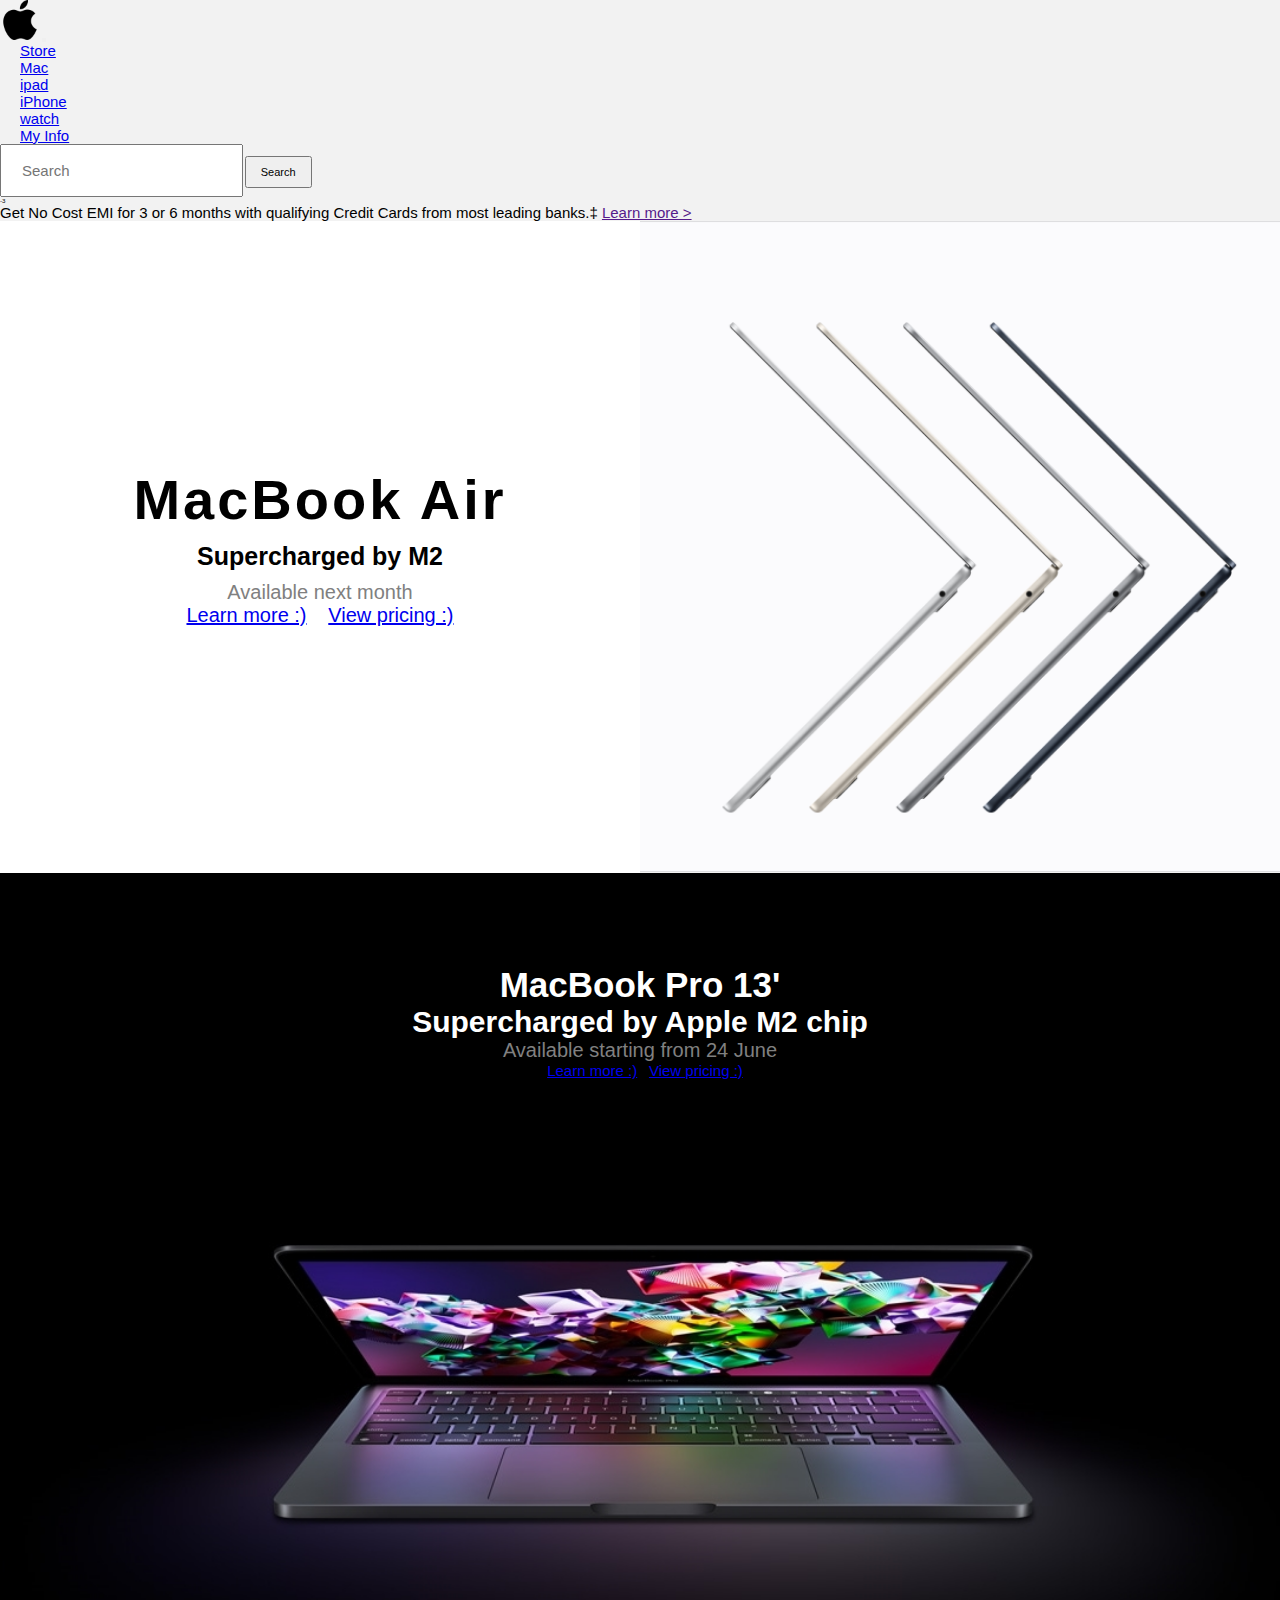
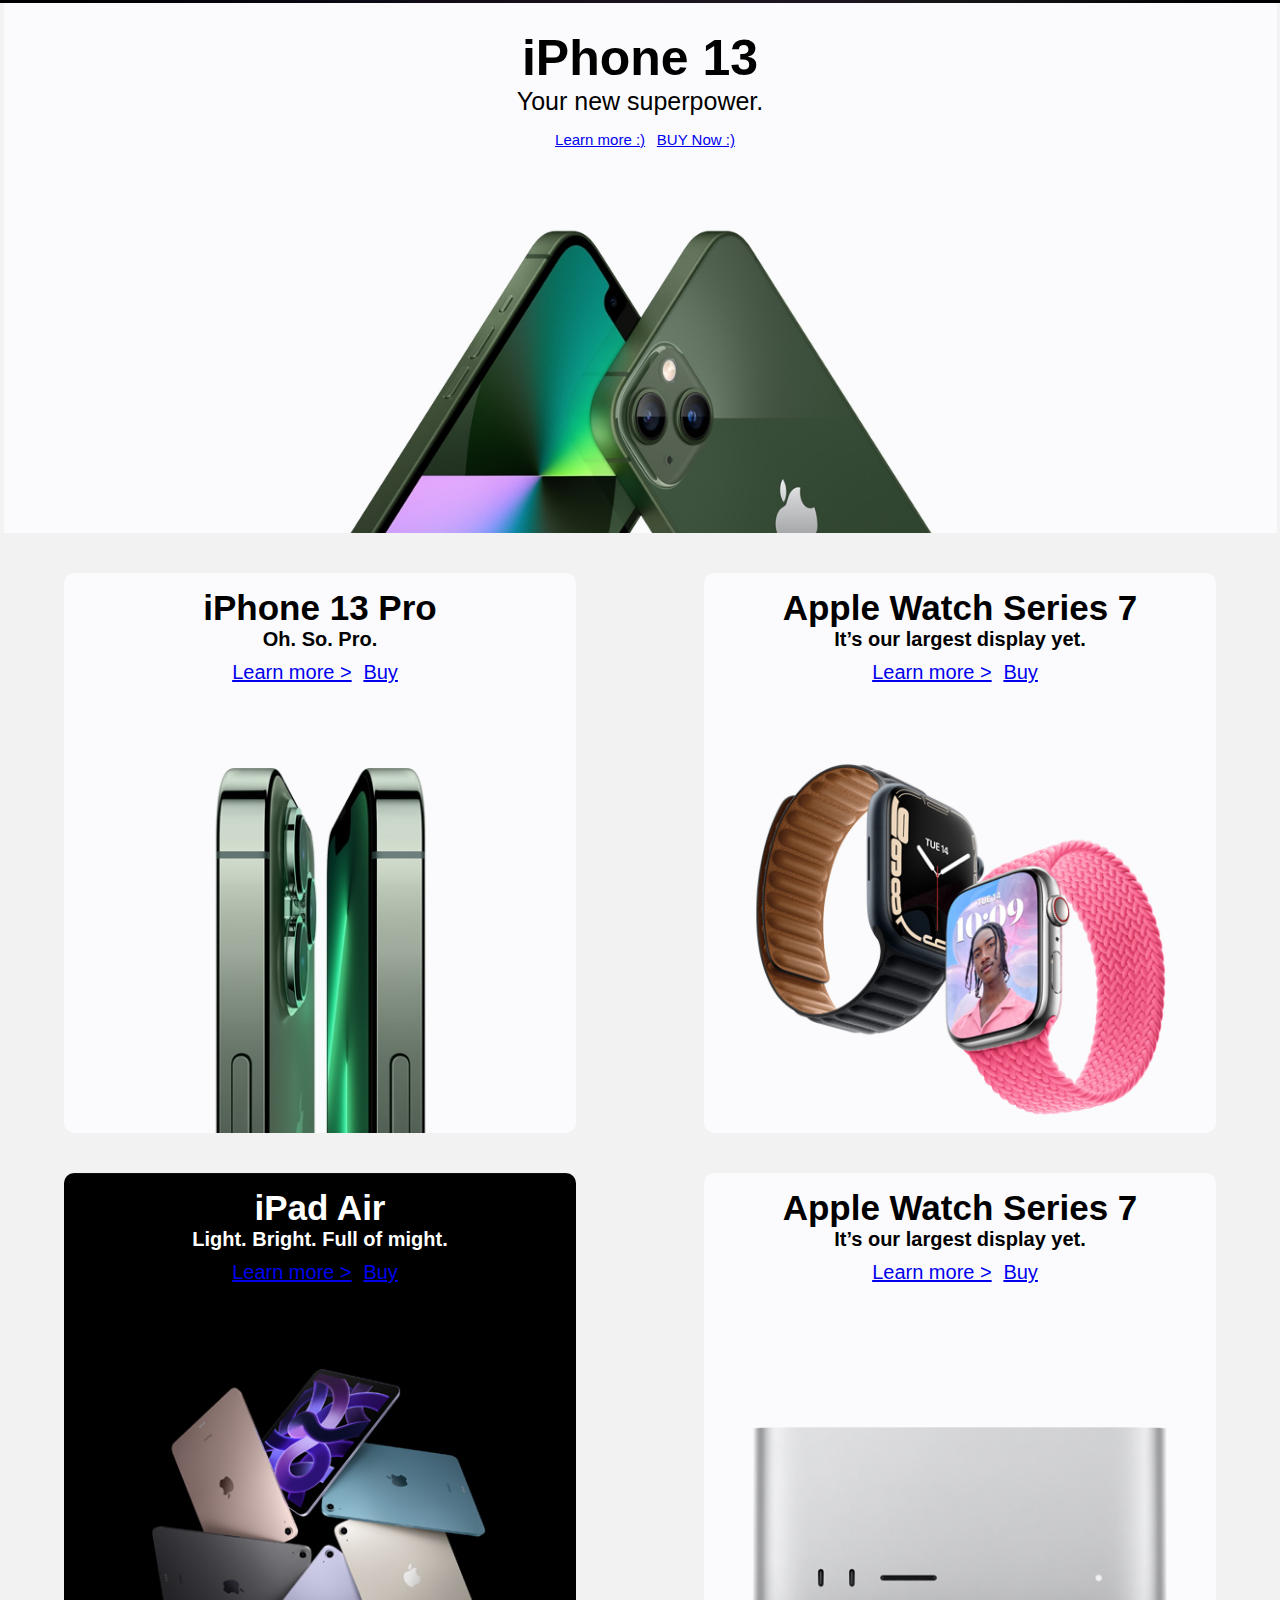
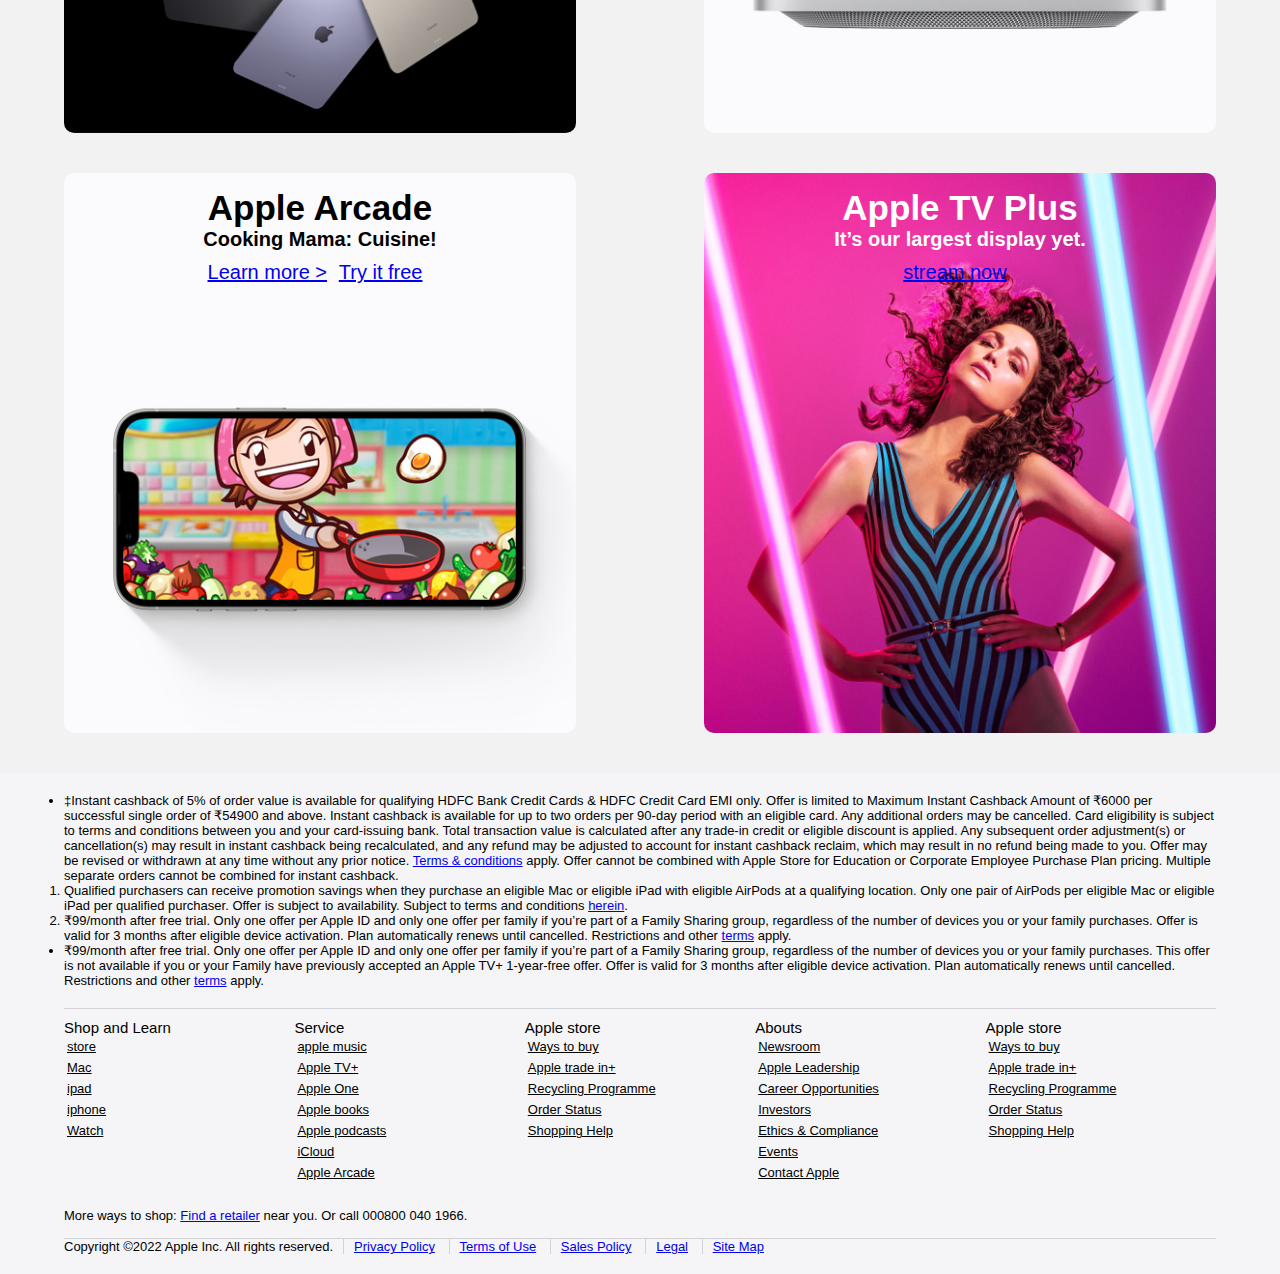
<file: index.html>
<!doctype html>
<html lang="en">
  <head>
    <meta charset="utf-8">
    <meta http-equiv="X-UA-Compatible" content="IE=edge">
    <meta name="viewport" content="width=device-width, initial-scale=1">
    <title> Apple (IN) </title>
    <link rel="stylesheet" href="https://cdn.jsdelivr.net/npm/bootstrap@4.6.1/dist/css/bootstrap.min.css" integrity="sha384-zCbKRCUGaJDkqS1kPbPd7TveP5iyJE0EjAuZQTgFLD2ylzuqKfdKlfG/eSrtxUkn" crossorigin="anonymous">
    <!-- from here the link are related font -->
    <link rel="preconnect" href="https://fonts.googleapis.com">
    <link rel="preconnect" href="https://fonts.gstatic.com" crossorigin>
    <link href="https://fonts.googleapis.com/css2?family=Bebas+Neue&display=swap" rel="stylesheet">
    <link rel="preconnect" href="https://fonts.googleapis.com">
    <link rel="preconnect" href="https://fonts.gstatic.com" crossorigin>
    <link href="https://fonts.googleapis.com/css2?family=Anton&display=swap" rel="stylesheet">
    <link rel="preconnect" href="https://fonts.googleapis.com">
    <link rel="preconnect" href="https://fonts.gstatic.com" crossorigin>
    <link href="https://fonts.googleapis.com/css2?family=Niramit:wght@300;400;600&display=swap" rel="stylesheet">
    <!-- The font styling ends here -->
    <link rel="stylesheet" href="./css/application.min.css">
  </head>
  <body>
    <header>
        <div class="main-head">
            <nav class="navbar  navbar-expand-lg navbar-light bg-light shadow">
                <div class="container">
                        <a class="navbar-brand" href="#"><img src="./images/iconmonstr-apple-os-1-240.png" width="40px" height="40px"></a>
                        <button class="navbar-toggler" type="button" data-toggle="collapse" data-target="#navbarNav" aria-controls="navbarNav" aria-expanded="false" aria-label="Toggle navigation">
                        <span class="navbar-toggler-icon"></span>
                        </button>
                        <div class="collapse navbar-collapse" id="navbarNav">
                          <div class="a-section d-flex">
                            <ul class="navbar-nav">
                              <li class="nav-item ">
                              <a class="nav-link active" href="index.html">Store</a>
                              </li>
                              <li class="nav-item">
                              <a class="nav-link active" href="./mac.html">Mac</a>
                              </li>
                              <li class="nav-item">
                              <a class="nav-link active" href="./ipad.html">ipad</a>
                              </li>
                              <li class="nav-item">
                              <a class="nav-link active" href="./iphone.html">iPhone</a>
                              </li>
                              <li class="nav-item">
                                <a class="nav-link active" href="./watch.html">watch</a>
                                </li>
                                <li class="nav-item">
                                  <a class="nav-link active" href="./info.html">My Info</a>
                              </li>
                          </ul>
                          </div>
                        
                          <div class="b-section ml-4">
                            <form class="form-inline">
                                <input  class="form-control mr-sm-2 padding-4" type="search" placeholder="Search" aria-label="Search">
                                <button class="btn btn-outline-success my-2 my-sm-0" type="submit">Search</button>
                            </form>
                          </div>
                        </div>
                </div>
            </nav>
        </div>
    </header>
      <!-- home img-1 start here -->
         <div class="main-container">
          -3      <div class="fst-para m-2 text-center">
                  <p class="comman-font p-1">Get No Cost EMI for 3 or 6 months with qualifying Credit Cards from most leading banks.‡ <a href=""> Learn more ></a> </p>
                </div>

                <div class="home-img-1">
                   <div class="data-1 center-all-data">
                       <div class="main-data">
                            <h2>MacBook Air</h2>
                            <h3>Supercharged by M2</h3>
                            <p class="subhead">Available next month</p>

                          <div class="a-tag pt-3">
                            <a href="#" class="link subhead">Learn more :)</a>
                            <a href="#" class="subhead link-1">View pricing :)</a>
                        </div>
                       </div>
                      
                      </div>   
                       <div class="img1">
                            <img src="./images/home-imgs/hero_macbookair__el7scava26mq_large-main-1-new.png" alt="" srcset="">
                       </div>
                </div>

                 <!-- home img-1 end here -->


                  <!-- home img-2start here -->

                <div class="home-img-2 responsive-img">
                     <div class="img-2 data-2">
                         <h2 class="headline">MacBook Pro 13'</h2>
                         <h3>Supercharged by Apple M2 chip</h3>
                         <p>Available starting from 24 June</p>
                            <div class="a-tag pt-3">
                              <a href="#" class="link">Learn more :)</a>
                              <a href="#" class=" link-1 link">View pricing :)</a>
                          </div>
                     </div>
                </div>

                 <!-- home img-3 start here -->

                <div class="home-img-3 mt-5 responsive-img-3 responsive-img-540">
                   <div class="data-3">
                      <h2 class="iPhone-hedding">iPhone 13</h2> 
                      <p class="super-para">Your new superpower.</p>
                   <div class="a-tag">
                        <a href="#" class="link">Learn more :)</a>
                        <a href="#" class=" link-1 link">BUY Now :)</a>
                    </div>
                </div>
              </div>

               <!-- home img-3 end here -->
         </div>

         <!-- ==============================================
                  col-1 start here for  main-shop-home
          =================================================-->
         <div class="main-shop-home">
                <div class="iphone-phone img-size responsive-size">
                  <h4 class="headline">iPhone 13 Pro</h4>
                  <h5 class="subhead">Oh. So. Pro.</h5>
                  <div class="cta-links">
                    <a class="icon icon-after" href="#">Learn more ></a>
                    <a class="icon icon-after" href="#">Buy</a>
                  </div>
                </div>

                <div class="watch img-size responsive-size">
                  <!-- <h4 class="headline">iPhone 13 Pro</h4> -->
                    <h4 class="headline">
                      <span class="visuallyhidden">Apple Watch Series 7</span>
                    </h4>
                    <h5 class="subhead">It’s our largest display yet.</h5>
                  <div class="cta-links">
                    <a class="icon icon-after" href="#">Learn more ></a>
                    <a class="icon icon-after" href="#">Buy</a>
                  </div>
                </div>
         </div>

          <!-- ==============================================
                  col-2 start here for  main-shop-home
          =================================================-->

         <div class="main-shop-home">
          <div class="ipad-img img-size responsive-size">
            <h4 class="headline headline-new">iPad Air</h4>
            </h4>
            <h5 class="subhead headline-new">Light. Bright. Full of might.</h5>
            <div class="cta-links">
              <a class="icon icon-after" href="#">Learn more ></a>
              <a class="icon icon-after" href="#">Buy</a>
            </div>
          </div>

          <div class="mac-img img-size responsive-size">
            <!-- <h4 class="headline">iPhone 13 Pro</h4> -->
              <h4 class="headline"> Apple Watch Series 7 </h4>
              <h5 class="subhead">It’s our largest display yet.</h5>
            <div class="cta-links">
              <a class="icon icon-after" href="#">Learn more ></a>
              <a class="icon icon-after" href="#">Buy</a>
            </div>
          </div>
   </div>

    <!-- ==============================================
                  col-3 start here for  main-shop-home
          =================================================-->

   <div class="main-shop-home">
      <div class="cooking-img img-size responsive-size">
           <h4 class="headline">Apple Arcade</h4>
           <h5 class="subhead">Cooking Mama: Cuisine!</h5>
       <div class="cta-links">
          <a class="icon icon-after" href="#">Learn more ></a>
          <a class="icon icon-after" href="#">Try it free</a>
       </div>
    </div>

    <div class="promo-img img-size responsive-size">
              <h4 class="headline headline-new "> Apple TV Plus </h4>
              <h5 class="subhead headline-new">It’s our largest display yet.</h5>

          <div class="cta-links">
            <a class="icon icon-after" href="#">stream now</a>
         </div>
         
    </div>
</div>

 <!-- ==============================================
                  footer start here for  info
          =================================================-->


          <footer class="main-footer">
               <div class="foot-body">
                    <ul>
                      <li class="foot-note-0 main">‡Instant cashback of 5% of order value is available for
                         qualifying HDFC Bank Credit Cards &amp; HDFC Credit Card EMI only. Offer is
                         limited to Maximum Instant Cashback Amount of ₹6000 per successful single order
                         of ₹54900 and above. Instant cashback is available for up to two orders per 90-day
                          period with an eligible card. Any additional orders may be cancelled. Card eligibility
                           is subject to terms and conditions between you and your card-issuing bank. Total transaction 
                           value is calculated after any trade-in credit or eligible discount is applied. Any subsequent
                            order adjustment(s) or cancellation(s) may result in instant cashback being recalculated, and 
                            any refund may be adjusted to account for instant cashback reclaim, which may result in no refund 
                            being made to you. Offer may be revised or withdrawn at any time without any prior notice.
                             <a href="#">Terms &amp; conditions</a> apply. Offer cannot be combined with Apple&nbsp;Store
                             for Education or Corporate Employee Purchase Plan pricing. Multiple separate orders cannot be 
                             combined for instant cashback.
                       </li>
                   </ul> 
                    <ol>
                        <li class="footnote-1 main">
                           Qualified purchasers can receive promotion savings when they purchase an eligible Mac or eligible iPad 
                           with eligible AirPods at a qualifying location. Only one pair of AirPods per eligible Mac or eligible
                            iPad per qualified purchaser. Offer is subject to availability. Subject to terms and conditions 
                            <a href="#">herein</a>.
                       </li>
                       <li class="footnote-2 main">₹99/month after free trial. Only one offer per Apple ID and only one offer per family if you’re
                         part of a Family Sharing group, regardless of the number of devices you or your family purchases. Offer is valid for 3 months
                          after eligible device activation. Plan automatically renews until cancelled. Restrictions and other
                           <a href="#">terms</a>&nbsp;apply.</li>
                     
                  </ol>
                  <ul>
                     <li class="main last-line">₹99/month after free trial. Only one offer per Apple ID and only one offer per family if you’re part of a Family Sharing group, regardless of the number of devices you or your family purchases. This offer is not available if you or your Family have previously accepted an Apple TV+ 1-year-free offer. Offer is valid for 3 months after eligible device activation. Plan automatically renews until cancelled. Restrictions and other <a href="/in/promo/">terms</a>&nbsp;apply.</li>
                  </ul>


                  <nav class="foot-nav">
                       <div class="col-one">
                           <ul class="un-list">
                              <p class="heding-ft main">Shop and Learn</p>
                                 <li class="link-nav main">
                                     <a href="#">store</a>
                                 </li>
                                 <li class="link-nav main">
                                  <a href="#">Mac</a>
                              </li>
                              <li class="link-nav main">
                                <a href="#">ipad</a>
                            </li>
                               <li class="link-nav main">
                                   <a href="#">iphone</a>
                                </li>
                                <li class="link-nav main">
                                    <a href="#">Watch</a>
                                </li>
                           </ul>
                           <ul class="un-list">
                            <p class="heding-ft main">Service</p>
                               <li class="link-nav main">
                                   <a href="#">apple music</a>
                               </li>
                               <li class="link-nav main">
                                <a href="#">Apple TV+</a>
                            </li>
                            <li class="link-nav main">
                              <a href="#">Apple One</a>
                          </li>
                             <li class="link-nav main">
                                 <a href="#">Apple books</a>
                              </li>
                              <li class="link-nav main">
                                  <a href="#">Apple podcasts</a>
                              </li>
                              <li class="link-nav main">
                               <a href="#">iCloud</a>
                           </li>
                           <li class="link-nav main">
                             <a href="#">Apple Arcade</a>
                         </li>
                         </ul>
                       </div>

                   <!-- col-2 start here -->

                       <div class="col-one col-two">
                        <ul class="un-list">
                           <p class="heding-ft main">Apple store</p>
                              <li class="link-nav main">
                                  <a href="#">Ways to buy</a>
                              </li>
                              <li class="link-nav main">
                               <a href="#">Apple trade in+</a>
                           </li>
                           <li class="link-nav main">
                             <a href="#">Recycling Programme</a>
                         </li>
                            <li class="link-nav main">
                                <a href="#">Order Status</a>
                             </li>
                             <li class="link-nav main">
                                 <a href="#">Shopping Help</a>
                             </li>
                        </ul>

                        <ul class="un-list">
                          <p class="heding-ft main">Abouts</p>
                             <li class="link-nav main">
                                 <a href="#">Newsroom</a>
                             </li>
                             <li class="link-nav main">
                              <a href="#">Apple Leadership</a>
                          </li>
                          <li class="link-nav main">
                            <a href="#">Career Opportunities</a>
                        </li>
                           <li class="link-nav main">
                               <a href="#">Investors</a>
                            </li>
                            <li class="link-nav main">
                                <a href="#"> Ethics & Compliance</a>
                            </li>
                            <li class="link-nav main">
                             <a href="#">Events</a>
                         </li>
                         <li class="link-nav main">
                           <a href="#">Contact Apple</a>
                       </li>
                       </ul>
                    </div>


                    <div class="col-last col-one">
                      <ul class="un-list">
                         <p class="heding-ft main">Apple store</p>
                            <li class="link-nav main">
                                <a href="#">Ways to buy</a>
                            </li>
                            <li class="link-nav main">
                             <a href="#">Apple trade in+</a>
                         </li>
                         <li class="link-nav main">
                           <a href="#">Recycling Programme</a>
                       </li>
                          <li class="link-nav main">
                              <a href="#">Order Status</a>
                           </li>
                           <li class="link-nav main">
                               <a href="#">Shopping Help</a>
                           </li>
                      </ul>
                    </div>
                  </nav>

                  <div class="footer-contact foot-body1">
                    More ways to shop: <a href="#">Find a retailer</a> near you.
                     <span class="number">Or call 000800&nbsp;040&nbsp;1966.</span>
                  </div>
               </div>

               <div class="footer-main-last pt-3">
               <p class="copyright">
                 Copyright ©2022
                 Apple Inc. All rights reserved.
               </p> 
              
                <div class="footer-links-last">
                  <a class="footer-link" href="#">Privacy Policy</a>
                  <a class="footer-link" href="#">Terms of Use</a>
                  <a class="footer-link" href="#">Sales Policy</a>
                  <a class="footer-link" href="#">Legal</a>
                  <a class="footer-link" href="#">Site Map</a>
                </div>
              </div>


               
          </footer>

  
    <script src="https://cdn.jsdelivr.net/npm/jquery@3.5.1/dist/jquery.slim.min.js" integrity="sha384-DfXdz2htPH0lsSSs5nCTpuj/zy4C+OGpamoFVy38MVBnE+IbbVYUew+OrCXaRkfj" crossorigin="anonymous"></script>
    <script src="https://cdn.jsdelivr.net/npm/bootstrap@4.6.1/dist/js/bootstrap.bundle.min.js" integrity="sha384-fQybjgWLrvvRgtW6bFlB7jaZrFsaBXjsOMm/tB9LTS58ONXgqbR9W8oWht/amnpF" crossorigin="anonymous"></script>

    <script src="./js/apple.js"></script>
  </body>
</html>
</file>
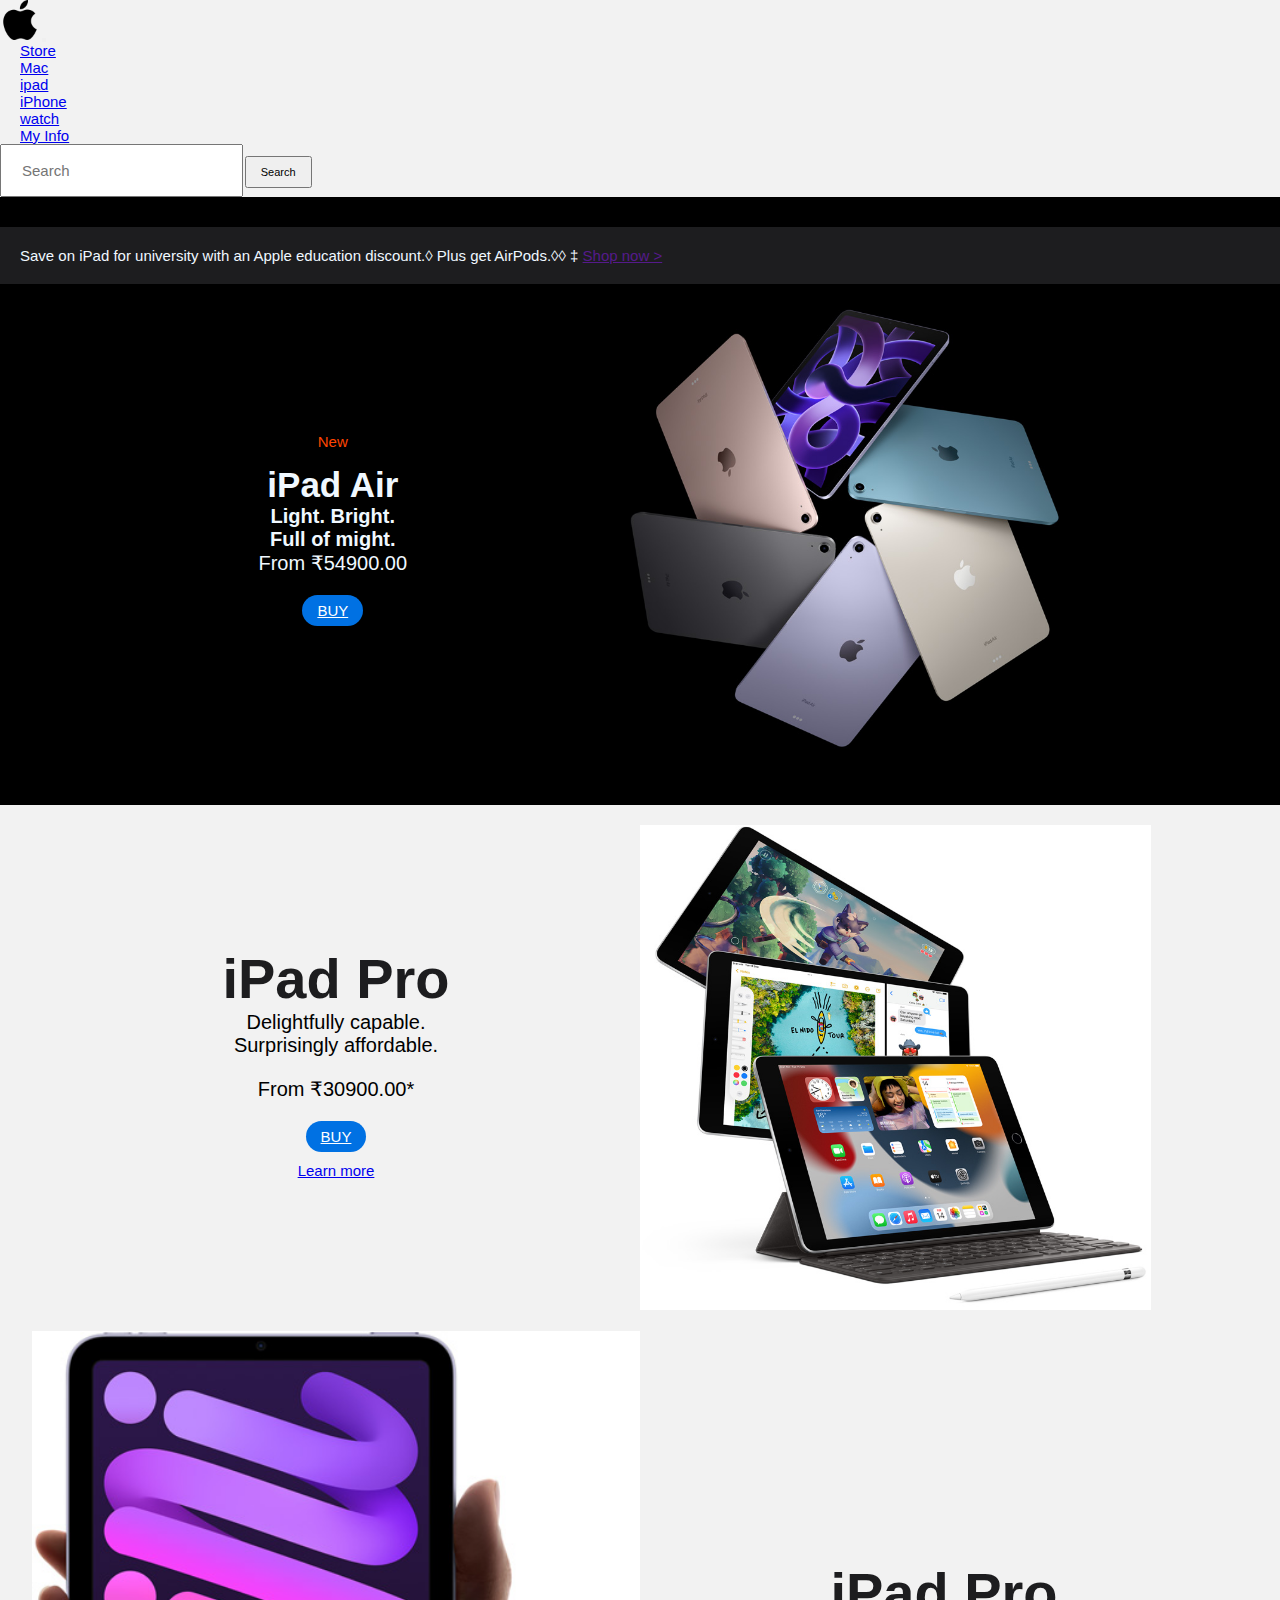
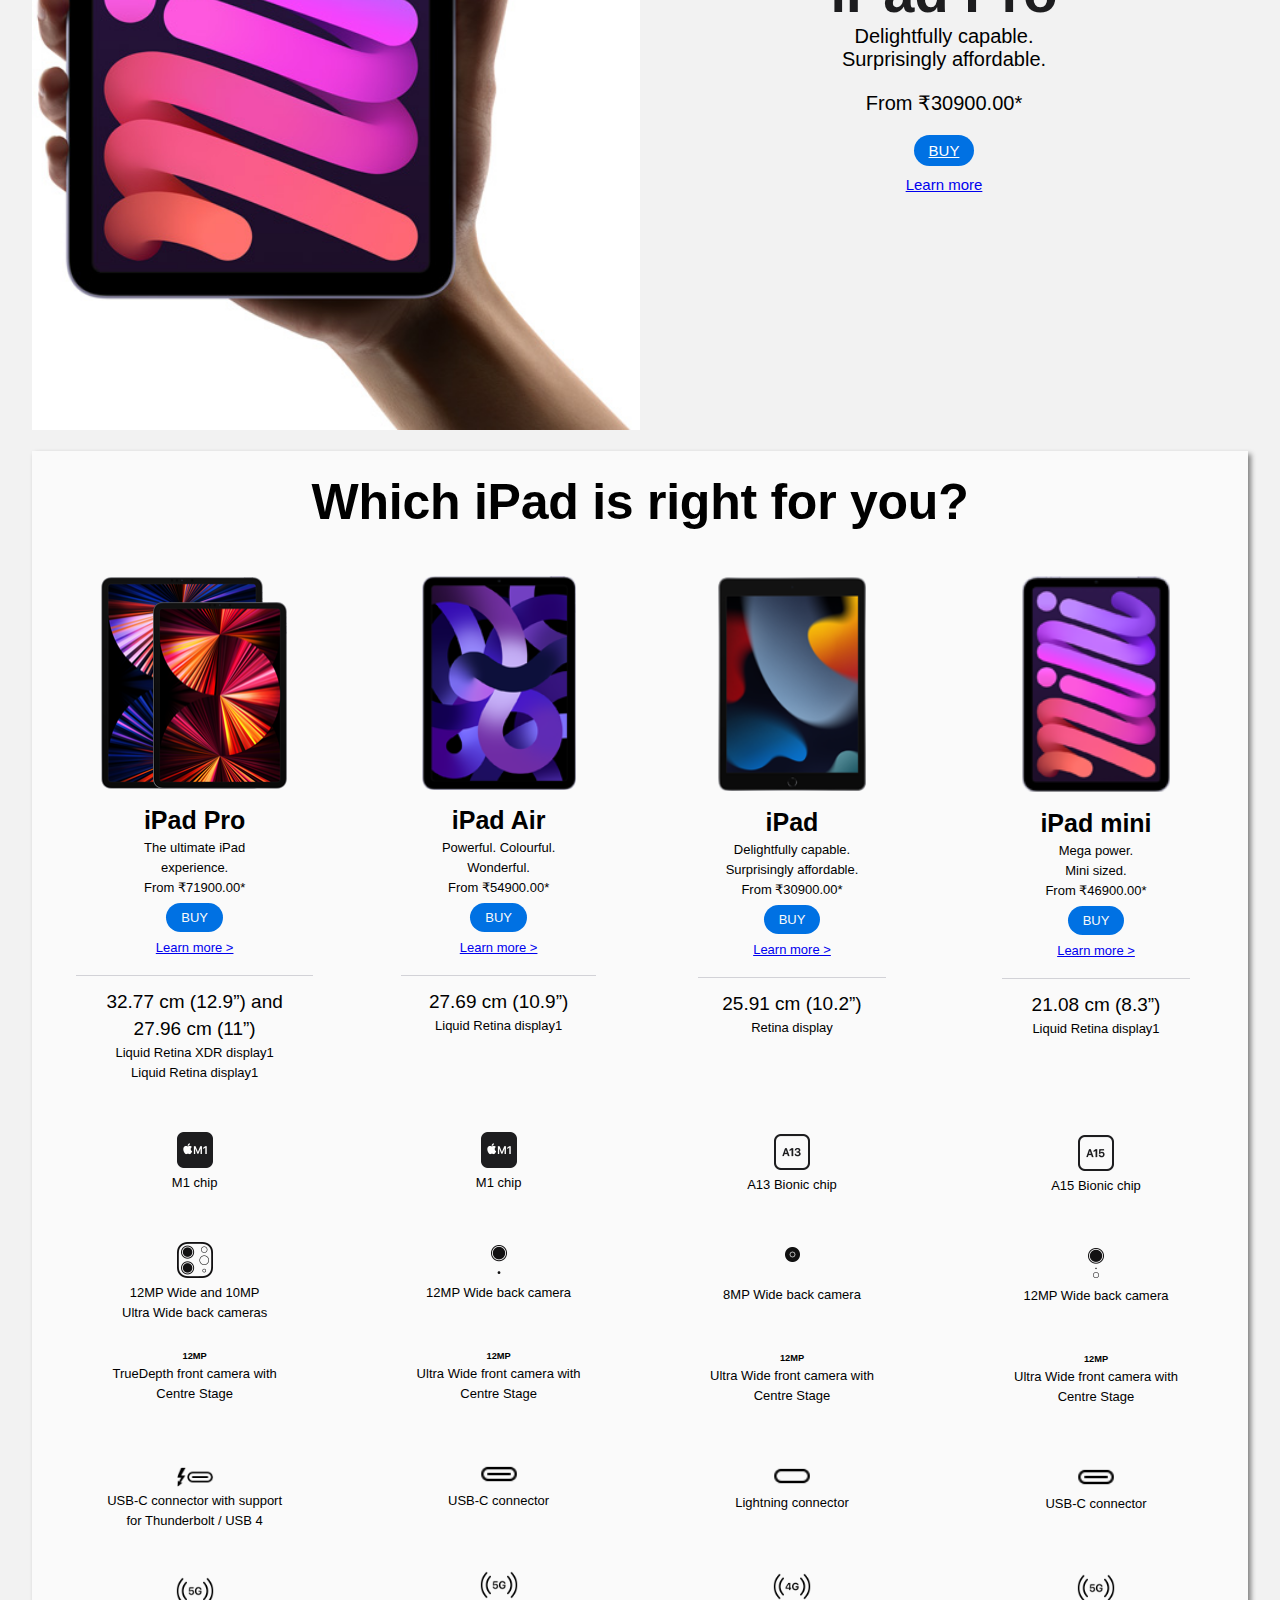
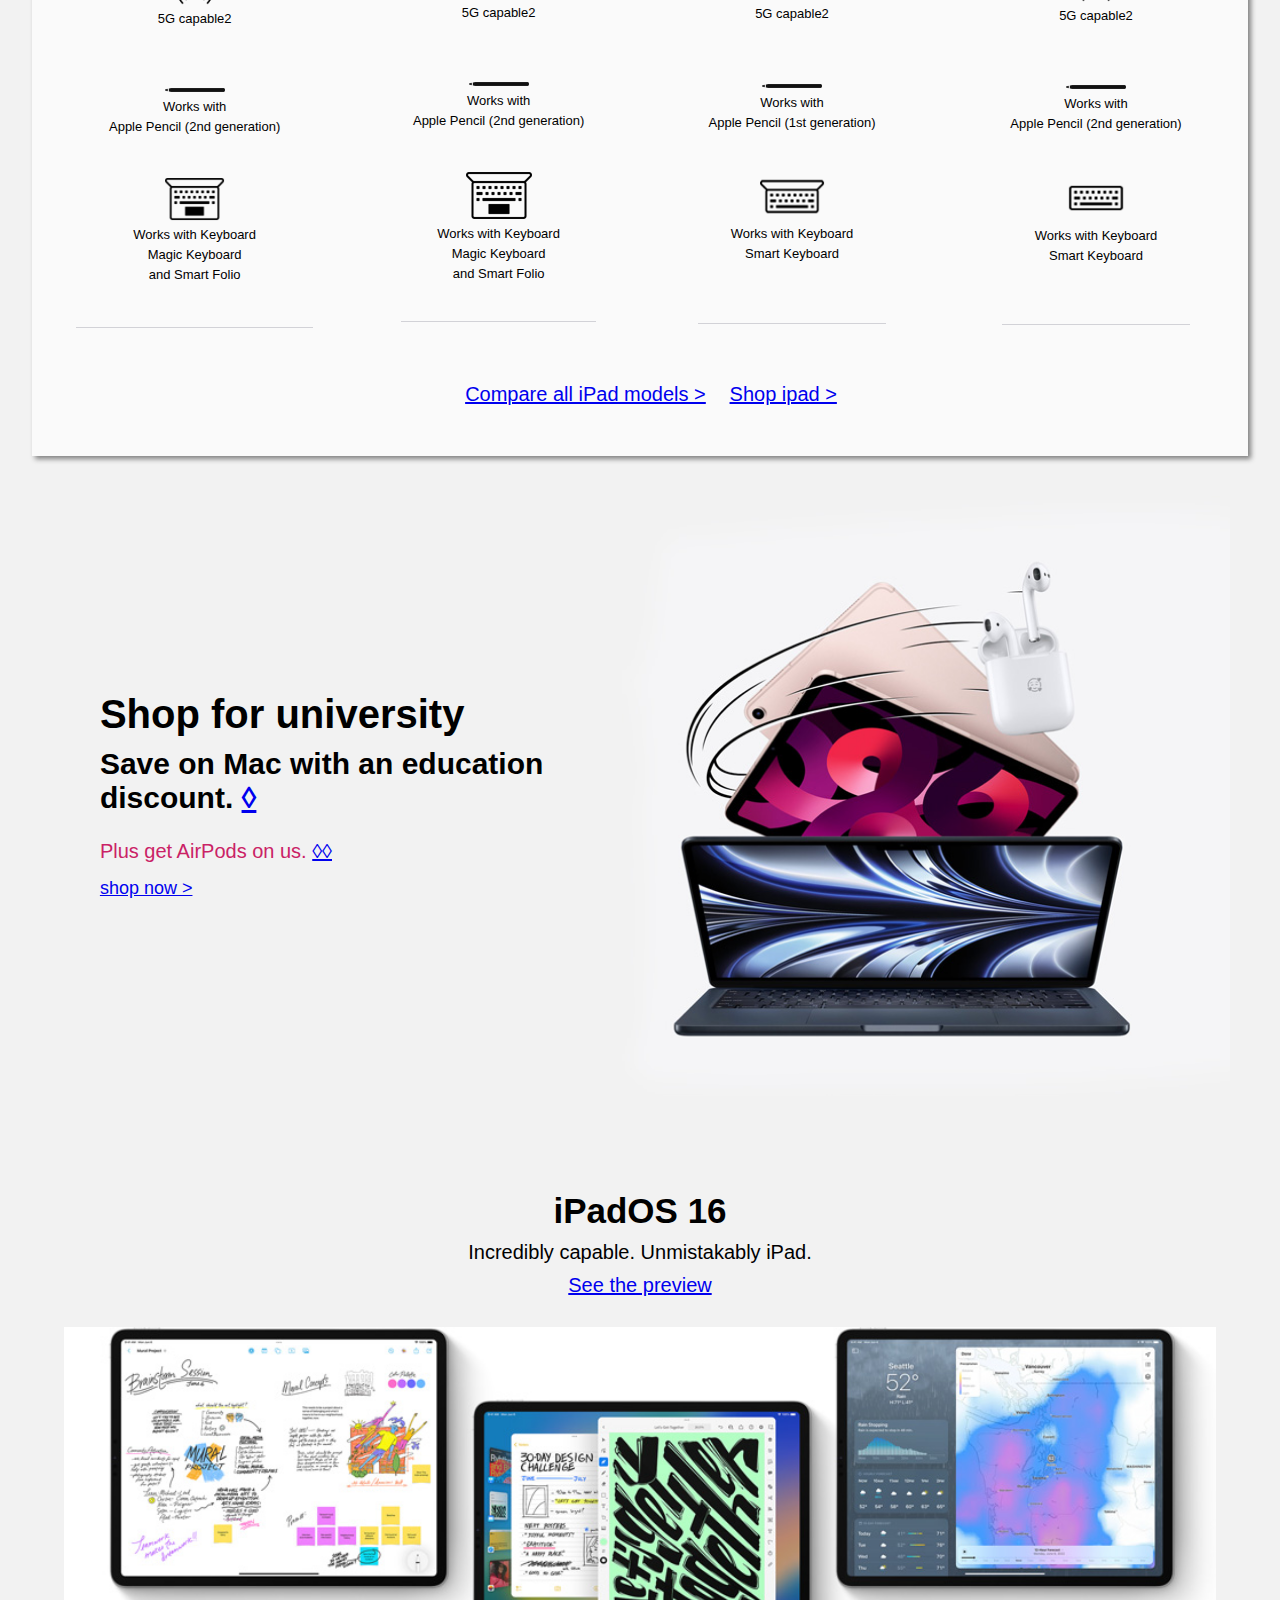
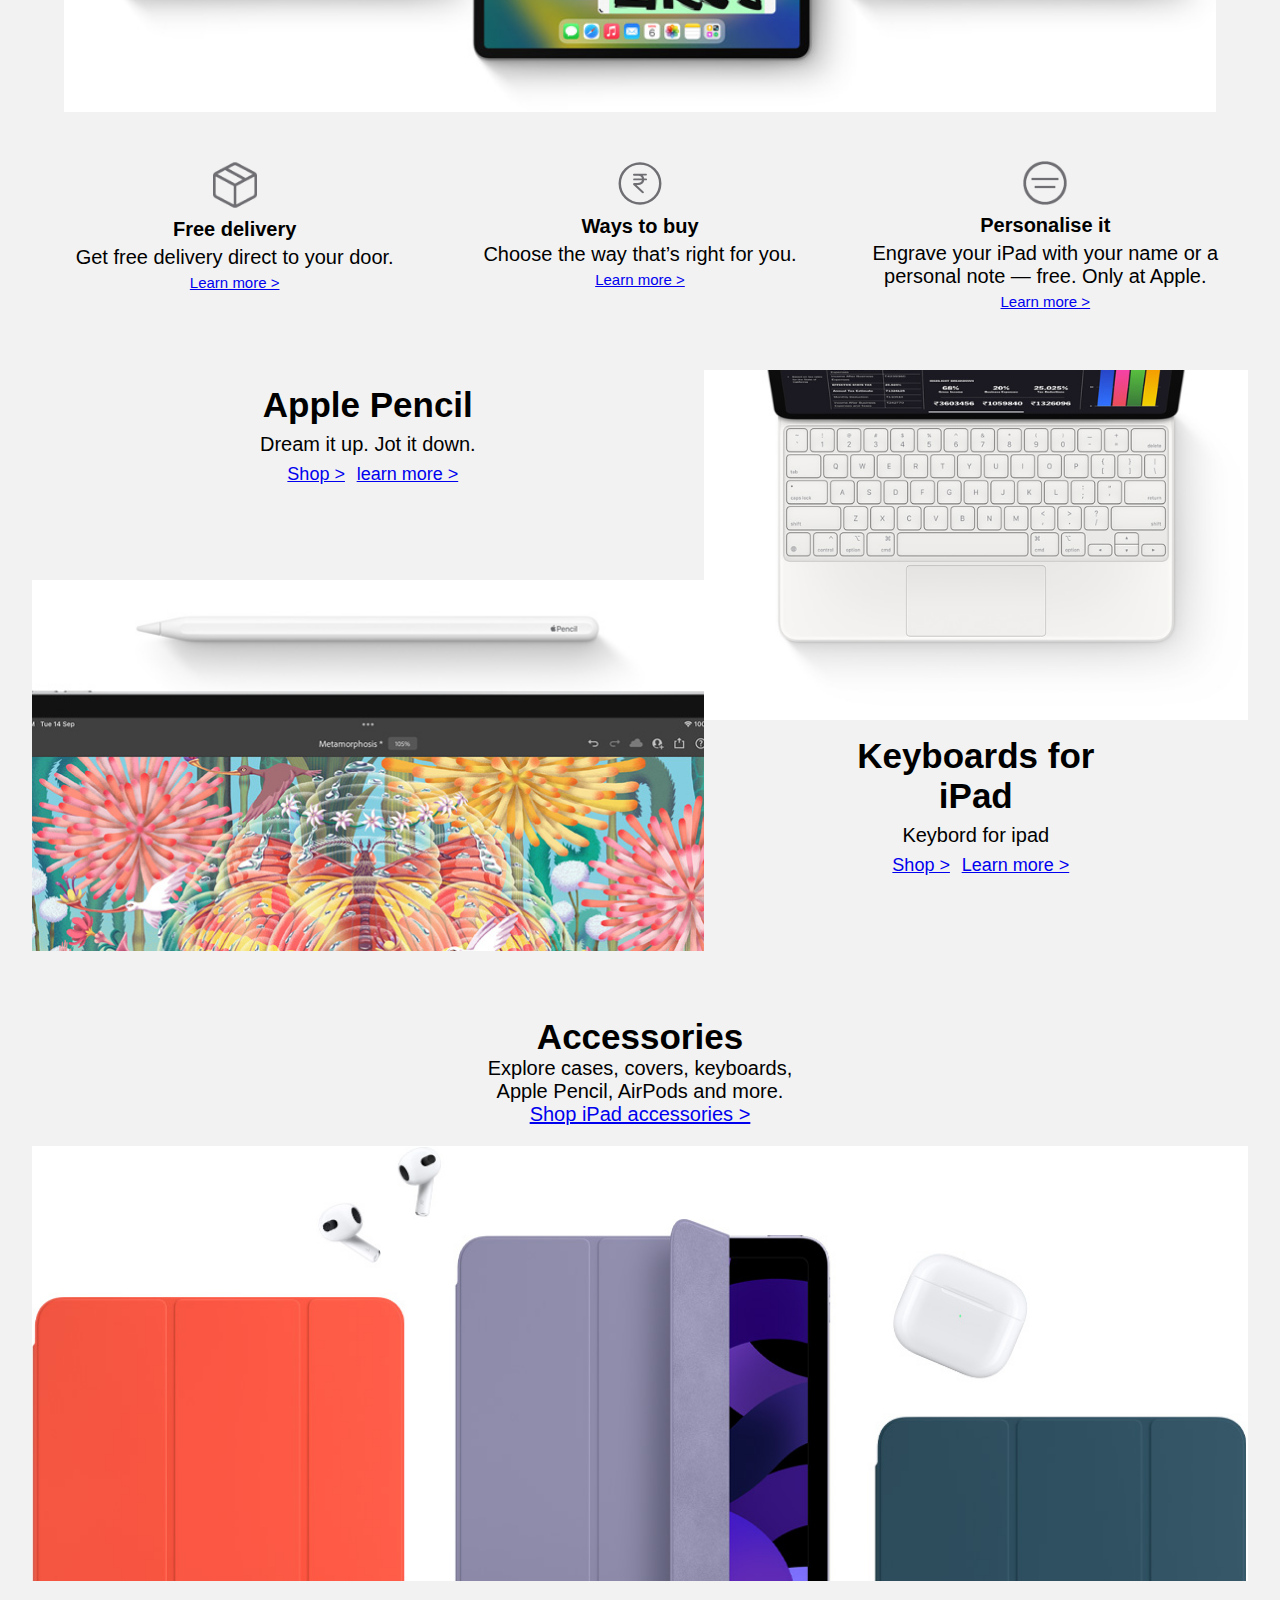
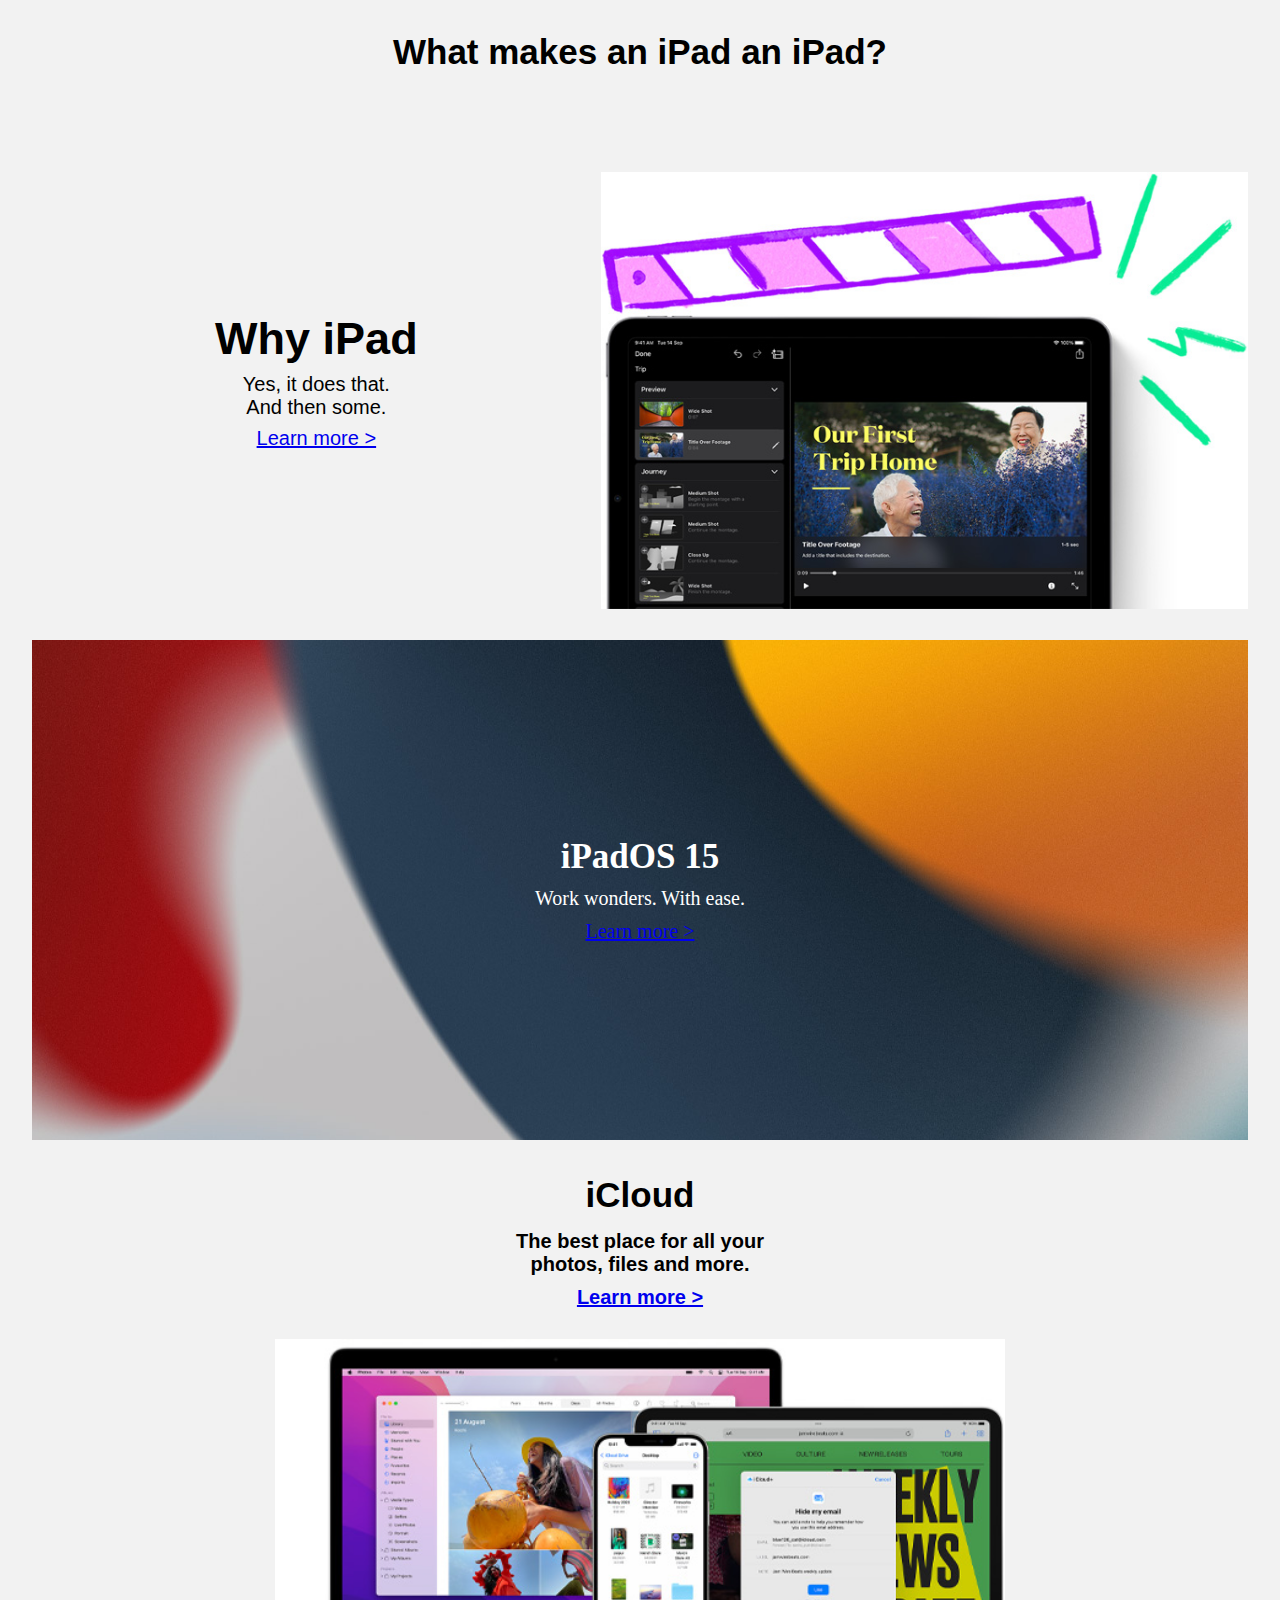
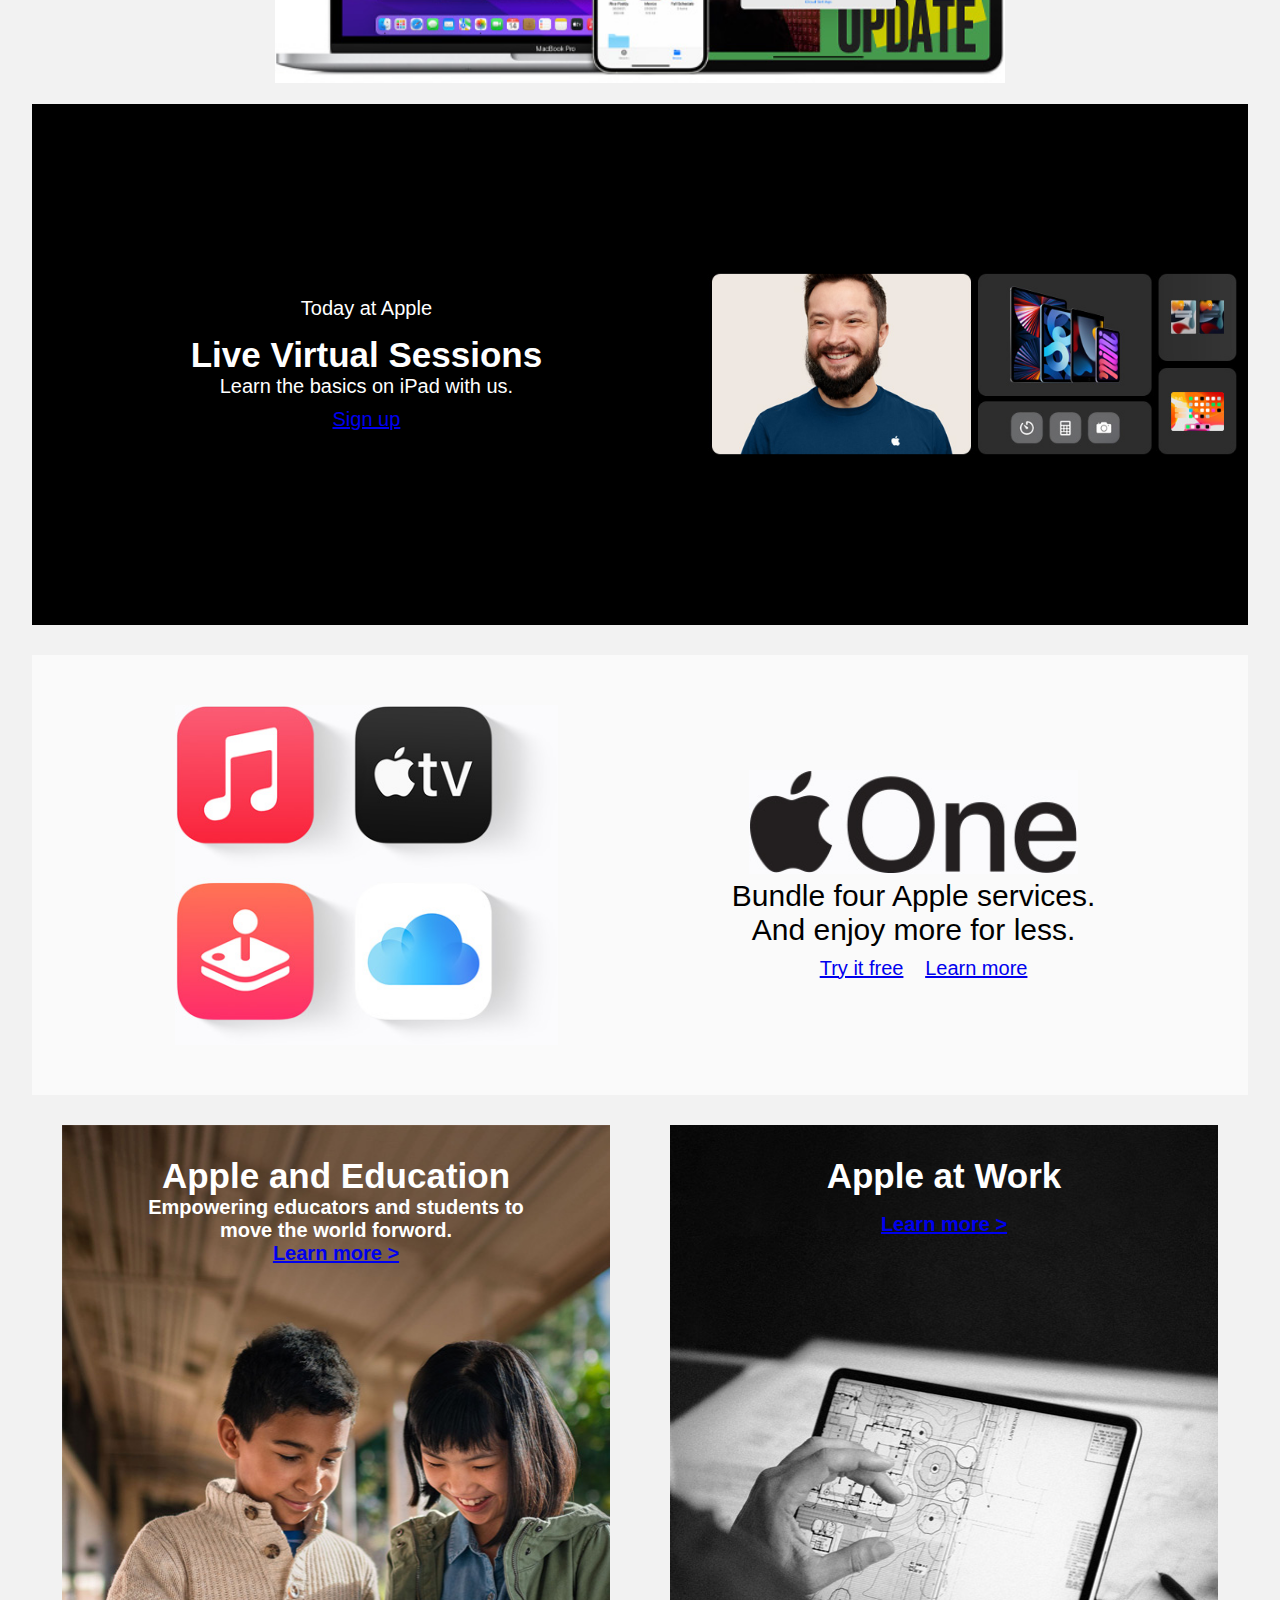
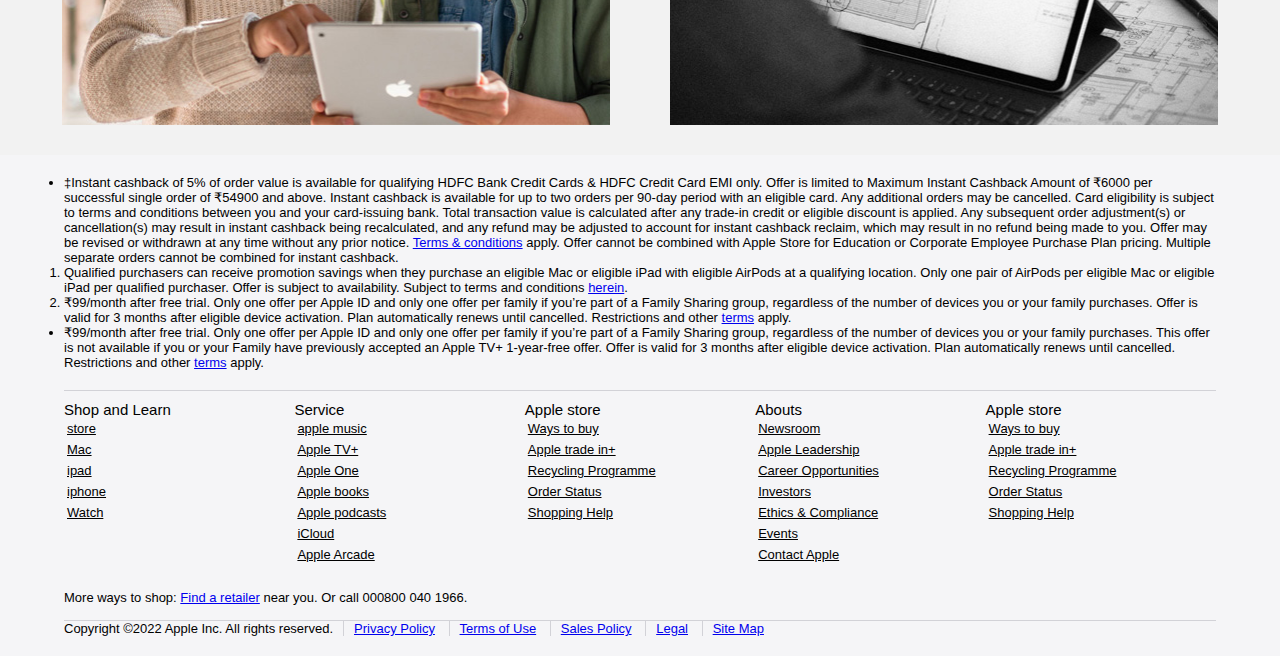
<file: ipad.html>
<!DOCTYPE html>
<html lang="en">
<head>
  <meta charset="UTF-8">
  <meta http-equiv="X-UA-Compatible" content="IE=edge">
  <meta name="viewport" content="width=device-width, initial-scale=1.0">
    <title>iPad - Apple (IN)</title>
    <link rel="stylesheet" href="https://cdn.jsdelivr.net/npm/bootstrap@4.6.1/dist/css/bootstrap.min.css" integrity="sha384-zCbKRCUGaJDkqS1kPbPd7TveP5iyJE0EjAuZQTgFLD2ylzuqKfdKlfG/eSrtxUkn" crossorigin="anonymous">
    <link rel="stylesheet" href="css/application.min.css">
</head>
<body>


    <header>
        <div class="main-head">
            <nav class="navbar  navbar-expand-lg navbar-light bg-light shadow">
                <div class="container">
                        <a class="navbar-brand" href="#"><img src="./images/iconmonstr-apple-os-1-240.png" width="40px" height="40px"></a>
                        <button class="navbar-toggler" type="button" data-toggle="collapse" data-target="#navbarNav" aria-controls="navbarNav" aria-expanded="false" aria-label="Toggle navigation">
                        <span class="navbar-toggler-icon"></span>
                        </button>
                        <div class="collapse navbar-collapse" id="navbarNav">
                          <div class="a-section d-flex">
                            <ul class="navbar-nav">
                              <li class="nav-item ">
                                <a class="nav-link active" href="index.html">Store</a>
                              </li>
                              <li class="nav-item">
                                <a class="nav-link active" href="./mac.html">Mac</a>
                              </li>
                              <li class="nav-item">
                                <a class="nav-link active" href="./ipad.html">ipad</a>
                              </li>
                              <li class="nav-item">
                                <a class="nav-link active" href="./iphone.html">iPhone</a>
                              </li>
                              <li class="nav-item">
                                <a class="nav-link active" href="./watch.html">watch</a>
                                </li>
                                <li class="nav-item">
                                  <a class="nav-link active" href="./info.html">My Info</a>
                              </li>
                          </ul>
                          </div>
                        
                          <div class="b-section ml-4">
                            <form class="form-inline">
                                <input  class="form-control mr-sm-2 padding-4" type="search" placeholder="Search" aria-label="Search">
                                <button class="btn btn-outline-success my-2 my-sm-0" type="submit">Search</button>
                            </form>
                          </div>
                        </div>
                </div>
            </nav>
        </div>
    </header>

    <!-- ======================================
            header section end here
        ======================================== -->
        
     <section class=" main-container  ipad-main-body">
        <div class="fst-para text-center comman-font mt-3">
            <p>   Save on iPad for university with an Apple education discount.◊ Plus get AirPods.◊◊ ‡ <a href=""> Shop now ></a> </p>
       </div>
        <div class="ipad-main">
           

          <div class="ipad-air">
               <span class="new">New</span>
               <h1 class="headline">iPad Air</h1>
               <h2>  Light. Bright.</h2>
               <h2>Full of might.</h2>
              <p class="subhead ipad-price">From ₹54900.00</p>
             <button  class="btn-ipad">
              <a href="#">BUY</a>  
             </button> 
              
          </div>

          <div class="ipad-img">
            <img src="./images/ipad-img/ipads/ipad-air-large.jpg" alt="ipad-air" srcset="">
          </div>

        </div>
    </section>


     <!-- ======================================
            ipad pro section end here
        ======================================== -->


        <section>
          <div class="large-ipad-body icloud-comman bg-white">
           
            <div class="comman-data large-ipad-data center-data-ipad">
                  <h1 class="ipad-headding">iPad Pro</h1>

                  <p class="ipad-para">Delightfully capable. </p>

                  <p class="ipad-para">Surprisingly affordable.</p> 

                  <p class="price-para">From ₹30900.00*</p>
                  <button  class="btn-ipad">
                    <a href="#">BUY</a>  
                  </button>
                  <a href="#" class="more">Learn more</a>     
            </div>
            
            <div class="img-large">
                <img class="img-main" src="./images/ipad-img/ipads/ipad-large.jpg" alt="ipad-large" srcset="">
                <img  class="large-responsive" src="./images/ipad-img/ipads/ipad-large-responsive.jpg" alt="" srcset="">
            </div>
            
          </div>

        </section>

         <!-- ======================================
            ipad-large section end here
        ======================================== -->


        <div class="main-ipad-mini  p-4 icloud-comman bg-white">
             <div class="ipad-mini-img">
                 <img src="./images/ipad-img/ipads/ipad-mini/ipad-mini.jpg" alt="" srcset="">      
            </div>

            <div class="comman-data ipad-mini center-data-ipad">
              <h1 class="ipad-headding">iPad Pro</h1>

              <p class="ipad-para">Delightfully capable. </p>

              <p class="ipad-para">Surprisingly affordable.</p> 

              <p class="price-para">From ₹30900.00*</p>
              <button  class="btn-ipad">
                <a href="#">BUY</a>  
              </button>
              <a href="#" class="more">Learn more</a>    

            </div>
        </div>


      <!-- ======================================
          ipad-large section end here
      ======================================== -->

      <section>
        <div class="main-ipad-shoping">

        <div class="heading ipad-headding">
          <h2 class="air-head">Which iPad is right for you?</h2>
        </div>
           
        <div class="shoping-body">
             
             <div class="row-ipad-pro">

                <!-- ================================
                              col-1
                      =================================== -->
                 <div class="img-pro main-ipad comman-width-ipad">
                    <img src="./images/ipad-img/ipad-shoping/compare-ipad-pro.png" alt="" srcset="">

                    <div class="pro-ipad-data">
                          <h3 class="shoping-hedding">
                            iPad Pro
                          </h3>
                          <p>The ultimate iPad</p>
                          <p>  experience.</p>
                          <P> From ₹71900.00*</P>
                          <p class="btn-shop"> <a class="btn-ipad" href="#">BUY</a> </p>  
                          <p> <a href="#">Learn more ></a>  </p>    
                    </div>

                    <div class="main-display">
                        <p class="para-hedline">32.77 cm (12.9”) and</p>
                        <p class="para-hedline"> 27.96 cm (11”)</p>
                        <p> Liquid Retina XDR display1</p>
                        <p>  Liquid Retina display1</p>
                    </div>

                    <div class="m-chip-comman">
                      <img src="./images/ipad-img/ipad-shoping/apple-chip/compare-m1-large.png" alt="" srcset="">
                      <p>M1 chip</p>
                    </div>


                    <div class="camera-main m-chip-comman">
                      <img src="./images/ipad-img/camera/camera-12mp-large.png" alt="" srcset="">
                      <p>12MP Wide and 10MP</p>
                      <p> Ultra Wide back cameras</p>
                    </div>

                    <div class="m-chip-comman">
                      <h2>12MP</h2>
                      <p> TrueDepth front camera with </p>
                      <p> Centre Stage</p>
                    </div>


                    <div class="m-chip-comman ultra-camera">
                      <img src="./images/ipad-img/USB/compare-usbc-thunderbolt.png" alt="" srcset="">
                      <p>USB-C connector with support</p>
                      <p> for Thunderbolt / USB 4</p>
                    </div>

                    <div class="m-chip-comman internet">
                      <img src="./images/ipad-img/internet/compare-cellular-5g.png " alt="" srcset="">
                      <p class="pt-3 int-para">5G capable2</p>
                    </div>
                    
                    <div class="m-chip-comman pencil">
                      <img src="./images/ipad-img/pencil/compare-pencil.png" alt="" srcset="">
                      <p>Works with</p>
                      <p>  Apple Pencil (2nd generation)</p>
                    </div>


                    <div class="Keyboard">
                      <img class="img-magic" src="./images/ipad-img/Keyboard/compare-magic-keyboard.png" alt="" srcset="">
                      <p>Works with Keyboard </p>
                      <p>  Magic Keyboard </p>
                      <p>and Smart Folio</p>
                    </div>
                    
                   
                 </div>

                 

                 <!-- ================================
                              col-2
                      =================================== -->

                 <div class="img-pro ipad-air comman-width-ipad">
                      <img src="./images/ipad-img/ipad-shoping/compare-ipad-air.png" alt="" srcset="">

                  <div class="pro-ipad-data">
                    <h3 class="shoping-hedding">
                      iPad Air 
                    </h3>

                    <p>Powerful. Colourful.</p>
                    <p> Wonderful. </p>
                    <P> From ₹54900.00*</P>

                      <p class="btn-shop"> <a class="btn-ipad" href="#">BUY</a> </p>  
                      <p> <a href="#">Learn more ></a>  </p>   
                   
                  </div>

                  <div class="main-display">
                      <p class="para-hedline">27.69 cm (10.9”)</p>
                      <p> Liquid Retina display1</p>
                  </div>

                    <div class="m-chip-comman">
                      <img src="./images/ipad-img/ipad-shoping/apple-chip/compare-m1-large.png" alt="" srcset="">
                      <p>M1 chip</p>
                    </div>


                    <div class="camera-main m-chip-comman">
                      <img src="./images/ipad-img/camera/compare-camera-12mp-large.png" alt="" srcset="">
                      <p>12MP Wide back camera</p>
                    </div>


                    <div class="m-chip-comman">
                      <h2>12MP</h2>
                      <p>Ultra Wide front camera with</p>
                      <p> Centre Stage</p>
                    </div>


                    <div class="m-chip-comman">
                      <img src="./images/ipad-img/USB/compare-usbc-connector.png" alt="" srcset="">
                      <p>USB-C connector</p>
                    </div>


                    <div class="m-chip-comman internet">
                      <img src="./images/ipad-img/internet/compare-cellular-5g.png " alt="" srcset="">
                      <p class="pt-3 int-para">5G capable2</p>
                    </div>

                    <div class="m-chip-comman pencil">
                      <img src="./images/ipad-img/pencil/compare-pencil.png" alt="" srcset="">
                      <p>Works with</p>
                      <p>  Apple Pencil (2nd generation)</p>
                    </div>


                    <div class=" Keyboard">
                      <img class="magic-img" src="./images/ipad-img/Keyboard/compare-magic-keyboard.png" alt="" srcset="">
                      <p>Works with Keyboard </p>
                      <p>  Magic Keyboard </p>
                      <p>and Smart Folio</p>
                    </div>
                    

               </div>
             </div>


              <!-- ================================
                              col-3
                      =================================== -->

             
             <div class="row-ipad-pro ">
              <div class="img-pro ipad  comman-width-ipad">
                 <img src="./images/ipad-img/ipad-shoping/compare-ipad.png" alt="" srcset="">

                 <div class="pro-ipad-data">
                   <h3 class="shoping-hedding">
                    iPad
                    
                   </h3>

                   <p>Delightfully capable.</p>
                   <p> Surprisingly affordable. </p>
                   <P>From ₹30900.00*</P>

                  
                     <p class="btn-shop"> <a class="btn-ipad" href="#">BUY</a> </p>  
                     <p> <a href="#">Learn more ></a>  </p>   
                  
                 </div>

                 <div class="main-display">
                    <p class="para-hedline"> 25.91 cm (10.2”)</p>
                    <p> Retina display</p>
                 </div>

                 <div class="m-chip-comman">
                  <img src="./images/ipad-img/ipad-shoping/apple-chip/compare-a13-chip-large.png" alt="" srcset="">
                  <p>A13 Bionic chip</p>
                </div>

                <div class="camera-main m-chip-comman">
                  <img src="./images/ipad-img/camera/compare-camera-8mp.png" alt="" srcset="">
                  <p>8MP Wide back camera</p>
                </div>


                <div class="m-chip-comman">
                  <h2>12MP</h2>
                  <p>Ultra Wide front camera with</p>
                  <p> Centre Stage</p>
                </div>


                <div class="m-chip-comman">
                  <img src="./images/ipad-img/USB/Lightning-connector.png" alt="" srcset="">
                  <p>Lightning connector</p>
               </div>

               <div class="m-chip-comman internet">
                <img src="./images/ipad-img/internet/compare-cellular-4g.png" alt="" srcset="">
                <p class="pt-3 int-para">5G capable2</p>
              </div>


              <div class="m-chip-comman pencil">
                <img src="./images/ipad-img/pencil/compare-pencil.png" alt="" srcset="">
                <p>Works with</p>
                <p>  Apple Pencil (1st generation)</p>
              </div>


              <div class=" Keyboard">
                <img  class="magic-img" src="./images/ipad-img/Keyboard/smart-keyboard.png" alt="" srcset="">
                <p>Works with Keyboard </p>
                <p> Smart Keyboard</p>
              </div>
              

              </div>

              <!-- ================================
                           col-4
                   =================================== -->

              <div class="img-pro ipad ipad-air comman-width-ipad">
                   <img src="./images/ipad-img/ipad-shoping/compare-ipad-mini.png" alt="" srcset="">

               <div class="pro-ipad-data">
                 <h3 class="shoping-hedding">
                  iPad mini 
                 </h3>

                 <p> Mega power.</p>
                 <p> Mini sized.</p>
                 <P>  From ₹46900.00*</P>

                   <p class="btn-shop"> <a class="btn-ipad" href="#">BUY</a> </p>  
                   <p> <a href="#">Learn more ></a>  </p>   
                
               </div>

               <div class="main-display">
                <p class="para-hedline"> 21.08 cm (8.3”)</p>
                <p> Liquid Retina display1</p>
               </div>

               <div class="m-chip-comman">
                <img src="./images/ipad-img/ipad-shoping/apple-chip/compare-a15-chip--large.png" alt="" srcset="">
                <p>A15 Bionic chip</p>
              </div>



              <div class="camera-main m-chip-comman">
                <img src="./images/ipad-img/camera/compare_camera-12mp-wide-flash.png" alt="" srcset="">
                <p>12MP Wide back camera</p>
              </div>


              <div class="m-chip-comman">
                <h2>12MP</h2>
                <p>Ultra Wide front camera with</p>
                <p> Centre Stage</p>
              </div>


              <div class="m-chip-comman">
                <img src="./images/ipad-img/USB/USB-C-connector.png" alt="" srcset="">
                <p>USB-C connector</p>
              </div>

              <div class="m-chip-comman internet">
                <img src="./images/ipad-img/internet/compare-cellular-5g.png " alt="" srcset="">
                <p class="pt-3 int-para">5G capable2</p>
              </div>


              <div class="m-chip-comman pencil">
                <img src="./images/ipad-img/pencil/compare-pencil.png" alt="" srcset="">
                <p>Works with</p>
                <p>  Apple Pencil (2nd generation)</p>
              </div>
              
              <div class="Keyboard">
                <img  class="magic-img" src="./images/ipad-img/Keyboard/bluetooth-keyboard.png" alt="" srcset="">
                <p>Works with Keyboard </p>
                <p> Smart Keyboard</p>
              </div>
              

            </div>
          </div>
        </div>
           
        <div class="shop-ipad">
          
           <a href="#">Compare all iPad models ></a>
           <a href="#">Shop ipad ></a>
        </div>

       </div>

        
      </section>


       <!-- ================================
                        education section start here

                        CSS get by mac page 
                ==================================   -->

      <section>
        <div class="shop-education">

            <div class="banner-data">
                <h2 class="banner-university">Shop for university</h2>
                <h3 class="discount-headline">Save on Mac with an education discount.
                    <a href="#">◊</a>
                </h3>
                <p class="airpods-plus">
                    Plus get AirPods on us. 
                    <a href="#">◊◊</a>
                </p>

                <a href="#" class="shop-btn">
                    shop now >
                </a>
            </div>
            <div class="banner-image">
                       <!-- using for background image -->
            </div>
        </div>
    </section>


        

               <!-- ================================
                        education section start here
                ==================================   -->


                <section>
                  <div class="ipados-main bg-white">

                    <div class="ipados-data">
                      <h1 class="headline">
                        iPadOS 16
                      </h1>

                        <p class="subhead">Incredibly capable. Unmistakably iPad.</p>
                        <a class="subhead" href="#">See the preview</a>
                    </div>

                    <div class="ipados-img">
                        <img src="./images/ipad-img/iPadOS-16/ipados16-preview.jpg" alt="" srcset="">
                    </div>

                  </div>
                </section>


                 <!-- ================================
                        info-method  start here
                ==================================   -->
         <section>
          <div class="info-method">
                  <div class="delivery">
                        <img src="./images/ipad-img/camera/icon-delivery.png" alt="" srcset="">
                         <h5>Free delivery</h5>
                         <p>Get free delivery direct to your door.</p>
                         <a href="#">Learn more ></a>
                 </div>
                 <div class="delivery buy">
                     <img src="./images/ipad-img/camera/icon-large.svg" alt="" srcset="">
                      <h5>Ways to buy</h5>
                      <p>Choose the way that’s right for you.</p>
                      <a href="#">Learn more ></a>
              </div>
              <div class="delivery">
                 <img src="./images/ipad-img/camera/icon-engraving.png" alt="" srcset="">
                  <h5> Personalise it</h5>
                  <p>  Engrave your iPad with your name or a personal note — free. Only at Apple.</p>
                  <a href="#">Learn more ></a>
             </div>
       </div>
     </section>


      <!-- ================================
                      APPLE PENCIL start here
                ==================================   -->
     <section>
         <div class="ipad-keybord-main comman-width-data ">
               <div class="pencil-apple bg-white">

                <div class="apple-data">
                   <h1 class="headline">
                    Apple Pencil
                   </h1>

                   <p class="subhead">Dream it up. Jot it down.</p>

                   <div class="shop">
                       <a href="#">Shop ></a>
                       <a href="#">learn more ></a>
                   </div>

                  </div>

                   <img class="apple-pencil comman-image" src="./images/ipad-img/pencil/apple-pencil.jpg" alt="" srcset="">
               </div>


               <div class="pencil-apple why-ipad-comman bg-white">

                <img class="comman-image" src="./images/ipad-img/pencil/smart-keyboard-folio.jpg" alt="" srcset="">

                <h1 class="headline why-ipad-comman">
                    Keyboards for iPad
                </h1>
                <p class="subhead"> Keybord for ipad</p>

                <div class="shop">
                    <a href="#">Shop ></a>
                    <a href="#">Learn more ></a>
                </div>

               
            </div>
         </div>
     </section>



      <!-- ================================
                      Accessories start here


                      all class use a comman styles
                ==================================   -->


                <section>
                     <div class="accessories-ipad bg-white comman-width-data">
                            
                        <div class="data-accessories">
                               <h1 class="headline">Accessories</h1>

                                <p class="subhead">  Explore cases, covers, keyboards, </p>

                                <p class="subhead">Apple Pencil, AirPods and more.</p>

                                <a class="subhead" href="#">Shop iPad accessories ></a>
                        </div>

                        <div class="img-accessories">
                            <img class="comman-image" src="./images/ipad-img/pencil/accessories-img.jpg" alt="" srcset="">
                        </div>

                        <h1  class="headline ipad-hedding">  What makes an iPad an iPad?</h1>
                          
                     </div>
                </section>




                <!-- =========================
                          why ipad section
                ==============================-->


              <section>
                  <div class="why-ipad comman-width-data bg-white">
                          <div class="why-ipad-data center-data-ipad">

                            <h1 class="hedding-why-ipad">Why iPad</h1>
                                <p  class="subhead" >Yes, it does that. </p>
                                <p  class="subhead" >And then some.</p>
                                <a  class="subhead" href="#">  Learn more ></a>
                          </div>

                          <div class="why-ipad-img">
                              <img  class="comman-image"src="./images/ipad-img/pencil/why-ipad.jpg" alt="" srcset="">
                          </div>
                  </div>
              </section>


              <section>
                    <div class="iPad-os  center-data-ipad">
                      <!-- iPad-os  using for background image -->
                              <h1 class=""> iPadOS 15</h1>
                              <p>Work wonders. With ease.</p>
                              <a href="#">Learn more ></a>
                    </div>
              </section> 


                <!-- =========================
                          iCloud section start here
                ==============================-->


                <section>
                       <div class="icloud icloud-comman bg-white">

                           <div class="icloud-data">
                                <h1 class="headline icloud-hedding">iCloud</h1>

                                <p class="subhead">The best place for all your</p>

                                <p class="subhead"> photos, files and more.</p>
                                <p class="subhead icloud-learn"><a href="#">Learn more ></a></p>
                           </div>

                           <div class="icloud-img">
                              <img src="./images/ipad-img/pencil/icloud-large.jpg" alt="" srcset="">
                          </div>


                       </div>
                </section>


                 <!-- =========================
                  today at apple section start here
                ==============================-->


                <section>
                      <div class="today-apple-main icloud-comman">
                           <div class="today-data why-ipad-comman center-data-ipad">
                                    <p class="subhead">Today at Apple</p>
                                    <h1  class="headline"> Live Virtual Sessions</h1>
                                    <p class="subhead"> Learn the basics on iPad with us.</p>
                                    <p class="subhead icloud-learn"> <a href="#">Sign up</a></p>
                           </div>

                           <div class="today-img why-ipad-comman">
                                <img src="./images/ipad-img/pencil/taa-virtual-sessions.jpg" alt="" srcset="">
                           </div>
                      </div>
                </section>



                   <!-- =========================
                        promo  section start here


                        style get  by  mac page
                ==============================-->

                <section class="promo-body">
                  <div class="promo-main">
                      
                      <div class="promo-img center-all-data">
                              <img src="./images/mac-img/Virtual-Sessions-img/all-app-section.jpg" alt="" srcset="">
                      </div>

                      <div class="promo-data center-all-data">
                          <img src="./images/mac-img/Virtual-Sessions-img/apple-one-logo.jpg" alt="" srcset="">
                          <p>Bundle four Apple services. </p>
                          <span> And enjoy more for less.</span>

                          <ul class="links-inline">
                              <li>
                                 <a href="#"">Try it free</a>
                              </li>
                              <li>
                                <a href="#">Learn more</a>
                              </li>
                           </ul>
                      </div>
                  </div>
              </section>


              <section>
                    <div class="education-ipad-apple comman-width-data">

                      <div class="education-img bussines-common why-ipad-comman ">
                          <!-- using for background image -->

                          <h1 class="headline">Apple and Education </h1>
                          <p class="subhead">Empowering educators and students to </p>
                          <p class="subhead">move the world forword.</p>

                        <p>  <a class="subhead" href="#"> Learn more ></a></p>


                      </div>

                      <div class="apple-at-work bussines-common why-ipad-comman ">
                          <!-- using for background image -->
                          <h1 class="headline">Apple at Work </h1>
                           <p>  <a class="subhead" href="#"> Learn more ></a></p>
                      </div>


                    </div>
              </section>




                    <!-- =================================
                footer section start here
            ===================================== -->


            <footer class="main-footer">
              <div class="foot-body">
                   <ul>
                     <li class="foot-note-0 main">‡Instant cashback of 5% of order value is available for
                        qualifying HDFC Bank Credit Cards &amp; HDFC Credit Card EMI only. Offer is
                        limited to Maximum Instant Cashback Amount of ₹6000 per successful single order
                        of ₹54900 and above. Instant cashback is available for up to two orders per 90-day
                         period with an eligible card. Any additional orders may be cancelled. Card eligibility
                          is subject to terms and conditions between you and your card-issuing bank. Total transaction 
                          value is calculated after any trade-in credit or eligible discount is applied. Any subsequent
                           order adjustment(s) or cancellation(s) may result in instant cashback being recalculated, and 
                           any refund may be adjusted to account for instant cashback reclaim, which may result in no refund 
                           being made to you. Offer may be revised or withdrawn at any time without any prior notice.
                            <a href="#">Terms &amp; conditions</a> apply. Offer cannot be combined with Apple&nbsp;Store
                            for Education or Corporate Employee Purchase Plan pricing. Multiple separate orders cannot be 
                            combined for instant cashback.
                      </li>
                  </ul> 
                   <ol>
                       <li class="footnote-1 main">
                          Qualified purchasers can receive promotion savings when they purchase an eligible Mac or eligible iPad 
                          with eligible AirPods at a qualifying location. Only one pair of AirPods per eligible Mac or eligible
                           iPad per qualified purchaser. Offer is subject to availability. Subject to terms and conditions 
                           <a href="#">herein</a>.
                      </li>
                      <li class="footnote-2 main">₹99/month after free trial. Only one offer per Apple ID and only one offer per family if you’re
                        part of a Family Sharing group, regardless of the number of devices you or your family purchases. Offer is valid for 3 months
                         after eligible device activation. Plan automatically renews until cancelled. Restrictions and other
                          <a href="#">terms</a>&nbsp;apply.</li>
                    
                 </ol>
                 <ul>
                    <li class="main last-line">₹99/month after free trial. Only one offer per Apple ID and only one offer per family if you’re part of a Family Sharing group, regardless of the number of devices you or your family purchases. This offer is not available if you or your Family have previously accepted an Apple TV+ 1-year-free offer. Offer is valid for 3 months after eligible device activation. Plan automatically renews until cancelled. Restrictions and other <a href="/in/promo/">terms</a>&nbsp;apply.</li>
                 </ul>


                 <nav class="foot-nav">
                      <div class="col-one">
                          <ul class="un-list">
                             <p class="heding-ft main">Shop and Learn</p>
                                <li class="link-nav main">
                                    <a href="#">store</a>
                                </li>
                                <li class="link-nav main">
                                 <a href="#">Mac</a>
                             </li>
                             <li class="link-nav main">
                               <a href="#">ipad</a>
                           </li>
                              <li class="link-nav main">
                                  <a href="#">iphone</a>
                               </li>
                               <li class="link-nav main">
                                   <a href="#">Watch</a>
                               </li>
                          </ul>
                          <ul class="un-list">
                           <p class="heding-ft main">Service</p>
                              <li class="link-nav main">
                                  <a href="#">apple music</a>
                              </li>
                              <li class="link-nav main">
                               <a href="#">Apple TV+</a>
                           </li>
                           <li class="link-nav main">
                             <a href="#">Apple One</a>
                         </li>
                            <li class="link-nav main">
                                <a href="#">Apple books</a>
                             </li>
                             <li class="link-nav main">
                                 <a href="#">Apple podcasts</a>
                             </li>
                             <li class="link-nav main">
                              <a href="#">iCloud</a>
                          </li>
                          <li class="link-nav main">
                            <a href="#">Apple Arcade</a>
                        </li>
                        </ul>
                      </div>

                  <!-- col-2 start here -->

                      <div class="col-one col-two">
                       <ul class="un-list">
                          <p class="heding-ft main">Apple store</p>
                             <li class="link-nav main">
                                 <a href="#">Ways to buy</a>
                             </li>
                             <li class="link-nav main">
                              <a href="#">Apple trade in+</a>
                          </li>
                          <li class="link-nav main">
                            <a href="#">Recycling Programme</a>
                        </li>
                           <li class="link-nav main">
                               <a href="#">Order Status</a>
                            </li>
                            <li class="link-nav main">
                                <a href="#">Shopping Help</a>
                            </li>
                       </ul>

                       <ul class="un-list">
                         <p class="heding-ft main">Abouts</p>
                            <li class="link-nav main">
                                <a href="#">Newsroom</a>
                            </li>
                            <li class="link-nav main">
                             <a href="#">Apple Leadership</a>
                         </li>
                         <li class="link-nav main">
                           <a href="#">Career Opportunities</a>
                       </li>
                          <li class="link-nav main">
                              <a href="#">Investors</a>
                           </li>
                           <li class="link-nav main">
                               <a href="#"> Ethics & Compliance</a>
                           </li>
                           <li class="link-nav main">
                            <a href="#">Events</a>
                        </li>
                        <li class="link-nav main">
                          <a href="#">Contact Apple</a>
                      </li>
                      </ul>
                   </div>


                   <div class="col-last col-one">
                     <ul class="un-list">
                        <p class="heding-ft main">Apple store</p>
                           <li class="link-nav main">
                               <a href="#">Ways to buy</a>
                           </li>
                           <li class="link-nav main">
                            <a href="#">Apple trade in+</a>
                        </li>
                        <li class="link-nav main">
                          <a href="#">Recycling Programme</a>
                      </li>
                         <li class="link-nav main">
                             <a href="#">Order Status</a>
                          </li>
                          <li class="link-nav main">
                              <a href="#">Shopping Help</a>
                          </li>
                     </ul>
                   </div>
                 </nav>

                 <div class="footer-contact foot-body1">
                   More ways to shop: <a href="#">Find a retailer</a> near you.
                    <span class="number">Or call 000800&nbsp;040&nbsp;1966.</span>
                 </div>
              </div>

              <div class="footer-main-last pt-3">
              <p class="copyright">
                Copyright ©2022
                Apple Inc. All rights reserved.
              </p> 
             
               <div class="footer-links-last">
                 <a class="footer-link" href="#">Privacy Policy</a>
                 <a class="footer-link" href="#">Terms of Use</a>
                 <a class="footer-link" href="#">Sales Policy</a>
                 <a class="footer-link" href="#">Legal</a>
                 <a class="footer-link" href="#">Site Map</a>
               </div>
             </div>      
         </footer>



    <script src="https://cdn.jsdelivr.net/npm/jquery@3.5.1/dist/jquery.slim.min.js" integrity="sha384-DfXdz2htPH0lsSSs5nCTpuj/zy4C+OGpamoFVy38MVBnE+IbbVYUew+OrCXaRkfj" crossorigin="anonymous"></script>
    <script src="https://cdn.jsdelivr.net/npm/bootstrap@4.6.1/dist/js/bootstrap.bundle.min.js" 
    integrity="sha384-fQybjgWLrvvRgtW6bFlB7jaZrFsaBXjsOMm/tB9LTS58ONXgqbR9W8oWht/amnpF" crossorigin="anonymous"></script>

    <script src="./js/apple.js"></script>
</body>
</html>
</file>
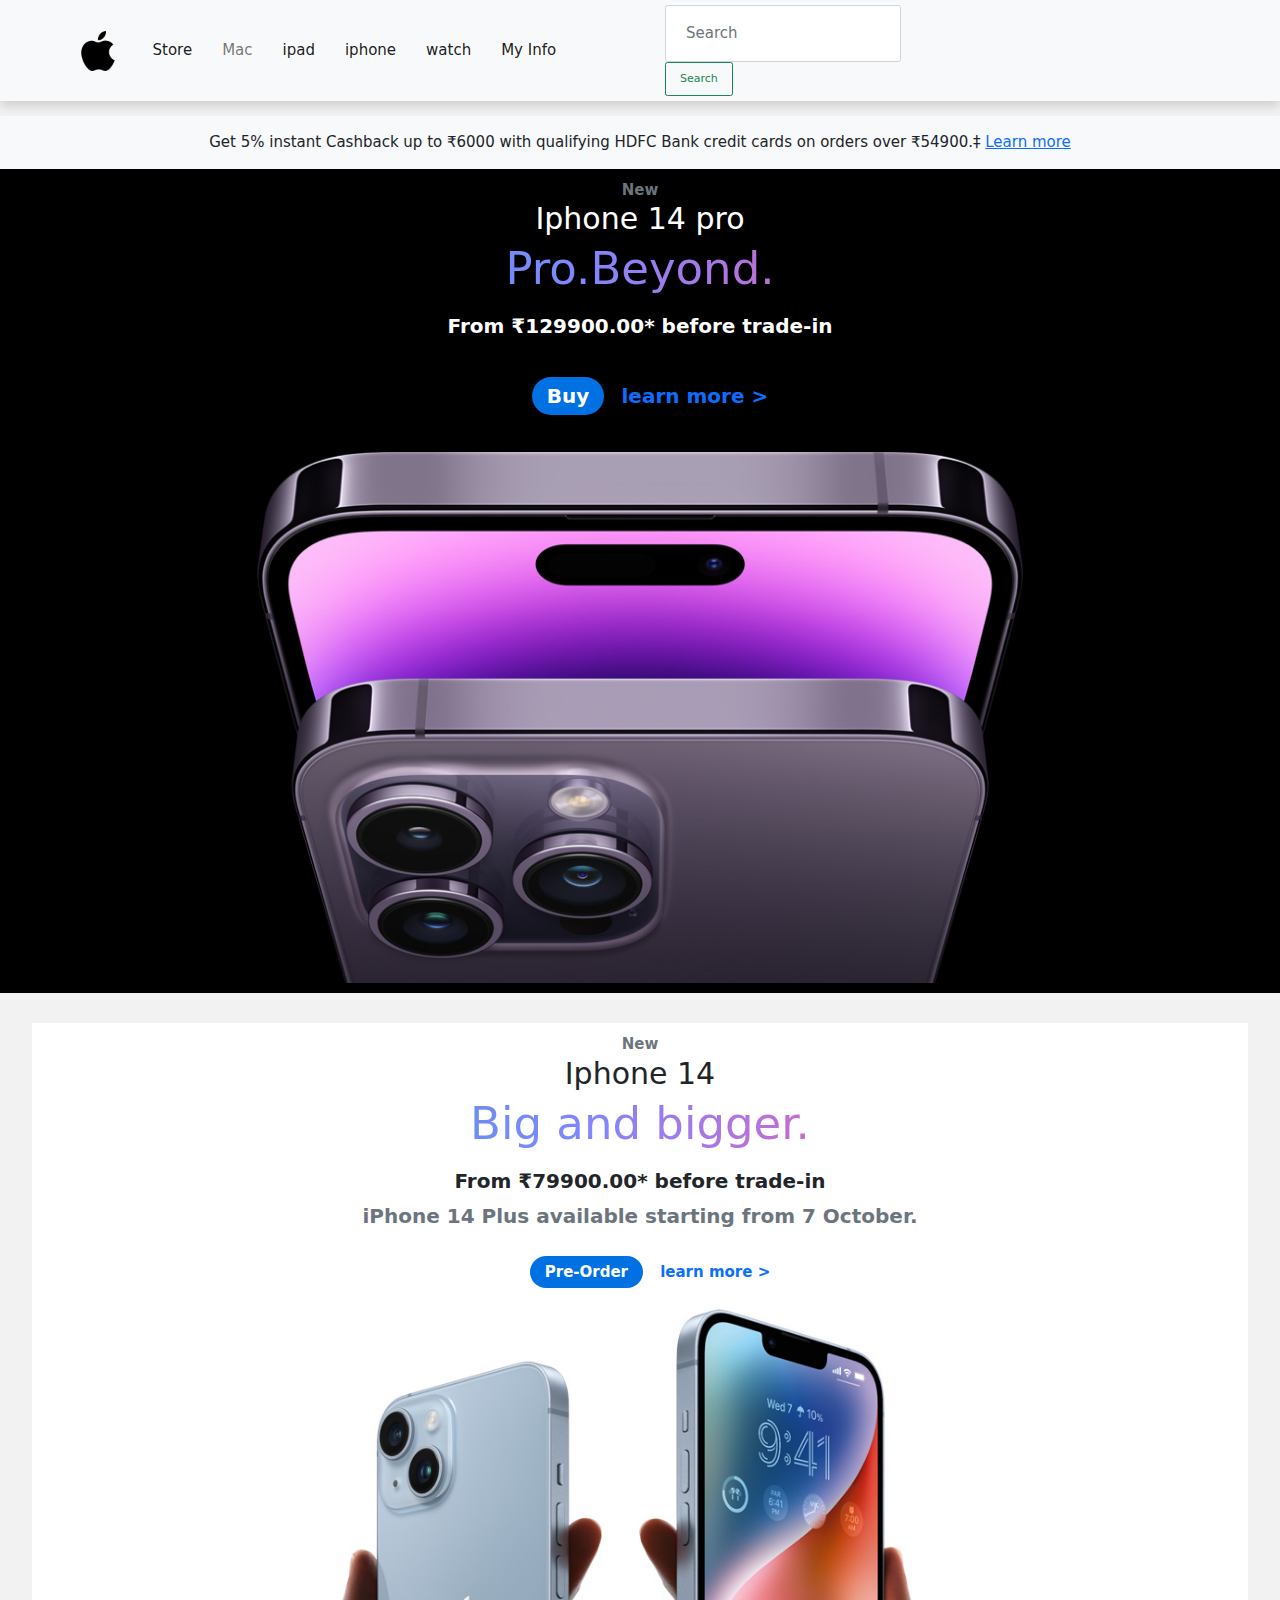
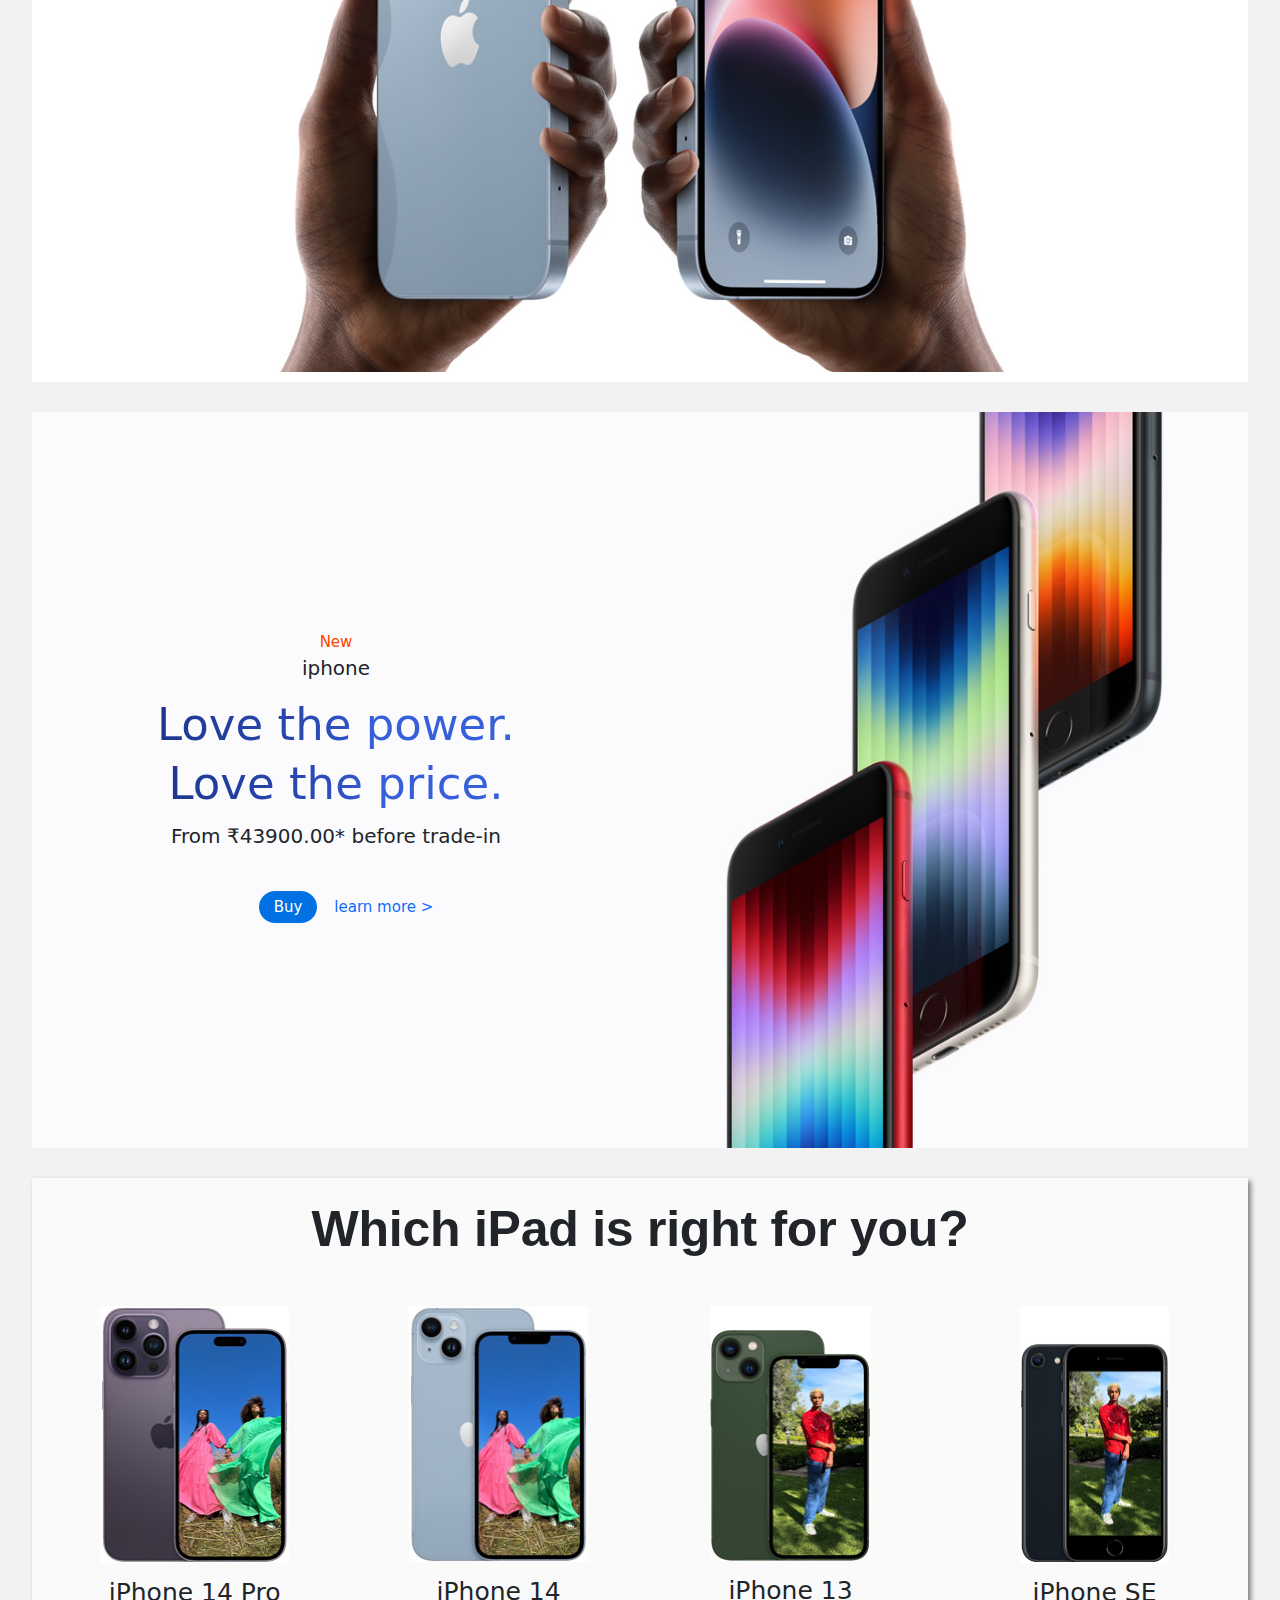
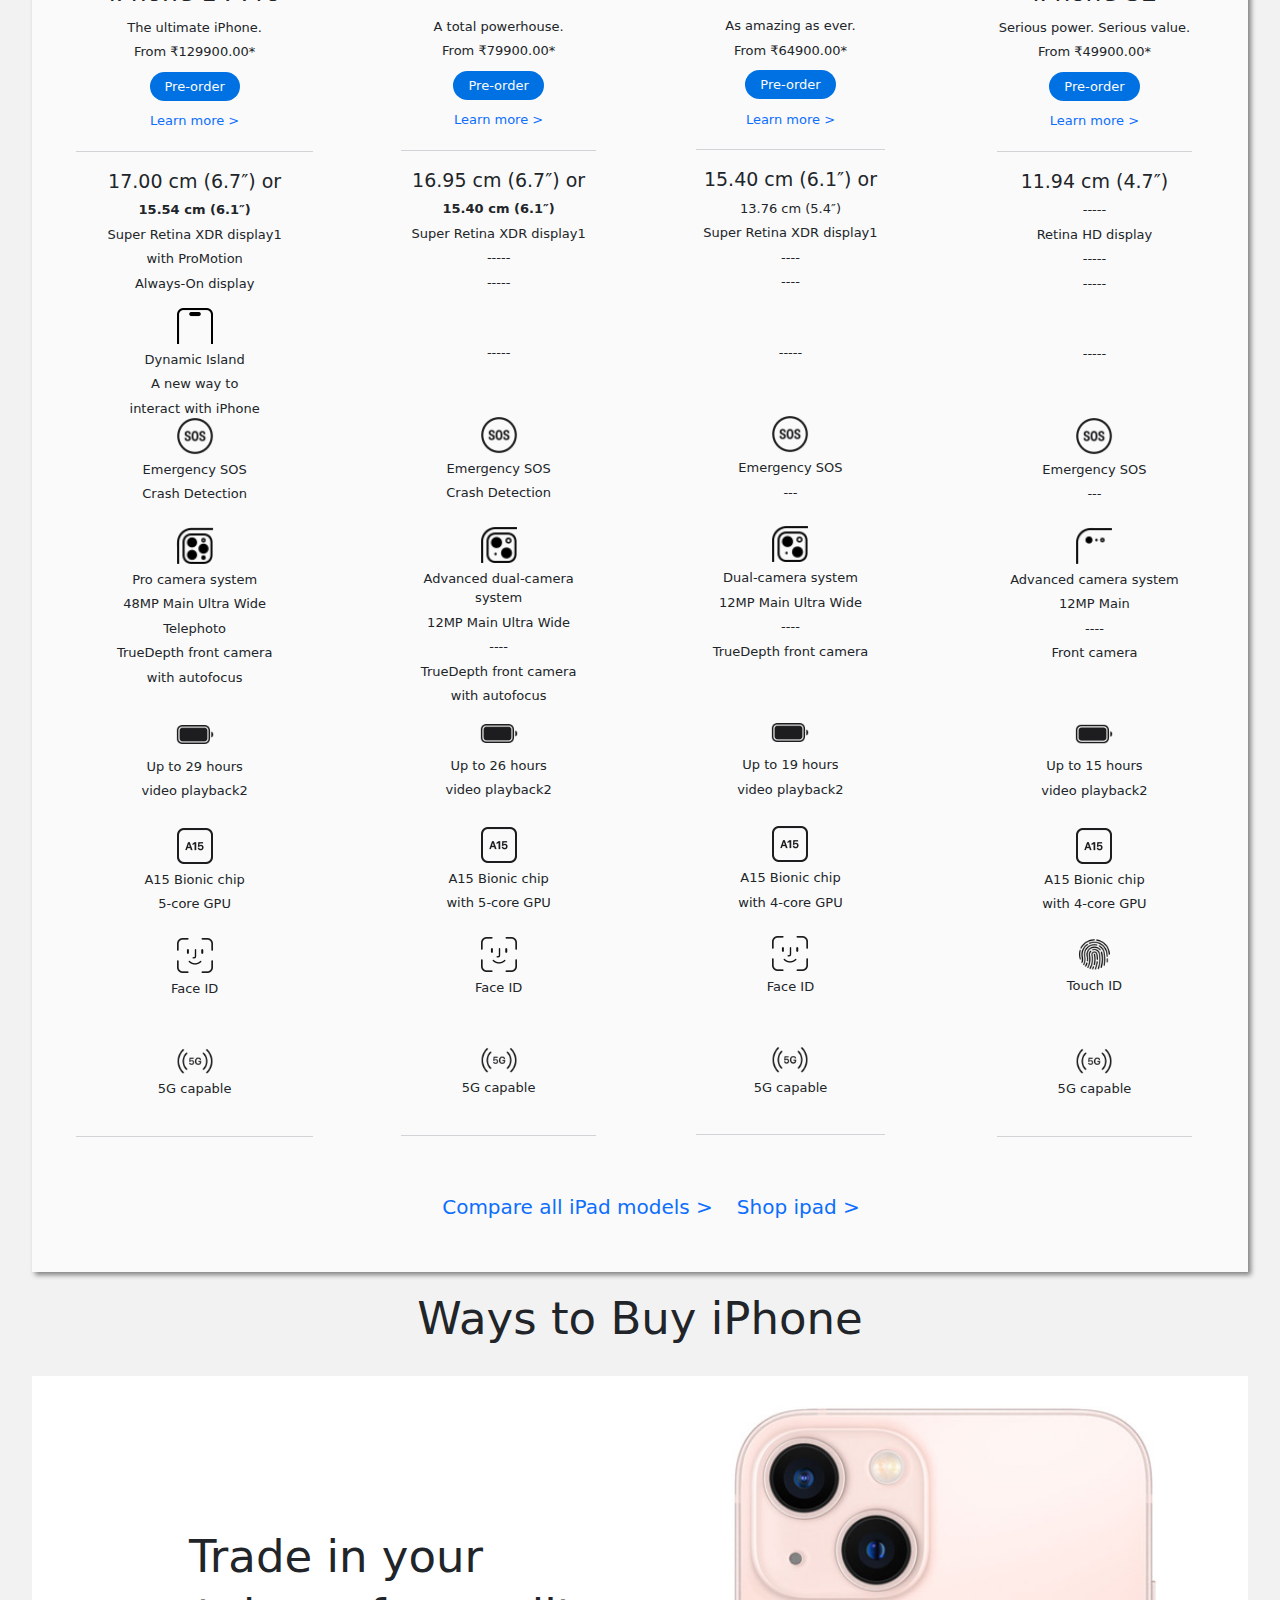
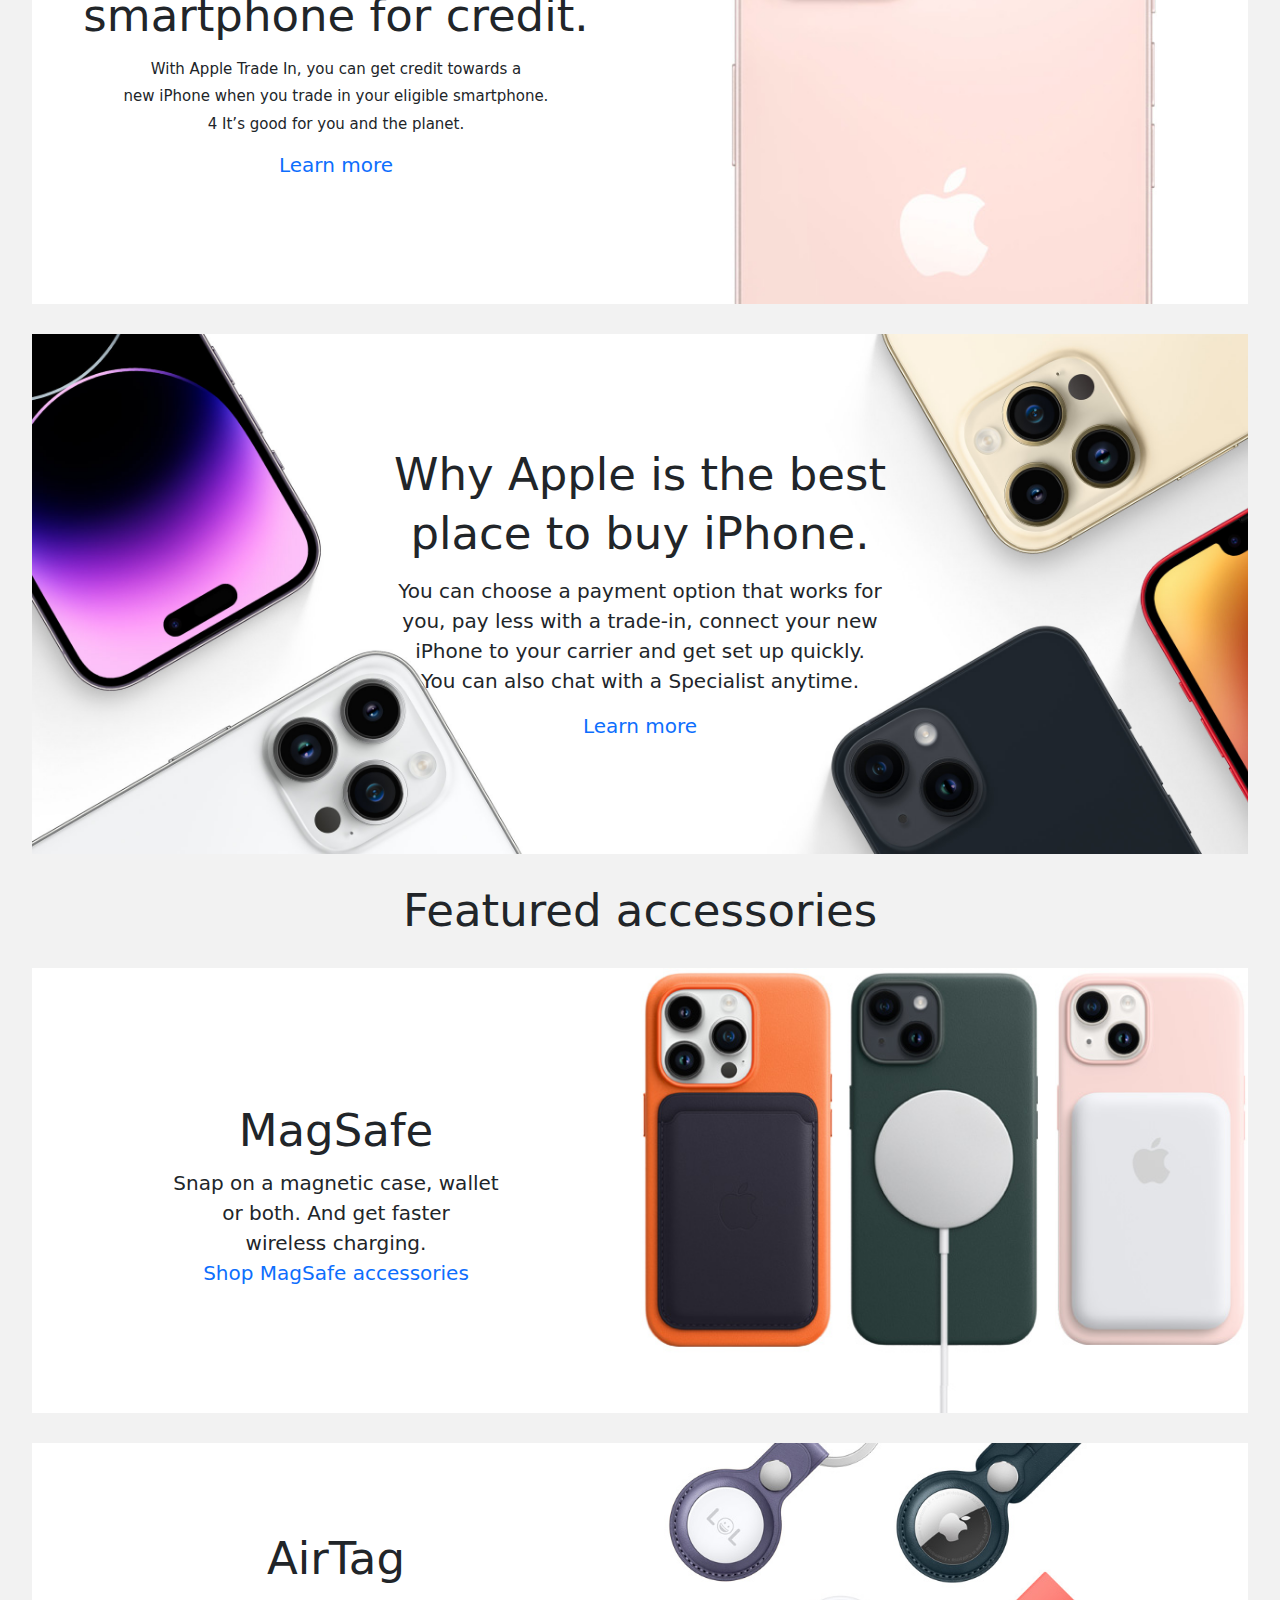
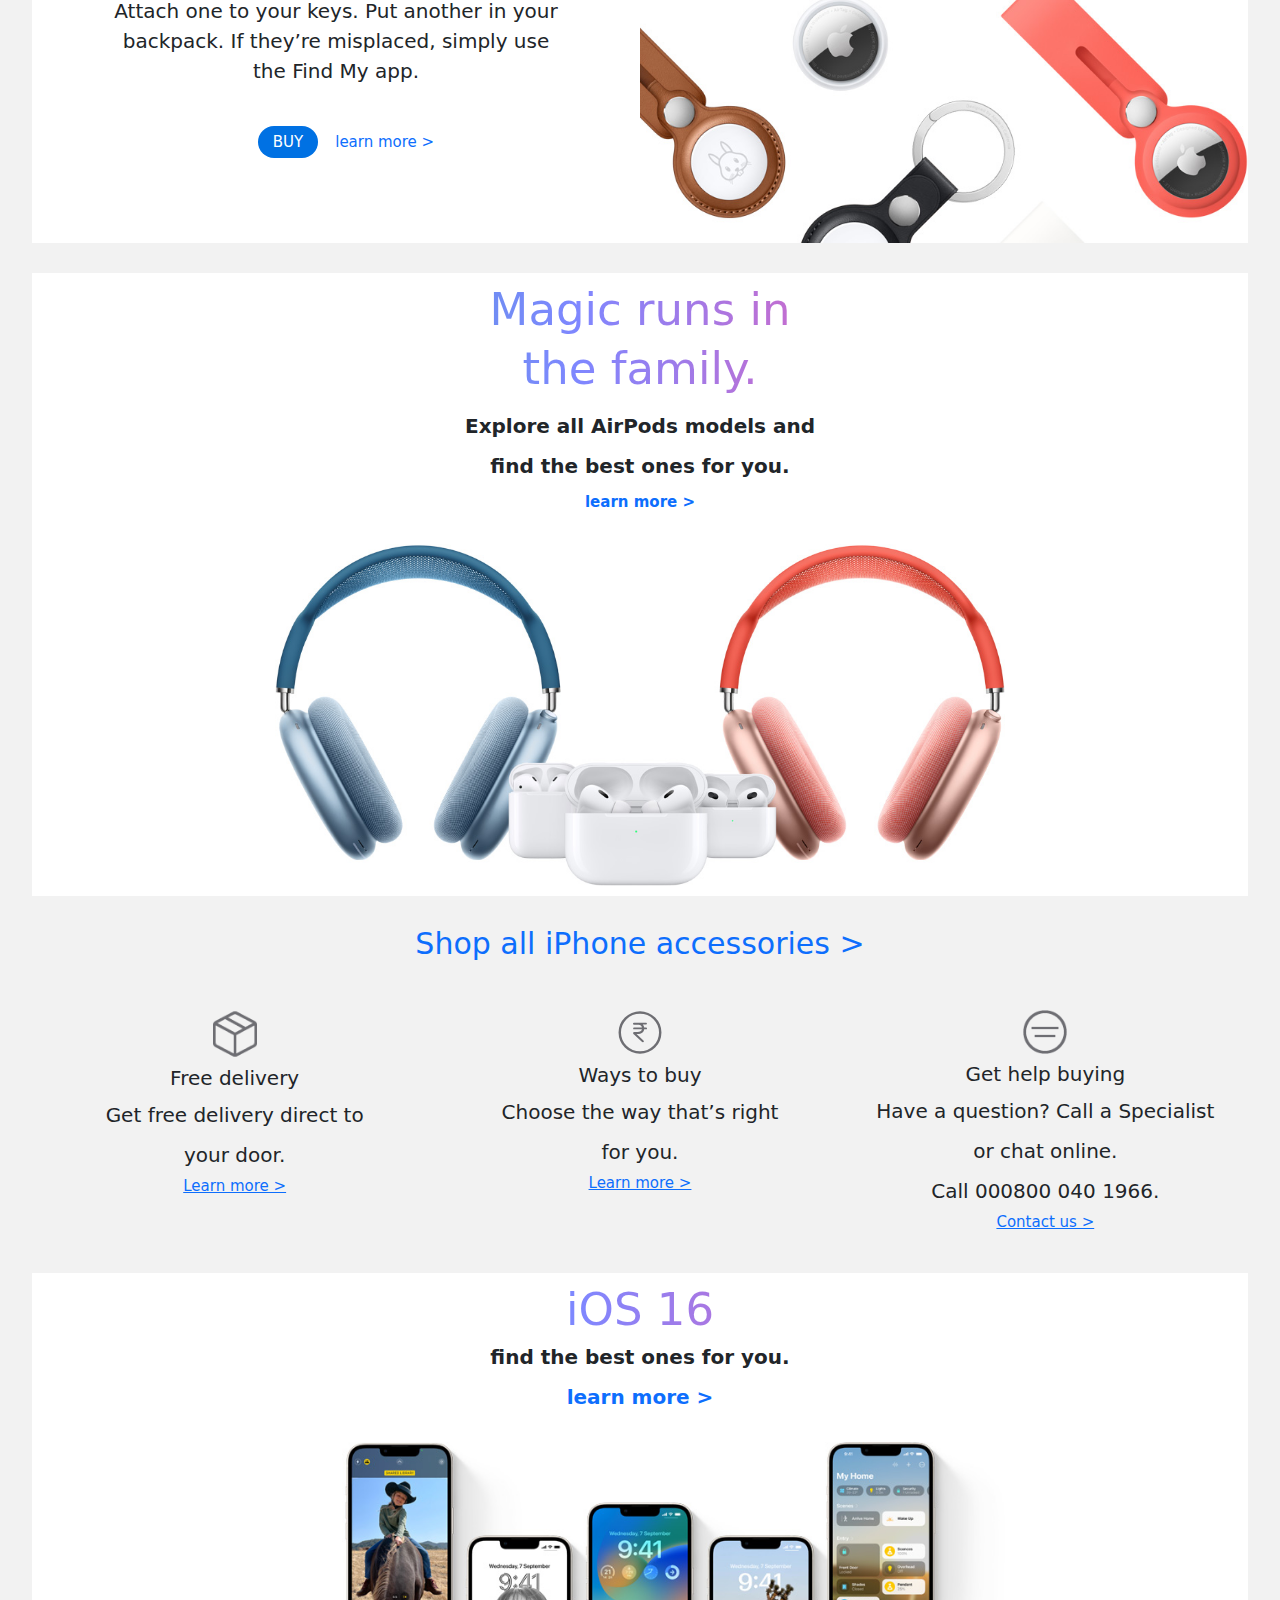
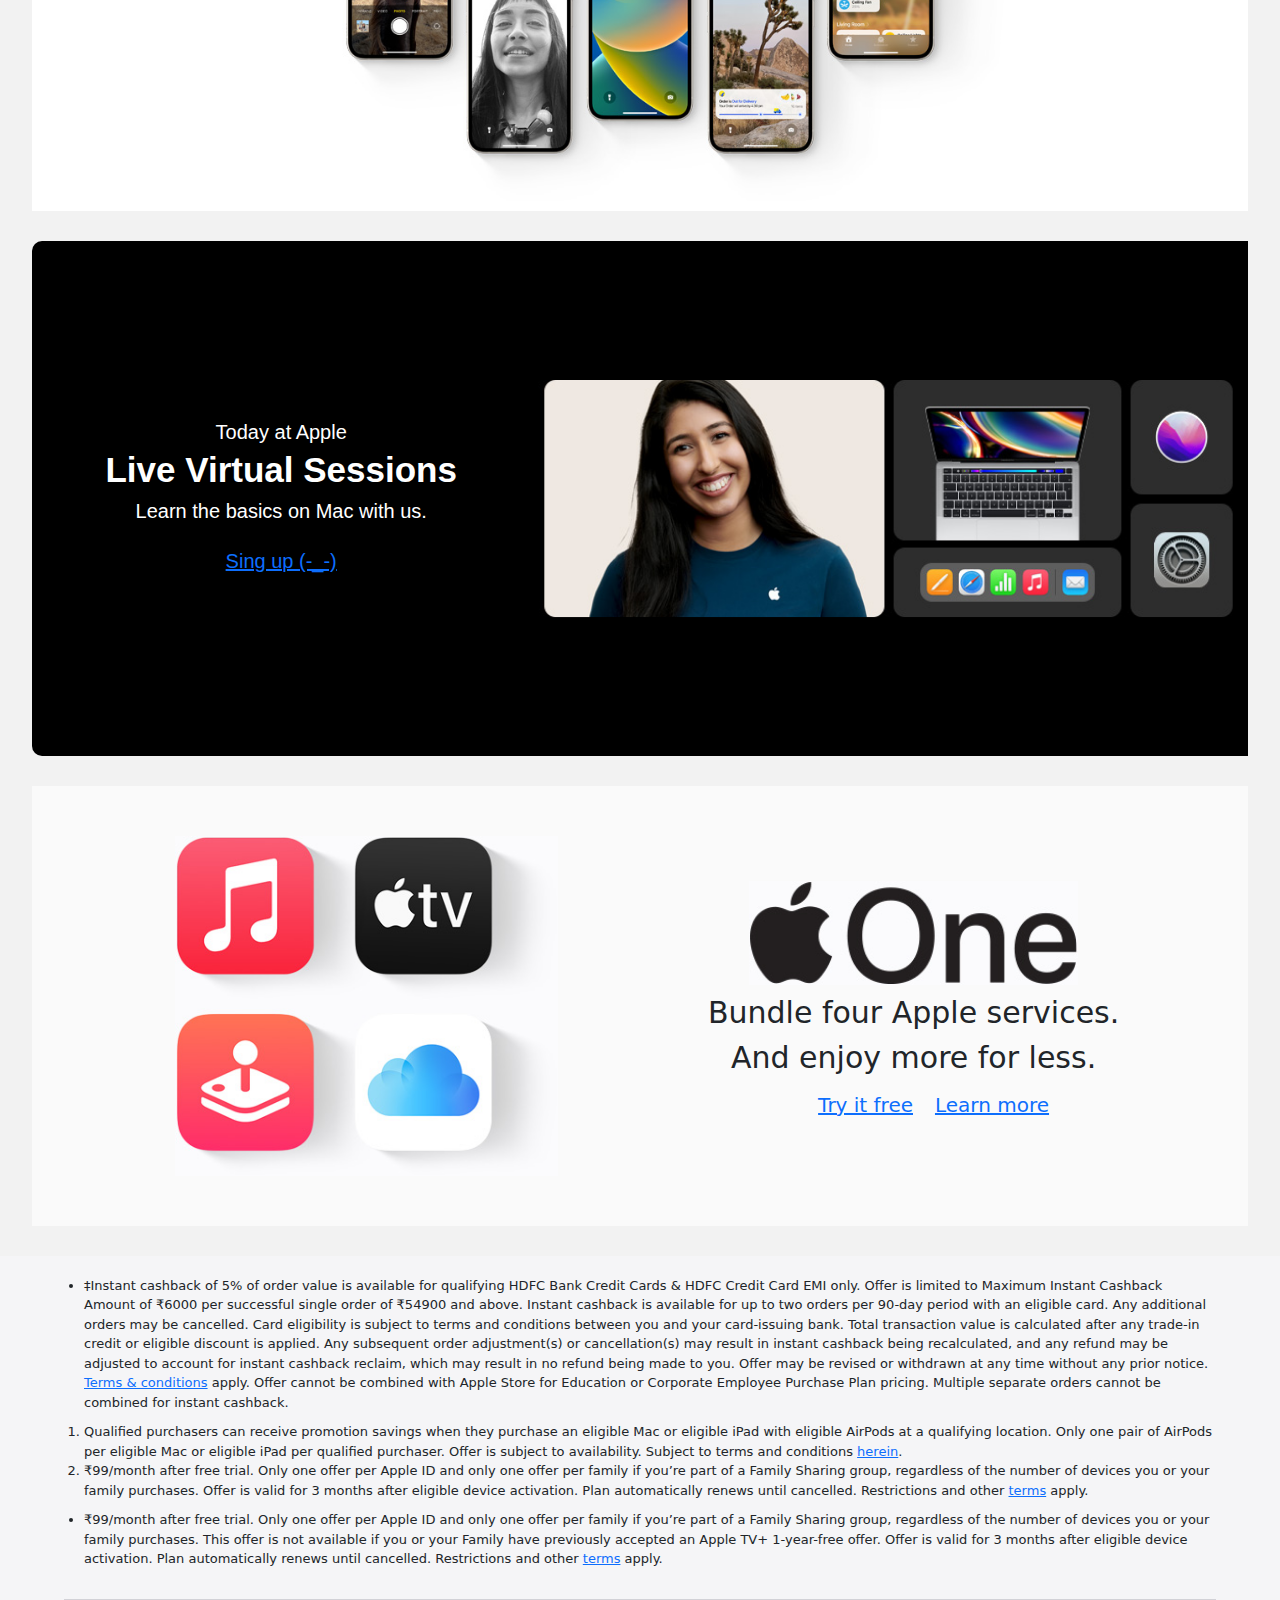
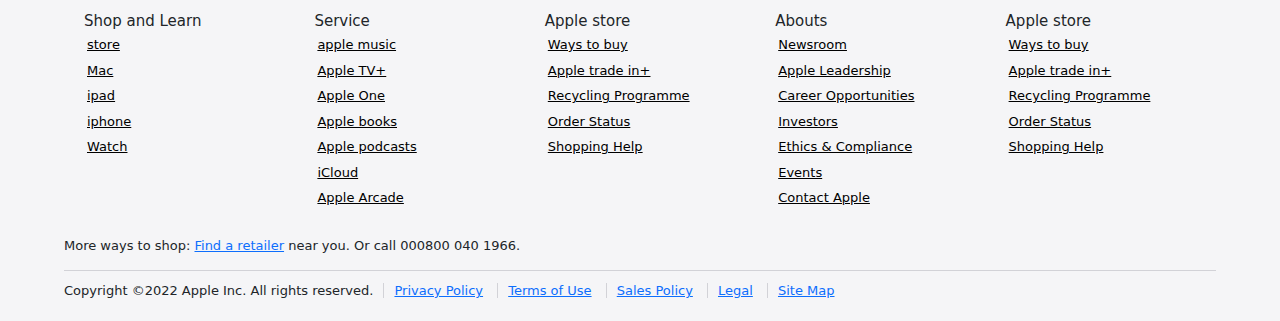
<file: iphone.html>
<!DOCTYPE html>
<html lang="en">
<head>
    <meta charset="UTF-8">
    <meta http-equiv="X-UA-Compatible" content="IE=edge">
    <meta name="viewport" content="width=device-width, initial-scale=1.0">
    <title>iPhone - Apple (IN)</title>
    <link rel="stylesheet" href="https://cdn.jsdelivr.net/npm/bootstrap@4.6.1/dist/css/bootstrap.min.css" integrity="sha384-zCbKRCUGaJDkqS1kPbPd7TveP5iyJE0EjAuZQTgFLD2ylzuqKfdKlfG/eSrtxUkn" crossorigin="anonymous">
    <link rel="stylesheet" href="./css/bootstrap.min.css">
    <link rel="stylesheet" href="css/application.min.css">

</head>
<body>

    <header>
        <div class="main-head">
            <nav class="navbar  navbar-expand-lg navbar-light bg-light shadow">
                <div class="container">
                        <a class="navbar-brand" href="#"><img src="./images/iconmonstr-apple-os-1-240.png" width="40px" height="40px"></a>
                        <button class="navbar-toggler" type="button" data-toggle="collapse" data-target="#navbarNav" aria-controls="navbarNav" aria-expanded="false" aria-label="Toggle navigation">
                        <span class="navbar-toggler-icon"></span>
                        </button>
                        <div class="collapse navbar-collapse" id="navbarNav">
                          <div class="a-section d-flex">
                            <ul class="navbar-nav">
                              <li class="nav-item ">
                                <a class="nav-link active" href="index.html">Store</a>
                              </li>
                              <li class="nav-item active">
                                <a class="nav-link" href="./mac.html">Mac</a>
                              </li> 
                               <li class="nav-item">
                                <a class="nav-link active" href="./ipad.html">ipad</a>
                              </li>
                              <li class="nav-item">
                                <a class="nav-link active" href="./iphone.html">iphone</a>
                              </li>
                              <li class="nav-item">
                                <a class="nav-link active" href="./watch.html">watch</a>
                              </li>
                              <li class="nav-item">
                                  <a class="nav-link active" href="./info.html">My Info</a>
                              </li>
                          </ul>
                          </div>
                        
                          <div class="b-section ml-4">
                            <form class="form-inline">
                                <input  class="form-control mr-sm-2 padding-4" type="search" placeholder="Search" aria-label="Search">
                                <button class="btn btn-outline-success my-2 my-sm-0" type="submit">Search</button>
                            </form>
                          </div>
                        </div>
                </div>
            </nav>
        </div>
    </header> 

    <!-- ======================================
            header section end here
        ======================================== -->

        <section>
            <div class="cash-back text-center mt-4 bg-light p-4">
                <p class="comman-font">Get 5% instant Cashback up to ₹6000 with qualifying HDFC Bank credit cards on orders over ₹54900.‡ 
                    <a href="#">Learn more</a>
                </p>
            </div>
        </section>


            <!-- ======================================
                 iphone 14 pro section starts here
              ======================================== -->

              <section>
                    <div class="iphone-main text-center bg-black pt-3 pb-3">
                      <div class="iphone-14-data">
                           <p class="text-secondary comman-font">New</p>
                           <h4 class="comman-size-font color text-white">Iphone 14 pro</h4>
                           <h1 class=" comman-fonts text-clip pb-3 new-class-add">Pro.Beyond.</h1>
                           <p class="subhead text-white pb-3">From ₹129900.00* before trade‑in</p>

                           <div class="btn-iphone mt-5">
                            <ul class="mt-4">
                               <li><a class="buy max-font btn-ipad " href="#">Buy</a></li>
                               <li><a  class="max-font" href="#">learn more ></a></li>
                            </ul>
                       </div>
                      </div>


                      <div class="iphone-img pt-5">
                        <img src="./images/iphone-img/iphone-14-pro/iphone-14-pro-hero-large.jpg" alt="iphone-14-pro" srcset="">

                        <img class="i-respocive" src="./images/iphone-img/iphone-14-pro/iphone-14-pro-hero-small.jpg" alt="iphone-14-pro" srcset="">
                     </div>

                    </div>
              </section>



              <section>
                <div class="iphone-main main-iphone-14 text-center  bg-white comman-width-data  pt-3 pb-3">
                  <div class="iphone-14-data">
                       <p class="text-secondary comman-font">New</p>
                       <h4 class="comman-size-font color">Iphone 14 </h4>
                       <h1 class=" comman-fonts  main-text pb-3 new-class-add">Big and bigger.</h1>
                       <p class="subhead  pb-2"> From ₹79900.00* before trade‑in</p>
                       <p class="subhead text-secondary">iPhone 14 Plus available starting from 7 October.</p>

                       <div class="btn-iphone mt-5">
                        <ul class="mt-4">
                           <li><a class="buy comman-font btn-ipad " href="#"> Pre-Order</a></li>
                           <li><a  class="comman-font" href="#">learn more ></a></li>
                        </ul>
                   </div>
                  </div>


                  <div class="iphone-img pt-4">
                    <img src="./images/iphone-img/iphone-14-pro/iphone-14-hero-large.jpg" alt="" srcset="">
                    <img class="i-respocive i-respocive-new" src="./images/iphone-img/iphone-14-pro/iphone-14-hero-small.jpg" alt="iphone-14-pro" srcset="">

                </div>

                </div>
          </section>



                            <!-- ======================================
                                iphone 14  section starts here
                             ======================================== -->
              <section>
                   <div class="new-iphone-main row-1 comman-width-data">
                        
                     <div class="new-iphone-data center-all-data why-ipad-comman">
                            <p class="comman-font p-new">New</p>
                            <p class="subhead">iphone</p>
                            <h1 class="comman-fonts text-light-text mt-4">Love the power.</h1>
                            <h1 class="comman-fonts text-light-text mb-3">Love the price.</h1>
                            <p class="subhead">From ₹43900.00* before trade‑in</p>


                            <div class="btn-iphone mt-5">
                                <ul class="mt-4">
                                   <li><a class="buy comman-font btn-ipad " href="#"> Buy</a></li>
                                   <li><a  class="comman-font" href="#">learn more ></a></li>
                                </ul>
                           </div>
                     </div>

                     <div class="new-iphone-img why-ipad-comman">
                            <img src="./images/iphone-img/iphone-13-pro/iphone-se-hero.jpg" alt="">
                     </div>
                   </div>
              </section>

      <!-- ======================================
          ipad-large section end here
      ======================================== -->

      <section>
        <div class="main-ipad-shoping">

        <div class="heading ipad-headding">
          <h2 class="air-head">Which iPad is right for you?</h2>
        </div>
           
        <div class="shoping-body">
             
             <div class="row-ipad-pro">

                <!-- ================================
                              col-1
                      =================================== -->
                 <div class="img-pro main-ipad comman-width-ipad  iphone-col-1">
                    <img src="./images/iphone-img/iphone-14-pro/compare-iphone-14-pro-large.jpg" alt="" srcset="">

                    <div class="pro-ipad-data">

                          <h3 class="shoping-hedding">
                            iPhone 14 Pro
                          </h3>
                          <p>The ultimate iPhone.</p>
                          <P>From ₹129900.00*</P>
                          <p class="btn-shop"> <a class="btn-ipad" href="#">Pre-order</a> </p>  
                          <p> <a href="#" class="text-decoration-none">Learn more ></a>  </p>    
                    </div>

                    <div class="main-display">
                        <p class="para-hedline">17.00 cm (6.7″) or</p>
                        <p> <strong> 15.54 cm (6.1″) </strong></p>
                        <p>  Super Retina XDR display1 </p>
                        <p>with ProMotion</p>
                        <p> Always-On display</p>
                    </div>

               
                    <div class="m-chip-comman i-comman">
                      <img src="./images/iphone-img/iphone-camara/icon-dynamic-island-large.png" alt="" srcset="">
                      <p>Dynamic Island</p>
                      <p>A new way to</p>
                      <p>interact with iPhone</p>
                    </div>



                   
                         
                    <!-- m-chip-comman -->


                    

                    <div class="camera-main m-chip-comman  i-comman">
                      <img src="./images/iphone-img/iphone-camara/icon-sos-large.png" alt="" srcset="">
                      <p>Emergency SOS</p>
                      <p> Crash Detection</p>
                    </div>


                    <div class="m-chip-comman i-comman comman-height">
                      <img src="./images/iphone-img/iphone-camara/icon-14-pro-camera-large.png" alt="" srcset="">
                      <p>Pro camera system </p>
                      <p> 48MP Main Ultra Wide</p>
                      <p> Telephoto</p>
                      <p>TrueDepth front camera</p>
                      <p> with autofocus</p>
                    </div>

                    <div class="m-chip-comman i-comman">
                      <img src="./images/mac-img/product-img/common/compare_icon_battery__fk0ughiyc3am_large.png" alt="" srcset="">
                      <p>Up to 29 hours</p>
                      <p> video playback2</p>
                    </div>

                    <div class=" m-chip-comman camera-main  i-comman">
                      <img src="./images/ipad-img/ipad-shoping/apple-chip/compare-a15-chip--large.png" alt="" srcset="">
                      <p>A15 Bionic chip</p>
                      <p> 5‑core GPU</p>
                    </div>

                    <div class="m-chip-comman i-comman">
                      <img src="./images/ipad-img/ipad-shoping/apple-chip/icon-face-id.png" alt="" srcset="">
                      <p>Face ID</p>
                   </div>
 
                    <div class="m-chip-comman  i-comman border-com">
                      <img src="./images/ipad-img/ipad-shoping/apple-chip/network-5g.png" alt="" srcset="">
                       <p> 5G capable</p>
                    </div>

                   

                 </div>
                 <!-- ================================
                              col-2
                      =================================== -->

                 <div class="img-pro ipad-air comman-width-ipad">
                      <img class="iphone-14" src="./images/iphone-img/iphone-14-pro/compare-iphone-14-large-col-2.jpg" alt="" srcset="">

                  <div class="pro-ipad-data">
                    <h3 class="shoping-hedding">
                      iPhone 14
                    </h3>

                    <p>A total powerhouse.</p>
                    <P>   From ₹79900.00*</P>

                      <p class="btn-shop"> <a class="btn-ipad" href="#">Pre-order</a> </p>  
                      <p> <a href="#" class="text-decoration-none">Learn more ></a>  </p>   
                   
                  </div>

                 <div class="main-display">
                      <p class="para-hedline">16.95 cm (6.7″) or   </p>
                      <p> <strong>15.40 cm (6.1″)</strong>  </p>
                      <p>  Super Retina XDR display1</p>
                      <p>-----</p>
                      <p>-----</p>
                  </div>
 
                    <div class="m-chip-comman i-comman center-all-data">
                      <p>-----</p>
                    </div>

                    <div class="camera-main m-chip-comman  i-comman">
                      <img src="./images/iphone-img/iphone-camara/icon-sos-large.png" alt="" srcset="">
                      <p>Emergency SOS</p>
                      <p> Crash Detection</p>
                    </div>

                    <div class="m-chip-comman i-comman comman-height">
                      <img src="./images/iphone-img/iphone-camara/icon-14-camera-large.png" alt="" srcset="">
                      <p>Advanced dual-camera system</p>
                      <p>12MP Main Ultra Wide</p>
                      <p> ---- </p>
                      <p>TrueDepth front camera</p>
                      <p>with autofocus</p>
                    </div>

                    <div class="m-chip-comman i-comman">
                      <img src="./images/mac-img/product-img/common/compare_icon_battery__fk0ughiyc3am_large.png" alt="" srcset="">
                      <p>Up to 26 hours</p>
                      <p> video playback2</p>
                    </div>

                    <div class="camera-main m-chip-comman  i-comman">
                      <img src="./images/ipad-img/ipad-shoping/apple-chip/compare-a15-chip--large.png" alt="" srcset="">

                      <p>A15 Bionic chip</p>
                      <p> with 5-core GPU</p>
                    </div> 

                    <div class="m-chip-comman i-comman">
                      <img src="./images/ipad-img/ipad-shoping/apple-chip/icon-face-id.png" alt="" srcset="">
                      <p>Face ID</p>
                   </div>

                    <div class="m-chip-comman  i-comman border-com">
                      <img src="./images/ipad-img/ipad-shoping/apple-chip/network-5g.png" alt="" srcset="">
                       <p> 5G capable</p>
                    </div>

                   
               </div> 
             </div>


              <!-- ================================
                              col-3
                      =================================== -->

             
             <div class="row-ipad-pro ">
             <div class="img-pro ipad comman-width-ipad iphone-comman-col">
                 <img class="col-3-iphone" src="./images/iphone-img/new-iphone/compare-iphone-13-mini-large.jpg" alt="" srcset="">

                 <div class="pro-ipad-data">
                   <h3 class="shoping-hedding">
                      iPhone 13
                   </h3>
                     <p>As amazing as ever.</p>
                     <P> From ₹64900.00*</P>
                     <p class="btn-shop"> <a class="btn-ipad" href="#">Pre-order</a> </p>  
                     <p> <a href="#" class="text-decoration-none">Learn more ></a>  </p>   
                 </div>

                 <div class="main-display">
                    <p class="para-hedline">15.40 cm (6.1″) or</p>
                    <p>  13.76 cm (5.4″)</p>
                    <p> Super Retina XDR display1</p>
                    <p>----</p>
                    <p>----</p>
                 </div>

                 <div class="m-chip-comman i-comman center-all-data">
                  <p>-----</p>
                </div>

                 
                <div class="camera-main m-chip-comman  i-comman">
                  <img src="./images/iphone-img/iphone-camara/icon-sos-large.png" alt="" srcset="">
                  <p>Emergency SOS</p>
                  <p>---</p>
                </div>


                <div class="m-chip-comman i-comman comman-height">
                  <img src="./images/iphone-img/iphone-camara/icon-14-camera-large.png" alt="" srcset="">
                  <p>Dual‑camera system</p>
                  <p>12MP Main Ultra Wide</p>
                  <p> ---- </p>
                  <p>TrueDepth front camera</p>
                </div>

                <div class="m-chip-comman i-comman">
                  <img src="./images/mac-img/product-img/common/compare_icon_battery__fk0ughiyc3am_large.png" alt="" srcset="">
                  <p>Up to 19 hours</p>
                  <p> video playback2</p>
                </div>

                <div class="camera-main m-chip-comman  i-comman">
                  <img src="./images/ipad-img/ipad-shoping/apple-chip/compare-a15-chip--large.png" alt="" srcset="">

                  <p>A15 Bionic chip</p>
                  <p> with  4-core GPU</p>
                </div> 

                <div class="m-chip-comman i-comman">
                  <img src="./images/ipad-img/ipad-shoping/apple-chip/icon-face-id.png" alt="" srcset="">
                  <p>Face ID</p>
               </div>

                <div class="m-chip-comman  i-comman border-com">
                  <img src="./images/ipad-img/ipad-shoping/apple-chip/network-5g.png" alt="" srcset="">
                   <p> 5G capable</p>
                </div>

               
                
           </div> 

              <!-- ================================
                           col-4
                   =================================== -->

               <div class="img-pro  ipad-air comman-width-ipad iphone-comman-col iphone-4 ">
                   <img  class="iphone-see" src="./images/iphone-img/new-iphone/compare-iphone-se-large.jpg" alt="" srcset="">

               <div class="pro-ipad-data">
                 <h3 class="shoping-hedding">
                  iPhone SE
                 </h3>

                 <p>Serious power. Serious value.</p>
                 <p> From ₹49900.00*</p>
                 <p class="btn-shop"> <a class="btn-ipad" href="#">Pre-order</a> </p>  
                 <p> <a href="#" class="text-decoration-none">Learn more ></a>  </p>   
                
               </div>

                <div class="main-display">
                <p class="para-hedline">11.94 cm (4.7″) </p>
                <p>-----</p>
                <p>Retina HD display</p>
                <p>-----</p>
                <p>-----</p>
               </div>

              
               <div class="m-chip-comman i-comman center-all-data">
                <p>-----</p>
              </div>

              <div class="camera-main m-chip-comman  i-comman">
                <img src="./images/iphone-img/iphone-camara/icon-sos-large.png" alt="" srcset="">
                <p>Emergency SOS</p>
                <p>---</p>
              </div>

              <div class="m-chip-comman i-comman comman-height">
                <img src="./images/iphone-img/iphone-camara/icon-se-camera-large.png" alt="" srcset="">
                <p>Advanced camera system</p>
                <p>12MP Main</p>
                <p> ---- </p>
                <p>Front camera</p>
              </div>

              <div class="m-chip-comman i-comman">
                <img src="./images/mac-img/product-img/common/compare_icon_battery__fk0ughiyc3am_large.png" alt="" srcset="">
                <p>Up to 15 hours</p>
                <p> video playback2</p>
              </div>

              <div class="camera-main m-chip-comman  i-comman">
                <img src="./images/ipad-img/ipad-shoping/apple-chip/compare-a15-chip--large.png" alt="" srcset="">

                <p>A15 Bionic chip</p>
                <p> with 4-core GPU</p>
              </div> 

              <div class="m-chip-comman i-comman">
                <img src="./images/mac-img/product-img/common/compare_icon_touchid__fanxgkqe1xei_large.png" alt="" srcset="">
                <p>Touch ID</p>
             </div>

              <div class="m-chip-comman  i-comman border-com">
                <img src="./images/ipad-img/ipad-shoping/apple-chip/network-5g.png" alt="" srcset="">
                 <p> 5G capable</p>
              </div>
            </div> 
          </div>
        </div>
           
        <div class="shop-ipad">
          
           <a class="text-decoration-none" href="#">Compare all iPad models ></a>
           <a class="text-decoration-none" href="#">Shop ipad ></a>
        </div>

       </div>

        </div>
      </section>

      <!-- ====================================
              why iphone section start here
           =========================================  -->


      <section>
         
         <div class="why-to-iphone text-center">
            <h1 class="comman-fonts">Ways to Buy iPhone</h1>


            <div class="main-credit bg-white comman-width-data pt-5">
                 <div class="credit-data comman-credit center-all-data">
                    <h1 class="comman-fonts">Trade in your </h1>
                    <h1 class="comman-fonts pb-3">smartphone for credit.</h1>
                    <p class="comman-font">With Apple Trade In, you can get credit towards a </p>
                    <p class="comman-font p-2">new iPhone when you trade in your eligible smartphone.</p>
                    <p class="comman-font">4 It’s good for you and the planet.</p>

                   <p class="subhead mt-4" >
                     <a  class="text-decoration-none" href="#">
                         Learn more
                     </a>
                    </p>
                 </div>

                 <div class="credit-img comman-credit">
                        <img src="./images/iphone-img/new-iphone/trade-in-large.jpg" alt="" srcset="">
                 </div>
            </div>
        </div>
      </section>

                <!-- ====================================
            Apple is the best section start here
           =========================================  -->

           <section>
                
            <div class=" iphone-best comman-width-data   center-all-data">

              <!-- iphone-best using for background image -->
                  <div class="  iphone-data">
                        <h1 class="comman-fonts">Why Apple is the best </h1>
                        <h1 class="comman-fonts pb-3">place to buy iPhone.</h1>
                        <p class="subhead">You can choose a payment option that works for</p>
                        <p class="subhead">you, pay less with a trade‑in, connect your new </p>
                        <p class="subhead">iPhone to your carrier and get set up quickly.</p>
                        <p class="subhead">  You can also chat with a Specialist anytime.</p>

                        <p class="subhead mt-4" >
                          <a  class="text-decoration-none" href="#">
                              Learn more
                          </a>
                         </p>

                  </div>
            </div>
                  <!-- ====================================
                        Apple is the best section start here

                        this is using for responsive mobiles
                 =========================================  -->

               <div class="best-responsive comman-width-data   center-all-data">
                  <div class="top-responsive comman-back">
                         <!-- iphone-best using for background image -->
                  </div>

                  <div class="iphone-data">
                    <h1 class="comman-fonts">Why Apple is the best </h1>
                    <h1 class="comman-fonts pb-3">place to buy iPhone.</h1>
                    <p class="subhead">You can choose a payment option that works for</p>
                    <p class="subhead">you, pay less with a trade‑in, connect your new </p>
                    <p class="subhead">iPhone to your carrier and get set up quickly.</p>
                    <p class="subhead">  You can also chat with a Specialist anytime.</p>

                    <p class="subhead mt-4" >
                      <a  class="text-decoration-none" href="#">
                          Learn more
                      </a>
                    </p>
                  </div>

                  <div class="bottom-responsive comman-back">
                         <!-- iphone-best using for background image -->
                  </div>
          </div>
           </section>


                <!-- ====================================
            mage-safe-body section start here
           =========================================  -->



           <section>
            <h1 class="comman-fonts  m-5 text-center">Featured accessories</h1>
                  <div class="row mage-safe-body comman-width-data">
                         <div class="mag-data center-all-data col-12 bg-white p-0 col-sm-6">
                              <h1  class="comman-fonts mb-3 mt-3 ">
                                MagSafe
                              </h1>
                              <p class="subhead">Snap on a magnetic case, wallet</p>
                              <p class="subhead"> or both. And get faster</p>
                              <p class="subhead"> wireless charging.</p>
                              <p class="para-a">
                                 <a class="text-decoration-none subhead mt-3" href="#">
                                    Shop MagSafe accessories
                                 </a>
                              </p>
                         </div>

                         <div class=" comman-responsive col-12 p-0 mag-img col-sm-6">
                            <img  src="./images/iphone-img/comman-imgaes/magsafe-large.jpg" alt="">
                         </div>
                  </div>
           </section>

             <!-- ====================================
            mage-safe-body section start here
           =========================================  -->


           <section>
                  <div class="row mage-safe-body comman-width-data ">

                         <div class="mag-data center-all-data col-12 bg-white p-0 col-sm-6">
                              <h1  class="comman-fonts mb-3 mt-3 ">
                                     AirTag
                              </h1>
                              <p class="subhead">Attach one to your keys. Put another in your</p>
                              <p class="subhead"> backpack. If they’re misplaced, simply use</p>
                              <p class="subhead"> the Find My app.</p>
                              <div class="btn-iphone mt-5">
                                <ul class="mt-4">
                                   <li><a class="buy comman-font btn-ipad " href="#"> BUY</a></li>
                                   <li><a  class="comman-font" href="#">learn more ></a></li>
                                </ul>
                           </div>
                         </div>

                         <div class=" comman-responsive col-12 p-0 mag-img col-sm-6">
                          <img class="air-image" src="./images/iphone-img/comman-imgaes/airtag-large.jpg" alt="">
                          <img class="responsive-air " src="./images/iphone-img/comman-imgaes/airtag-small-responsive.jpg" alt="" srcset="">
                       </div>

                  </div>
           </section>


                        <!-- ====================================
                              iphone-main section start here
                          =========================================  -->



           <section>

            <div class="iphone-main comman-width-data bg-white text-center pt-3 pb-3">
              <div class="iphone-14-data">
                   <h4 class=" comman-fonts text-clip color">Magic runs in</h4>
                   <h1 class=" comman-fonts text-clip pb-3 new-class-add">the family.</h1>
                   <p class="subhead  pb-3">Explore all AirPods models and</p>
                   <p class="subhead">find the best ones for you. </p>
                   <p class="mt-3"><a  class="comman-font text-decoration-none" href="#">learn more ></a></p>
                  
               </div>

               <div class="iphone-img pt-5 text-center">
                    <img src="./images/iphone-img/comman-imgaes/airpods-large.jpg" alt="" srcset="">
                </div>
              </div>
      </section>


                                      <!-- ====================================
                                      info-method section start here
                                         =========================================  -->


      <section>
            <h1 class="comman-size-font  m-5 text-center">
               <a class="text-decoration-none" href="#">Shop all iPhone accessories ></a>
            </h1>
               <div class="info-method">
                      <div class="delivery">
                            <img src="./images/ipad-img/camera/icon-delivery.png" alt="" srcset="">
                             <h5>Free delivery</h5>
                             <p>Get free delivery direct to </p>
                             <p>your door.</p>
                             <a href="#">Learn more ></a>
                     </div>
                     <div class="delivery buy">
                         <img src="./images/ipad-img/camera/icon-large.svg" alt="" srcset="">
                          <h5>Ways to buy</h5>
                          <p>Choose the way that’s right </p>
                          <p>for you.</p>
                          <a href="#">Learn more ></a>
                     </div>
                  <div class="delivery">
                     <img src="./images/ipad-img/camera/icon-engraving.png" alt="" srcset="">
                      <h5> Get help buying</h5>
                      <p> Have a question? Call a Specialist</p>
                      <p>or chat online.</p>
                      <p>Call 000800 040 1966.</p>
                      <a href="#">Contact us ></a>
                 </div>
           </div>
      </section>


              <!-- ====================================
                     iohone section start here
                 =========================================  -->


      <section>
        <div class="iphone-main comman-width-data bg-white text-center pt-3 pb-3">
          <div class="iphone-14-data">
               <h4 class=" comman-fonts text-clip color">iOS 16</h4>
               <p class="subhead">find the best ones for you. </p>
               <p class="mt-3"><a  class="subhead text-decoration-none" href="#">learn more ></a></p>
           </div>

           <div class="iphone-img pt-5 text-center">
                <img src="./images/iphone-img/comman-imgaes/ios16-large.jpg" alt="" srcset="">
            </div>
          </div>
  </section>

                      <!-- ====================================
                     iohone section start here
                 =========================================  -->



       <!-- <section>
           <div class="main-privacy row text-center comman-width-data bg-white">
                <div class="privacy-iphone col-12 text-center col-sm-6 p-0">
                  <div class="data">

              
                      <h1 class="mt-2">Switching to iPhone</h1>
                        <h1 m-3> is super simple.</h1>
                        <p class="comman-font pb-3"><a  class="text-decoration-none" href="#"> Learn more ></a></p>
                      </div>
                        <img src="./images/iphone-img/privacy-iphone/switching-iphone-large.jpg" alt="" srcset="">
                </div>
                <div class="col-12 back-img text-center text-white col-sm-6 p-0">
                        <h1 class="comman-fonts pt-2">Privacy. That’s iPhone.</h1>
                        <p class="comman-font"><a class="text-decoration-none" href="#"> Learn more ></a></p>

                </div>
           </div>
       </section> -->


       
     <!-- ================================
                      Live Virtual Sessions start here
                ==================================   -->


                <section>  
                  <div class="virtual-body">
                       
                      <div class="info-virtual center-all-data">
                              <h3>Today at Apple</h3>
                              <h1> Live Virtual Sessions</h1>
                              <p>Learn the basics on Mac with us.</p>
                              <a href="#">Sing up (-_-) </a>

                      </div>

                      <div class="virtual-image">
                          <img src="./images/mac-img/Virtual-Sessions-img/Live-virtual-sessions.jpg" alt="" srcset="">

                          <img  class="responsive-600px" src="./images/mac-img/Virtual-Sessions-img/live-virtual-sessions-responsive-mobile.jpg" alt="" srcset="">
                      </div>
                  </div>
              </section>




                <!-- ================================
                     promo-img Sessions start here
                ==================================   -->


                <section class="promo-body">
                  <div class="promo-main">
                      
                      <div class="promo-img center-all-data">
                              <img src="./images/mac-img/Virtual-Sessions-img/all-app-section.jpg" alt="" srcset="">
                      </div>

                      <div class="promo-data center-all-data">
                          <img src="./images/mac-img/Virtual-Sessions-img/apple-one-logo.jpg" alt="" srcset="">
                          <p>Bundle four Apple services. </p>
                          <span> And enjoy more for less.</span>

                          <ul class="links-inline">
                              <li>
                                 <a href="#"">Try it free</a>
                              </li>
                              <li>
                                <a href="#">Learn more</a>
                              </li>
                           </ul>
                      </div>
                  </div>
              </section>



               <!-- =================================
                footer section start here
            ===================================== -->


            <footer class="main-footer">
              <div class="foot-body">
                   <ul>
                     <li class="foot-note-0 main">‡Instant cashback of 5% of order value is available for
                        qualifying HDFC Bank Credit Cards &amp; HDFC Credit Card EMI only. Offer is
                        limited to Maximum Instant Cashback Amount of ₹6000 per successful single order
                        of ₹54900 and above. Instant cashback is available for up to two orders per 90-day
                         period with an eligible card. Any additional orders may be cancelled. Card eligibility
                          is subject to terms and conditions between you and your card-issuing bank. Total transaction 
                          value is calculated after any trade-in credit or eligible discount is applied. Any subsequent
                           order adjustment(s) or cancellation(s) may result in instant cashback being recalculated, and 
                           any refund may be adjusted to account for instant cashback reclaim, which may result in no refund 
                           being made to you. Offer may be revised or withdrawn at any time without any prior notice.
                            <a href="#">Terms &amp; conditions</a> apply. Offer cannot be combined with Apple&nbsp;Store
                            for Education or Corporate Employee Purchase Plan pricing. Multiple separate orders cannot be 
                            combined for instant cashback.
                      </li>
                  </ul> 
                   <ol>
                       <li class="footnote-1 main">
                          Qualified purchasers can receive promotion savings when they purchase an eligible Mac or eligible iPad 
                          with eligible AirPods at a qualifying location. Only one pair of AirPods per eligible Mac or eligible
                           iPad per qualified purchaser. Offer is subject to availability. Subject to terms and conditions 
                           <a href="#">herein</a>.
                      </li>
                      <li class="footnote-2 main">₹99/month after free trial. Only one offer per Apple ID and only one offer per family if you’re
                        part of a Family Sharing group, regardless of the number of devices you or your family purchases. Offer is valid for 3 months
                         after eligible device activation. Plan automatically renews until cancelled. Restrictions and other
                          <a href="#">terms</a>&nbsp;apply.</li>
                    
                 </ol>
                 <ul>
                    <li class="main last-line">₹99/month after free trial. Only one offer per Apple ID and only one offer per family if you’re part of a Family Sharing group, regardless of the number of devices you or your family purchases. This offer is not available if you or your Family have previously accepted an Apple TV+ 1-year-free offer. Offer is valid for 3 months after eligible device activation. Plan automatically renews until cancelled. Restrictions and other <a href="/in/promo/">terms</a>&nbsp;apply.</li>
                 </ul>


                 <nav class="foot-nav">
                      <div class="col-one">
                          <ul class="un-list">
                             <p class="heding-ft main">Shop and Learn</p>
                                <li class="link-nav main">
                                    <a href="#">store</a>
                                </li>
                                <li class="link-nav main">
                                 <a href="#">Mac</a>
                             </li>
                             <li class="link-nav main">
                               <a href="#">ipad</a>
                           </li>
                              <li class="link-nav main">
                                  <a href="#">iphone</a>
                               </li>
                               <li class="link-nav main">
                                   <a href="#">Watch</a>
                               </li>
                          </ul>
                          <ul class="un-list">
                           <p class="heding-ft main">Service</p>
                              <li class="link-nav main">
                                  <a href="#">apple music</a>
                              </li>
                              <li class="link-nav main">
                               <a href="#">Apple TV+</a>
                           </li>
                           <li class="link-nav main">
                             <a href="#">Apple One</a>
                         </li>
                            <li class="link-nav main">
                                <a href="#">Apple books</a>
                             </li>
                             <li class="link-nav main">
                                 <a href="#">Apple podcasts</a>
                             </li>
                             <li class="link-nav main">
                              <a href="#">iCloud</a>
                          </li>
                          <li class="link-nav main">
                            <a href="#">Apple Arcade</a>
                        </li>
                        </ul>
                      </div>

                  <!-- col-2 start here -->

                      <div class="col-one col-two">
                       <ul class="un-list">
                          <p class="heding-ft main">Apple store</p>
                             <li class="link-nav main">
                                 <a href="#">Ways to buy</a>
                             </li>
                             <li class="link-nav main">
                              <a href="#">Apple trade in+</a>
                          </li>
                          <li class="link-nav main">
                            <a href="#">Recycling Programme</a>
                        </li>
                           <li class="link-nav main">
                               <a href="#">Order Status</a>
                            </li>
                            <li class="link-nav main">
                                <a href="#">Shopping Help</a>
                            </li>
                       </ul>

                       <ul class="un-list">
                         <p class="heding-ft main">Abouts</p>
                            <li class="link-nav main">
                                <a href="#">Newsroom</a>
                            </li>
                            <li class="link-nav main">
                             <a href="#">Apple Leadership</a>
                         </li>
                         <li class="link-nav main">
                           <a href="#">Career Opportunities</a>
                       </li>
                          <li class="link-nav main">
                              <a href="#">Investors</a>
                           </li>
                           <li class="link-nav main">
                               <a href="#"> Ethics & Compliance</a>
                           </li>
                           <li class="link-nav main">
                            <a href="#">Events</a>
                        </li>
                        <li class="link-nav main">
                          <a href="#">Contact Apple</a>
                      </li>
                      </ul>
                   </div>


                   <div class="col-last col-one">
                     <ul class="un-list">
                        <p class="heding-ft main">Apple store</p>
                           <li class="link-nav main">
                               <a href="#">Ways to buy</a>
                           </li>
                           <li class="link-nav main">
                            <a href="#">Apple trade in+</a>
                        </li>
                        <li class="link-nav main">
                          <a href="#">Recycling Programme</a>
                      </li>
                         <li class="link-nav main">
                             <a href="#">Order Status</a>
                          </li>
                          <li class="link-nav main">
                              <a href="#">Shopping Help</a>
                          </li>
                     </ul>
                   </div>
                 </nav>

                 <div class="footer-contact foot-body1">
                   More ways to shop: <a href="#">Find a retailer</a> near you.
                    <span class="number">Or call 000800&nbsp;040&nbsp;1966.</span>
                 </div>
              </div>

              <div class="footer-main-last pt-3">
              <p class="copyright">
                Copyright ©2022
                Apple Inc. All rights reserved.
              </p> 
             
               <div class="footer-links-last">
                 <a class="footer-link" href="#">Privacy Policy</a>
                 <a class="footer-link" href="#">Terms of Use</a>
                 <a class="footer-link" href="#">Sales Policy</a>
                 <a class="footer-link" href="#">Legal</a>
                 <a class="footer-link" href="#">Site Map</a>
               </div>
             </div>      
         </footer>




    <!-- <script src="https://cdn.jsdelivr.net/npm/bootstrap@5.1.3/dist/js/bootstrap.bundle.min.js" integrity="sha384-ka7Sk0Gln4gmtz2MlQnikT1wXgYsOg+OMhuP+IlRH9sENBO0LRn5q+8nbTov4+1p" crossorigin="anonymous"></script> -->
    <script src="https://cdn.jsdelivr.net/npm/jquery@3.5.1/dist/jquery.slim.min.js" integrity="sha384-DfXdz2htPH0lsSSs5nCTpuj/zy4C+OGpamoFVy38MVBnE+IbbVYUew+OrCXaRkfj" crossorigin="anonymous"></script>
    <script src="https://cdn.jsdelivr.net/npm/bootstrap@4.6.1/dist/js/bootstrap.bundle.min.js" integrity="sha384-fQybjgWLrvvRgtW6bFlB7jaZrFsaBXjsOMm/tB9LTS58ONXgqbR9W8oWht/amnpF" crossorigin="anonymous"></script>
    <script src="./js/apple.js"></script>
          
    
</body>
</html>
</file>
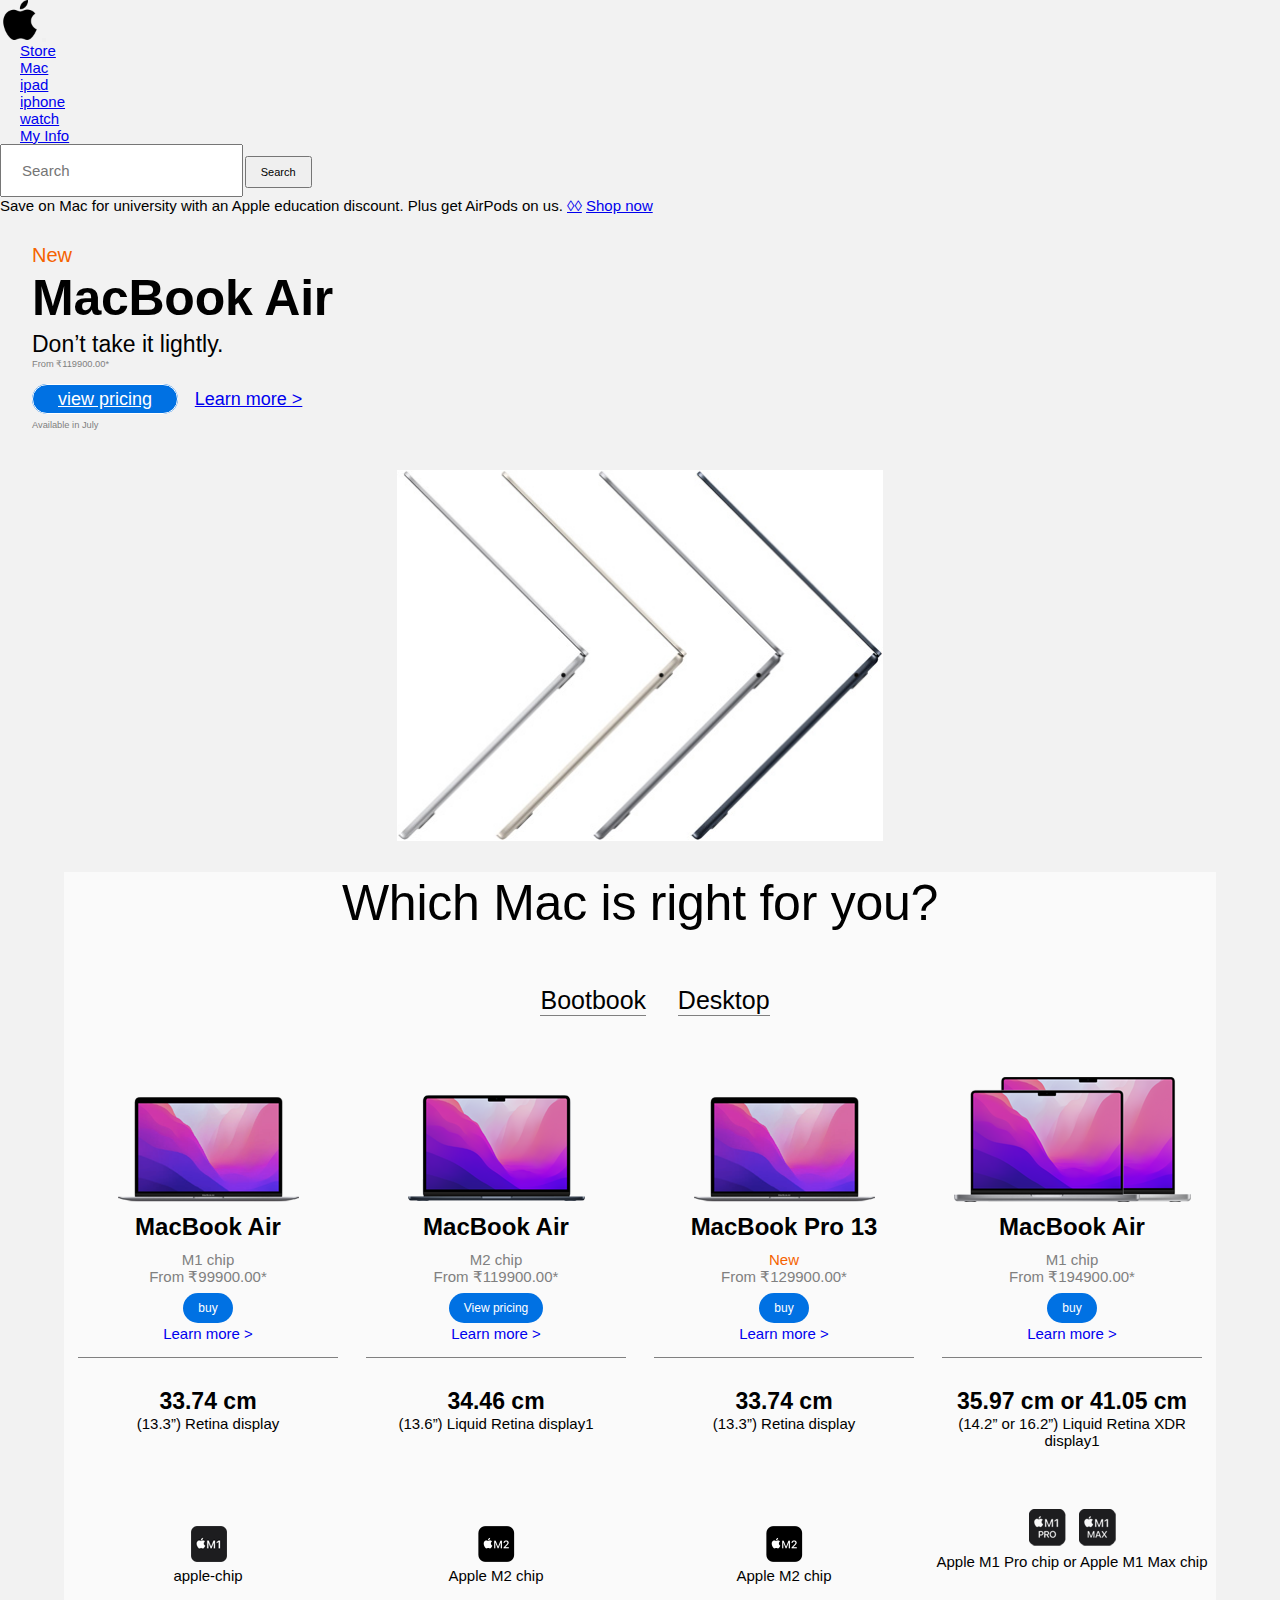
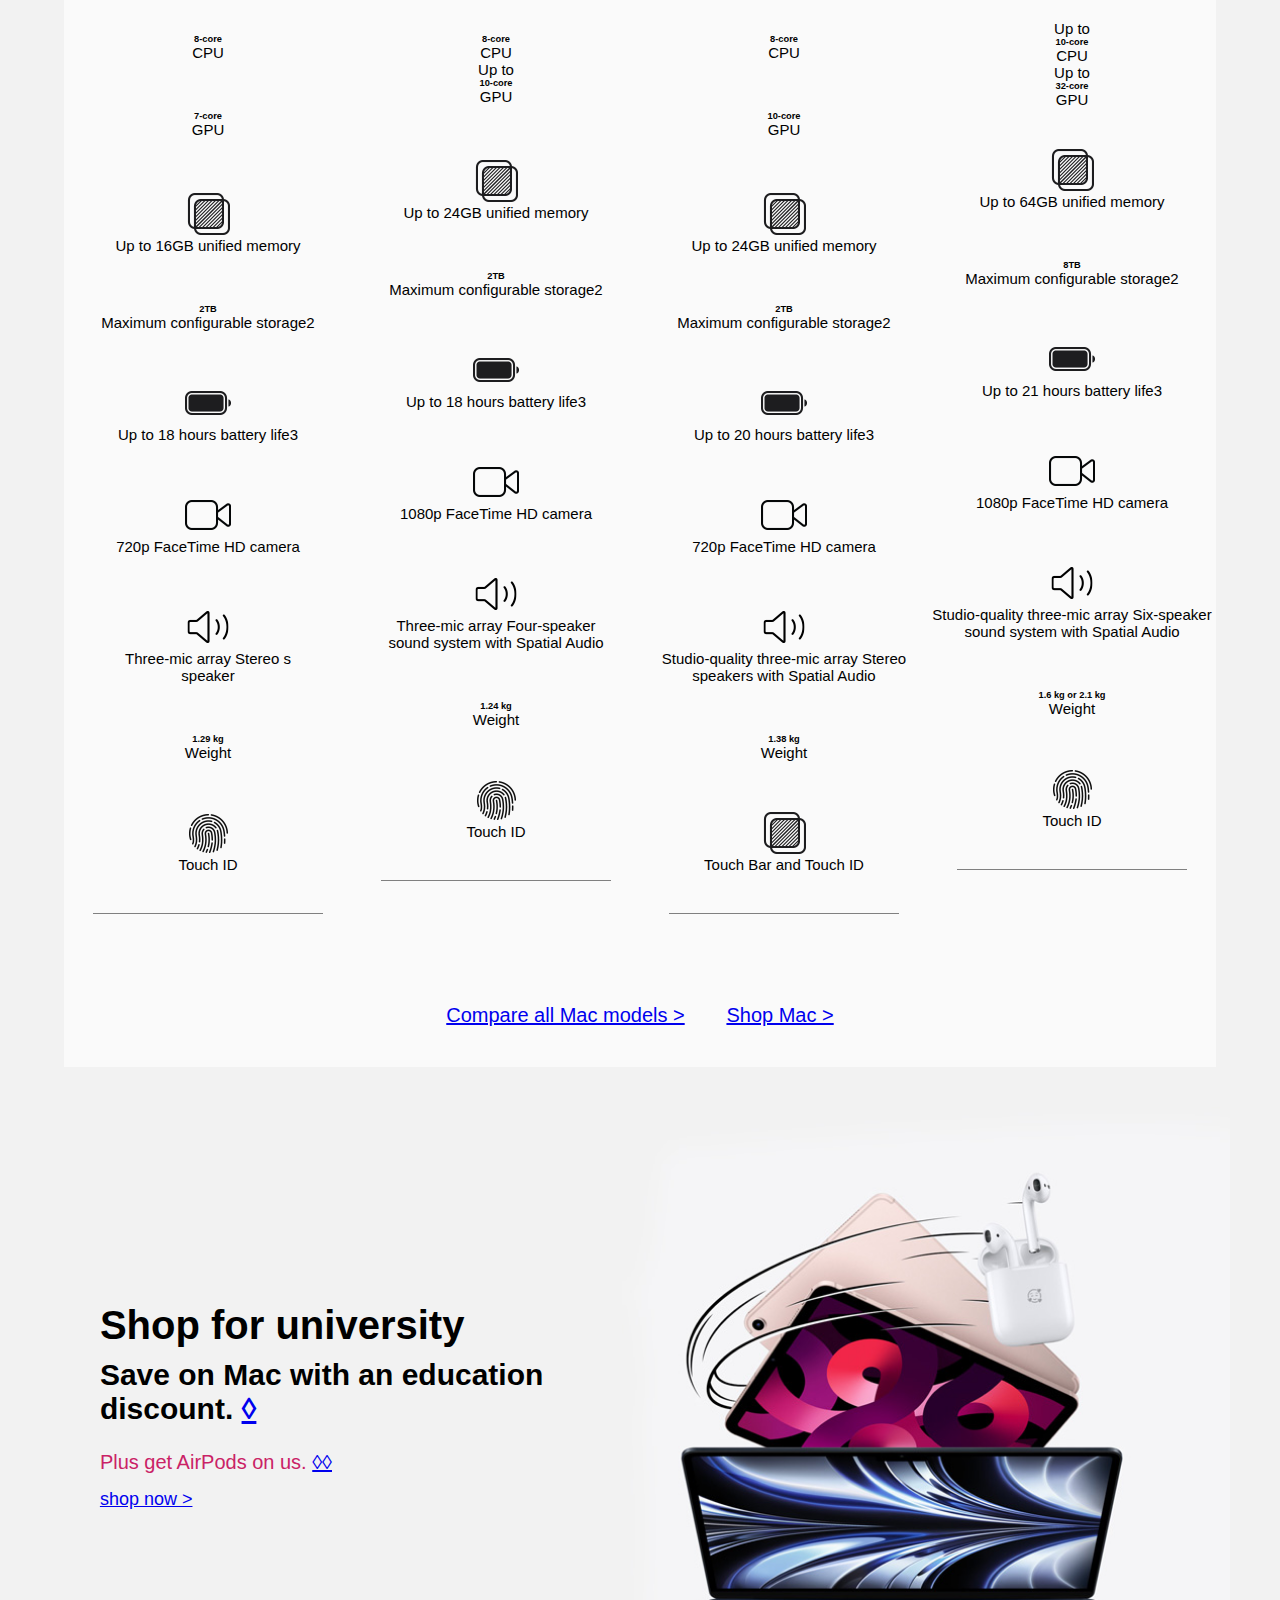
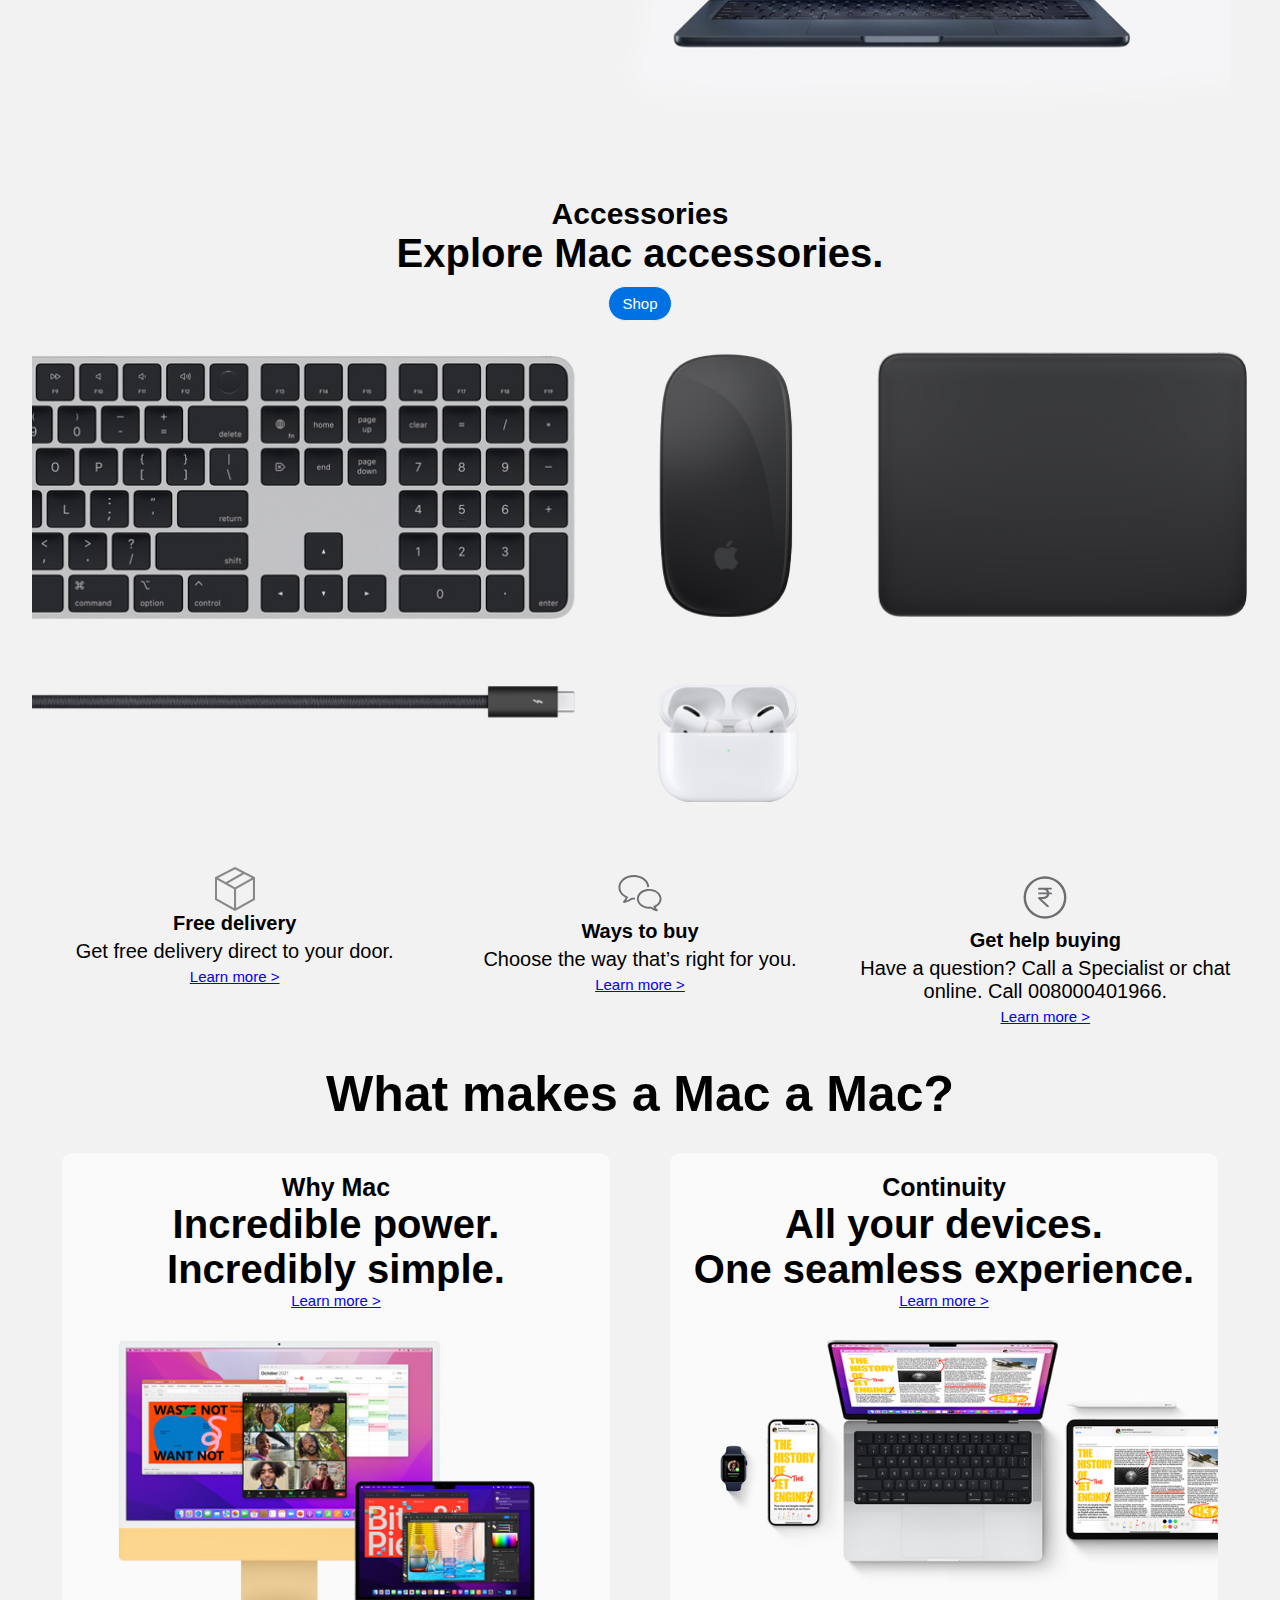
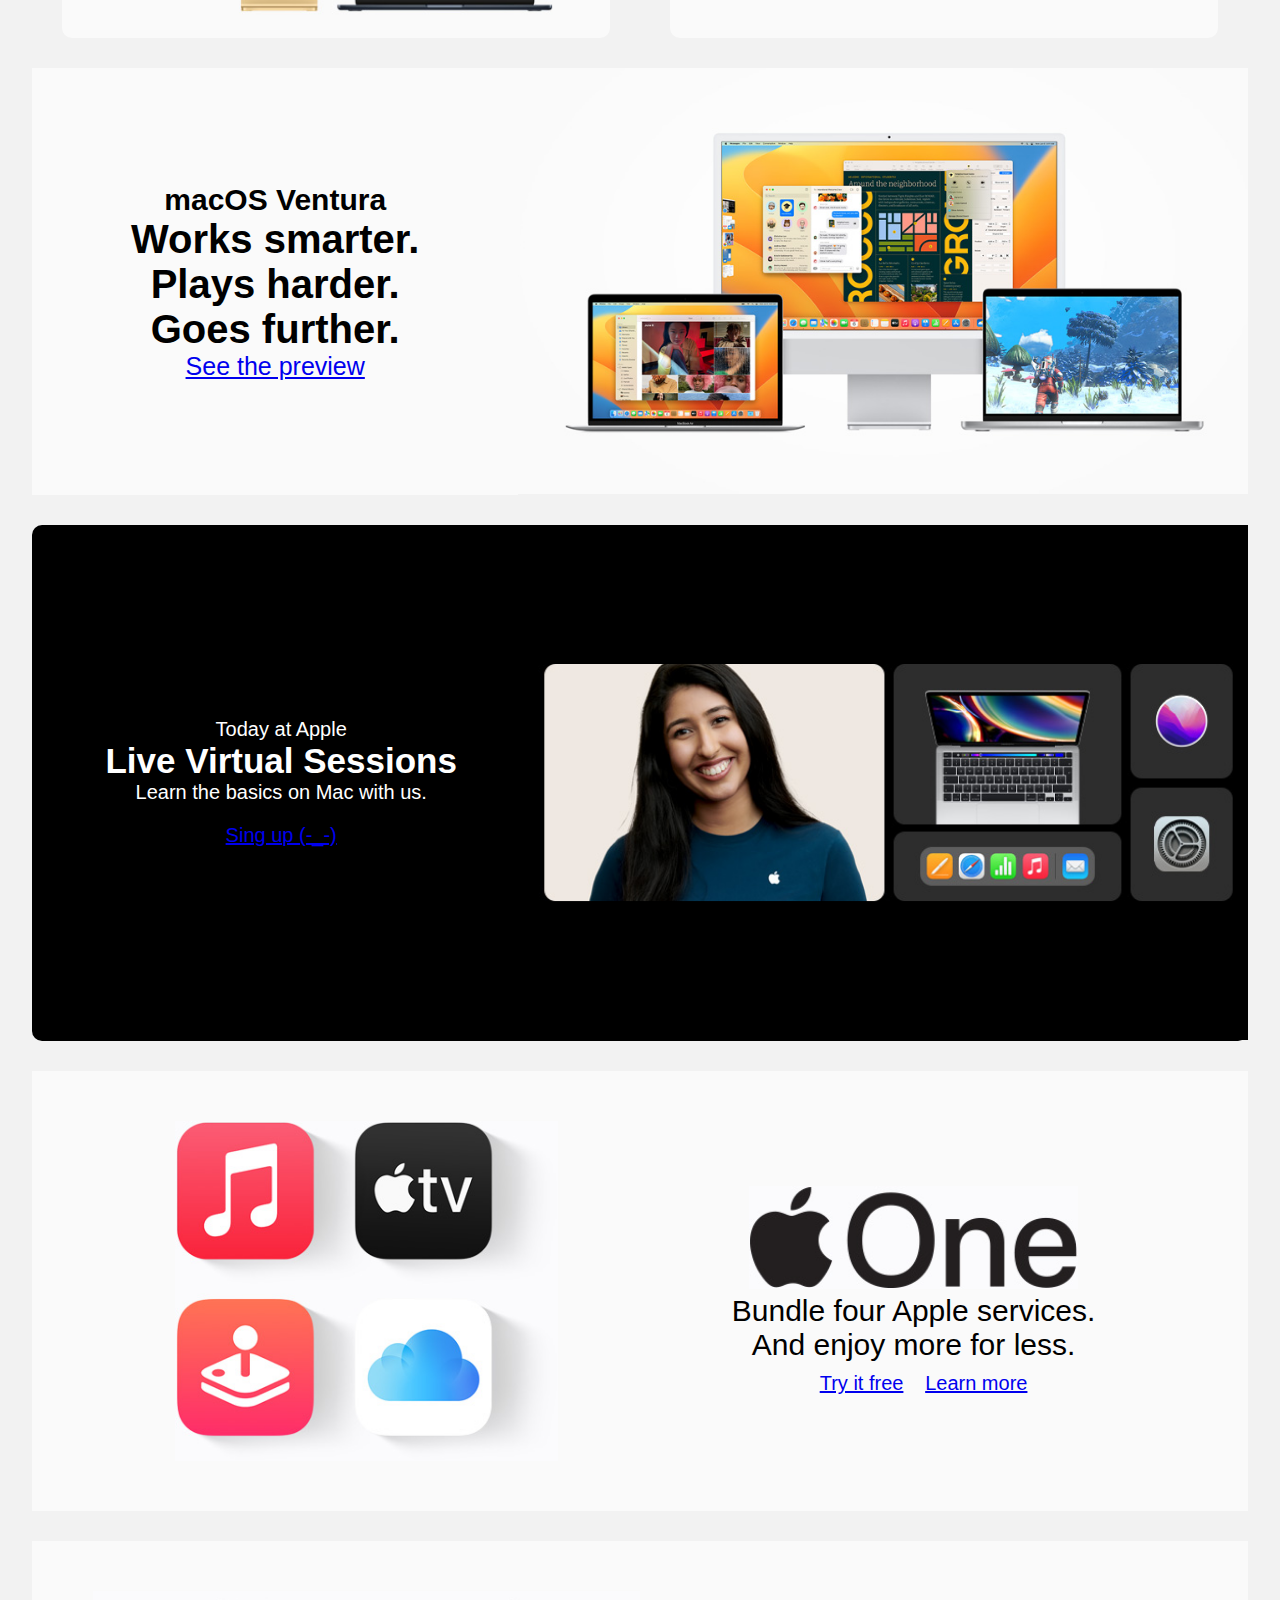
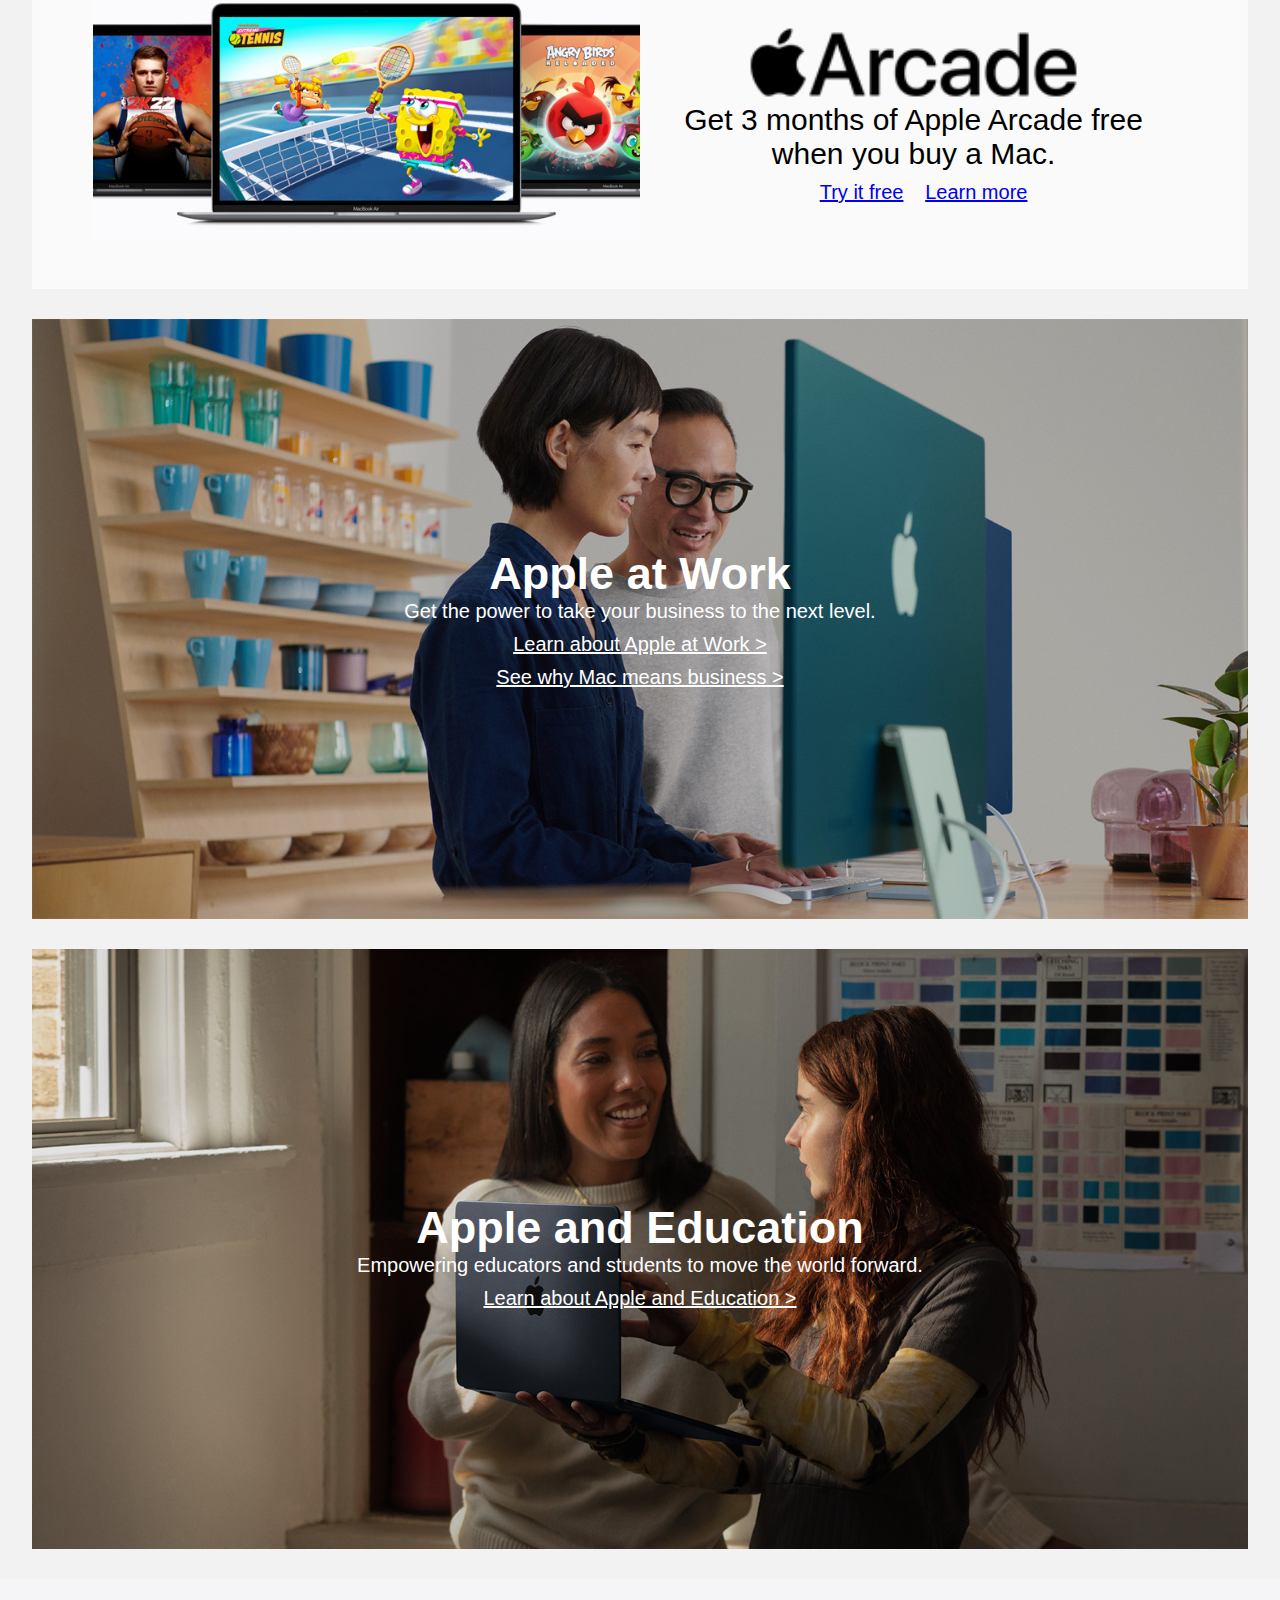
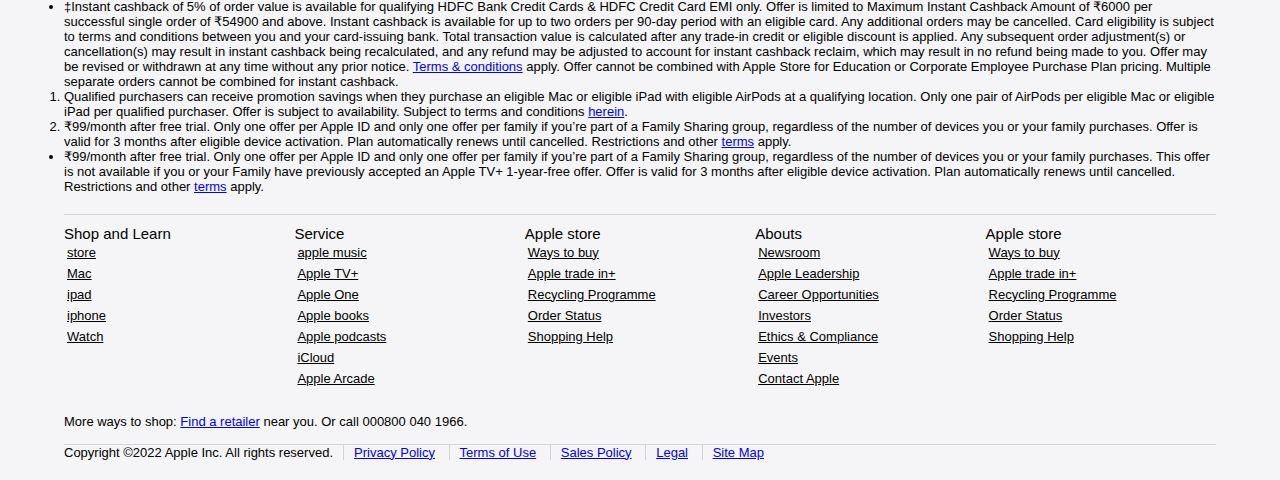
<file: mac.html>
<!DOCTYPE html>
<html lang="en">
<head>
    <meta charset="UTF-8">
    <meta http-equiv="X-UA-Compatible" content="IE=edge">
    <meta name="viewport" content="width=device-width, initial-scale=1.0">
    <title> iPad - Apple (IN)</title>
    <link rel="stylesheet" href="https://cdn.jsdelivr.net/npm/bootstrap@4.6.1/dist/css/bootstrap.min.css" integrity="sha384-zCbKRCUGaJDkqS1kPbPd7TveP5iyJE0EjAuZQTgFLD2ylzuqKfdKlfG/eSrtxUkn" crossorigin="anonymous">
    <!-- from here the link are related font -->
    <link rel="preconnect" href="https://fonts.googleapis.com">
    <link rel="preconnect" href="https://fonts.gstatic.com" crossorigin>
    <link href="https://fonts.googleapis.com/css2?family=Bebas+Neue&display=swap" rel="stylesheet">
    <link rel="preconnect" href="https://fonts.googleapis.com">
    <link rel="preconnect" href="https://fonts.gstatic.com" crossorigin>
    <link href="https://fonts.googleapis.com/css2?family=Anton&display=swap" rel="stylesheet">
    <link rel="preconnect" href="https://fonts.googleapis.com">
    <link rel="preconnect" href="https://fonts.gstatic.com" crossorigin>
    <link href="https://fonts.googleapis.com/css2?family=Niramit:wght@300;400;600&display=swap" rel="stylesheet">
    <!-- The font styling ends here -->
    <link rel="stylesheet" href="./css/application.min.css">
</head>
<body>

    <header>
        <div class="main-head">
            <nav class="navbar  navbar-expand-lg navbar-light bg-light shadow">
                <div class="container">
                        <a class="navbar-brand" href="#"><img src="./images/iconmonstr-apple-os-1-240.png" width="40px" height="40px"></a>
                        <button class="navbar-toggler" type="button" data-toggle="collapse" data-target="#navbarNav" aria-controls="navbarNav" aria-expanded="false" aria-label="Toggle navigation">
                        <span class="navbar-toggler-icon"></span>
                        </button>
                        <div class="collapse navbar-collapse" id="navbarNav">
                          <div class="a-section d-flex">
                            <ul class="navbar-nav">
                              <li class="nav-item ">
                              <a class="nav-link active" href="index.html">Store</a>
                              </li>
                              <li class="nav-item">
                              <a class="nav-link active" href="./mac.html">Mac</a>
                              </li>
                              <li class="nav-item">
                              <a class="nav-link active" href="./ipad.html">ipad</a>
                              </li>
                              <li class="nav-item">
                              <a class="nav-link active" href="./iphone.html">iphone</a>
                              </li>
                              <li class="nav-item">
                                <a class="nav-link active" href="./watch.html">watch</a>
                                </li>
                                <li class="nav-item">
                                    <a class="nav-link active" href="./info.html">My Info</a>
                                </li>
                          </ul>
                          </div>
                        
                          <div class="b-section ml-4">
                            <form class="form-inline">
                                <input  class="form-control mr-sm-2 padding-4" type="search" placeholder="Search" aria-label="Search">
                                <button class="btn btn-outline-success my-2 my-sm-0" type="submit">Search</button>
                            </form>
                          </div>
                        </div>
                </div>
            </nav>
        </div>
    </header>


    <div class="main-container">
         <div class="discount-info comman-font mt-2 bg-white p-3 text-center">
             <p class="bts-2022-content">
                  Save on Mac for university with an Apple education discount.
               Plus get AirPods on us.
              <span class="bts-2022"><a href="#">◊◊</a></span>
             <a href="#"  class="icon-wrapper">Shop now</a> </p>
         </div>

         <div class="mac-book-air text-center icloud-comman bg-white">

            <div class="data-mac-book">
                <p class="para-new">New</p>
                <h2 class="air-head">MacBook Air</h2>
                <p class="dont-copy">Don’t take it lightly.</p>
                <p class="pricing">From ₹119900.00*</p>
                <div class="button-mac">
                    <a class="view-pricing" href="#">view pricing</a>
                    <a href="#">Learn more ></a>
                </div>
                <p class="available-para pricing">Available in July</p>
            </div>
            <div class="img ">
                <img  class="mb-5"
                src="./images/mac-img/macbook_air_m2__r1jrymq4ftea_large.jpg" >
            </div>
           
         </div>
  </div>


    
      <div class="shoping-containt">
            <div class="heading">
                <h2 class="air-head">Which Mac is right for you?</h2>
            </div>
            <div class="not-book">
                <a href="#">Bootbook</a>
                <a href="#">Desktop</a>
            </div>

            <div class="product-body">
                <!-- ================================
                        col-1 start here
                ==================================-->
             <div class="main-row-one">
                <div class="row-one">
                  <div class="img-mac back-size">

                  </div>
                    <!-- <img src="./images/mac-img/product-img/compare_mba__fchj615oz0yi_large.png" alt="" srcset=""> -->
                    <h3 class="not-heding">MacBook Air</h3>
                    <span class="noot-chip new">M1 chip</span>
                    <p class="note-para new">From ₹99900.00*</span></p>
               
                    <div class="para-btn">
                        <p><a class="noot-buy" href="#">buy</a></p>
                        <p><a class="noot-Learn new" href="#">Learn more ></a></p>
                    </div>

                    <div class="info-display">
                        <h4 class="disply-hedding"> 33.74 cm</h4>
                        <p class="info-para new">(13.3”) Retina display</p>
                    </div>

                    <div class="img-apple-chip col-chip">
                        <img src="./images/mac-img/product-img/compare_icon_m1__dsskrswqk7wy_large.png" alt="apple-m2-chip">
                        <p class="apple-chip new"> apple-chip</p>
                    </div>

                     <div class="main-cpu cpu-top">
                         <h2>
                            8-core
                         </h2> 
                        <span class="new">CPU</span>
                    </div> 

                    <div class="main-gpu new-gpu">
                        <h2>
                           7-core
                        </h2> 
                       <span class="new">GPU</span>
                   </div>

                  <div class="img-memory new-memory">
                        <img src="./images/mac-img/product-img/common/compare_icon_unified_memory__emykppauav2a_large.png" alt="" srcset="">
                        <p class="new">Up to 16GB unified memory</p>
                  </div> 

                <div class="main-cpu  storage">
                    <h2>
                       2TB
                    </h2> 
                   <p class="new">
                       Maximum configurable storage2
                   </p>
               </div>
                
               <div class="img-memory main-cpu battery">
                  <img src="./images/mac-img/product-img/common/compare_icon_battery__fk0ughiyc3am_large.png" alt="" srcset="">
                  <p class="new">Up to 18 hours battery life3</p>
               </div>

               <div class="main-cpu battery-main">
                   <img src="./images/mac-img/product-img/common/compare_icon_camera__dlxow9r3leie_large.png" alt="" srcset="">
                   <p class="new">720p FaceTime HD camera</p>
              </div>

             <div class="main-cpu   speaker-main">
                <img src="./images/mac-img/product-img/common/compare_icon_mic__bkm7awuvc5qu_large.png" alt="" srcset="">
                 <p class="new">Three‑mic array   Stereo s</p>
                <span class="new">speaker</span>  
             </div>

             <div class="main-cpu weight-main">
                <h2>   1.29 kg </h2> 
               <p class="new ">  Weight </p>
           </div>

           <div class="main-cpu touch">
                <img src="./images/mac-img/product-img/common/compare_icon_touchid__fanxgkqe1xei_large.png" alt="" srcset="">
                <p class="new para-touch"> Touch ID</p>
          </div>
        </div>

                 <!-- ================================
                    col-2 start here 
                =====================================-->
                       
                <div class="row-one">
                    <div class="img-mac-2 back-size">
                        <!-- using background image -->
                    </div>
                    <h3 class="not-heding">MacBook Air</h3>
                    <span class="noot-chip new">M2 chip</span>
                    <p class="note-para new">From ₹119900.00*</span></p>
                    <div class="para-btn">
                        <p><a class="noot-buy" href="#">View pricing</a></p>
                        <p><a class="noot-Learn new" href="#">Learn more ></a></p>
                    </div>

                    <div class="info-display">
                        <h4 class="disply-hedding">34.46 cm</h4>
                        <p class="info-para new">(13.6”) Liquid Retina display1</p>
                    </div>

                    <div class="img-apple-chip col-chip">
                        <img src="./images/mac-img/product-img/col-2/compare_icon_m2__c5vv0ufcdyc2_large.png" alt="apple-m2-chip">
                        <p class="apple-chip new"> Apple M2 chip</p>
                    </div>

                      <div class="main-cpu cpu-top"> 
                         <h2>
                            8-core
                         </h2> 
                        <span class="new">CPU</span>
                    </div>

                    <div class="mt-5 main-gpu">
                        <p class="new"> Up to </p>
                         <h2>
                            10-core
                         </h2> 
                        <span class="new">GPU</span>
                    </div>

                    <div class="img-memory new-memory">
                        <img src="./images/mac-img/product-img/common/compare_icon_unified_memory__emykppauav2a_large.png" alt="" srcset="">
                        <p class="new">Up to 24GB unified memory</p>
                    </div> 
                    
                    <div class="main-cpu  storage">
                        <h2>
                           2TB
                        </h2> 
                       <p class="new">
                           Maximum configurable storage2
                       </p>
                   </div>

                   <div class="img-memory main-cpu battery">
                    <img src="./images/mac-img/product-img/common/compare_icon_battery__fk0ughiyc3am_large.png" alt="" srcset="">
                    <p class="new">Up to 18 hours battery life3</p>
                 </div>

                 <div class="main-cpu  battery-main">
                    <img src="./images/mac-img/product-img/common/compare_icon_camera__dlxow9r3leie_large.png" alt="" srcset="">
                    <p class="new">1080p FaceTime HD camera</p>
                </div>

                <div class="main-cpu speaker-main">
                    <img src="./images/mac-img/product-img/common/compare_icon_mic__bkm7awuvc5qu_large.png" alt="" srcset="">
                    <p class="new">Three‑mic array  Four-speaker </p>
                    <p class="new">sound system with Spatial Audio</p>
              </div>

              <div class="main-cpu weight-main">
                <h2>1.24 kg</h2> 
                <p class="new">Weight </p>
           </div>

            <div class="main-cpu touch">
                <img src="./images/mac-img/product-img/common/compare_icon_touchid__fanxgkqe1xei_large.png" alt="" srcset="">
                <p class="new para-touch"> Touch ID</p>
           </div>
         </div>
     </div>
              <!-- ================================
                        col-3 start here
                ==================================   -->

               <div class="main-row-one"> 
                <div class="row-one">
                    <div class="img-row-3 back-size">
                         <!-- background image using -->
                    </div>
                
                    <h3 class="not-heding">MacBook Pro 13</h3>
                    <p class="new-1 new">New</p>
                    <p class="note-para new">From ₹129900.00*</span></p>
               
                    <div class="para-btn">
                        <p><a class="noot-buy" href="#">buy</a></p>
                        <p><a class="noot-Learn new" href="#">Learn more ></a></p>
                    </div> 

                    <div class="info-display">
                        <h4 class="disply-hedding">
                            33.74 cm
                        </h4>
                        <p class="info-para new">(13.3”) Retina display</p>
                    </div>

                    <div class="img-apple-chip col-chip responsive-chip">
                        <img src="./images/mac-img/product-img/col-2/compare_icon_m2__c5vv0ufcdyc2_large.png" alt="apple-m2-chip">
                        <p class="apple-chip new"> Apple M2 chip</p>
                    </div>

                    <div class="main-cpu ">
                         <h2>
                            8-core
                         </h2> 
                        <span class="new">CPU</span>
                    </div>

                    <div class="main-gpu new-gpu">
                        <h2>  
                           10-core
                        </h2> 
                       <span class="new">GPU</span>
                   </div>

                   <div class="img-memory new-memory">
                    <img src="./images/mac-img/product-img/common/compare_icon_unified_memory__emykppauav2a_large.png" alt="" srcset="">
                    <p class="new">Up to 24GB unified memory</p>
                  </div> 

                  <div class="main-cpu  storage">
                    <h2>
                       2TB
                    </h2> 
                   <p class="new">
                       Maximum configurable storage2
                   </p>
               </div>

                <div class="img-memory main-cpu battery">
                    <img src="./images/mac-img/product-img/common/compare_icon_battery__fk0ughiyc3am_large.png" alt="" srcset="">
                    <p class="new">Up to 20 hours battery life3</p>
                </div>

                <div class="main-cpu battery-main">
                    <img src="./images/mac-img/product-img/common/compare_icon_camera__dlxow9r3leie_large.png" alt="" srcset="">
                    <p class="new">720p FaceTime HD camera</p>
                </div>

                  <div class="main-cpu   speaker-main">
                        <img src="./images/mac-img/product-img/common/compare_icon_mic__bkm7awuvc5qu_large.png" alt="" srcset="">
                        <p class="new">Studio-quality three‑mic array
                        Stereo  </p>
                        <p class="new">speakers with Spatial Audio</p>
                </div>

                <div class="main-cpu weight-main">
                        <h2>1.38 kg </h2> 
                    <p class="new">Weight </p>
                </div>

                <div class="main-cpu touch">
                    <img src="./images/mac-img/product-img/common/compare_icon_unified_memory__emykppauav2a_large.png" alt="" srcset="">
                 <p class="new para-touch"> Touch Bar and Touch ID</p>
                </div>

                 </div> 


                <!-- ================================
                        col-4 start here
                ==================================-->
             <div class="row-one"> 
                 <div class="img-row-4 back-size col-img-4">
                        <!-- background image using -->
                 </div>

                    <h3 class="not-heding">MacBook Air</h3>
                    <span class="noot-chip new">M1 chip</span>
                    <p class="note-para new">From ₹194900.00*</p>

                    <div class="para-btn">
                        <p><a class="noot-buy" href="#">buy</a></p>
                        <p><a class="noot-Learn new" href="#">Learn more ></a></p>
                    </div>

                    <div class="info-display">
                        <h4 class="disply-hedding">35.97 cm or 41.05 cm</h4>
                        <p class="info-para new">(14.2” or 16.2”) Liquid Retina XDR display1</p>
                    </div>

                    <div class="chip-last">
                        <img src="./images/mac-img/product-img/col-4/compare_icon_m1_pro_max__d1toavnfl1m6_large.png" alt="apple-m2-chip">
                        <p class="apple-chip new"> Apple M1 Pro chip or Apple M1 Max chip</p>
                    </div>

                    <div class="main-cpu  last-cpu">
                        <p class="new"> Up to </p>
                         <h2>
                            10-core
                         </h2> 
                        <span class="new">CPU</span>
                    </div>

                    <div class="main-gpu mt-5">
                        <p class="new"> Up to </p>
                         <h2>
                            32-core
                         </h2> 
                        <span class="new">GPU</span>
                    </div>

                    <div class="img-memory new-memory-last">
                        <img src="./images/mac-img/product-img/common/compare_icon_unified_memory__emykppauav2a_large.png" alt="" srcset="">
                        <p class="new">Up to 64GB unified memory</p>
                    </div>
                    
                    <div class="main-cpu storage">
                         <h2>
                            8TB
                         </h2> 
                        <p class="new">
                            Maximum configurable storage2
                        </p>
                    </div>

                    <div class="img-memory main-cpu battery">
                        <img src="./images/mac-img/product-img/common/compare_icon_battery__fk0ughiyc3am_large.png" alt="" srcset="">
                        <p class="new">Up to 21 hours battery life3</p>
                     </div>

                     <div class="main-cpu battery-main">
                        <img src="./images/mac-img/product-img/common/compare_icon_camera__dlxow9r3leie_large.png" alt="" srcset="">
                        <p class="new">1080p FaceTime HD camera</p>
                    </div>

                    <div class="main-cpu   speaker-main">
                        <img src="./images/mac-img/product-img/common/compare_icon_mic__bkm7awuvc5qu_large.png" alt="" srcset="">
                        <p class="new"> Studio-quality three‑mic array
                           Six-speaker </p>
                           <p class="new">sound system with  Spatial Audio</p>
                    </div>


                    <div class="main-cpu  weight-main">
                            <h2>1.6 kg or 2.1 kg</h2> 
                        <p class="new">Weight </p>
                    </div>

                    <div class="main-cpu touch">
                        <img src="./images/mac-img/product-img/common/compare_icon_touchid__fanxgkqe1xei_large.png" alt="" srcset="">
                        <p class="new para-touch"> Touch ID</p>
                    </div>
             </div>
        </div> 
    </div>

    <div class="main-mac-models">
        <a href="#">Compare all Mac models ></a>
        <a href="#" class="shop-mac">Shop Mac ></a>
    </div>
</div>





                <!-- ================================
                        education section start here
                ==================================   -->
    <section>
        <div class="shop-education">

            <div class="banner-data">
                <h2 class="banner-university">Shop for university</h2>
                <h3 class="discount-headline">Save on Mac with an education discount.
                    <a href="#">◊</a>
                </h3>
                <p class="airpods-plus">
                    Plus get AirPods on us. 
                    <a href="#">◊◊</a>
                </p>

                <a href="#" class="shop-btn">
                    shop now >
                </a>
            </div>
            <div class="banner-image">
                       <!-- using for background image -->
            </div>
        </div>
    </section>


          <!-- ================================
                        Explore Mac accessories. start here
                ==================================   -->



            <section>
                <div class="main-mac-explore">
                    <div class="data-exolore">
                            <h4 class="data-hrdding">Accessories</h4>
                            <h1 class="hedline-explore">  Explore Mac accessories. </h1>
                    </div>
                    <div class="button-explore">
                        <button>
                            <a href="#">Shop</a>
                        </button>
                    </div>

                    <div class="image-explore">
                        <img src="./images/mac-img/Explore-Mac/accessories_tile__cybkm8f034uq_large.jpg" alt="" srcset="">
                    </div>
                </div>
            </section>


             <!-- ================================
                        info-method  start here
                ==================================   -->
         <section>
             <div class="info-method">
                     <div class="delivery">
                           <img src="./images/mac-img/info-buy/icon-delivery__cthkmrp24qoi_large.png" alt="" srcset="">
                            <h5>Free delivery</h5>
                            <p>Get free delivery direct to your door.</p>
                            <a href="#">Learn more ></a>
                    </div>
                    <div class="delivery buy">
                        <img src="./images/mac-img/info-buy/icon-help__cwmazkux9uaa_large.svg" alt="" srcset="">
                         <h5>Ways to buy</h5>
                         <p>Choose the way that’s right for you.</p>
                         <a href="#">Learn more ></a>
                 </div>
                 <div class="delivery">
                    <img src="./images/mac-img/info-buy/icon_large.svg" alt="" srcset="">
                     <h5> Get help buying</h5>
                     <p>Have a question? Call a Specialist or chat online. Call 008000401966.</p>
                     <a href="#">Learn more ></a>
                </div>
          </div>


          <div class="just-heding">
                 <h1>What makes a Mac a Mac?</_+++h1>
         </div>
        </section>



        <section>
            <div class="incredible-main icloud-comman">
                <div class="main">
                    <div class="img-power">
                        <h5>Why Mac</h5>
                        <h1> Incredible power.</h1>
                        <h1>Incredibly simple.</h1>

                        <a href="#">Learn more ></a>
                     </div>
                   
                     <div class="divice-info mac-img">
                         <!-- <img src="./images/mac-img/power-mac/continuity__f7o5n4kqigeq_large.jpg" alt="" srcset=""> -->
                         <img class="power-img" src="./images/mac-img/power-mac/why_mac__cs3wqw10kieu_large.jpg" alt="" srcset="">
                     </div>
                </div>
                
                <div class="main">
                    <div class="img-power">
                        <h5>Continuity</h5>
                    
                        <h1> All your devices.</h1>
                        <h1>One seamless experience.</h1>

                        <a href="#">Learn more ></a>
                     </div>
                   
                     <div class="divice-info mac-img">
                         <img src="./images/mac-img/power-mac/continuity__f7o5n4kqigeq_large.jpg" alt="" srcset="">
                     </div>
                </div>
                
                 
            </div>     
        </section>

        <section>
          <div class="main-smarter">
            <div class="smarter center-all-data">
                <h4> macOS Ventura</h4>
                <h1>Works smarter.</h1>
                <h1>Plays harder.</h1>
                <h1>Goes further.</h1>
                <a href="#">See the preview</a>
            </div>

            <div class="smarter-img">
                    <img src="./images/mac-img/power-mac/macos_ventura__muyk5ifz9wqm_large.jpg" alt="" srcset="">
            </div>

          </div>
        </section>


     <!-- ================================
                      Live Virtual Sessions start here
                ==================================   -->


                <section>  
                    <div class="virtual-body">
                         
                        <div class="info-virtual center-all-data">
                                <h3>Today at Apple</h3>
                                <h1> Live Virtual Sessions</h1>
                                <p>Learn the basics on Mac with us.</p>
                                <a href="#">Sing up (-_-) </a>

                        </div>

                        <div class="virtual-image">
                            <img src="./images/mac-img/Virtual-Sessions-img/Live-virtual-sessions.jpg" alt="" srcset="">

                            <img  class="responsive-600px" src="./images/mac-img/Virtual-Sessions-img/live-virtual-sessions-responsive-mobile.jpg" alt="" srcset="">
                        </div>
                    </div>
                </section>



                 <!-- ================================
                     promo-img Sessions start here
                ==================================   -->


                <section class="promo-body">
                    <div class="promo-main">
                        
                        <div class="promo-img center-all-data">
                                <img src="./images/mac-img/Virtual-Sessions-img/all-app-section.jpg" alt="" srcset="">
                        </div>

                        <div class="promo-data  text-center center-all-data">
                            <img src="./images/mac-img/Virtual-Sessions-img/apple-one-logo.jpg" alt="" srcset="">
                            <p>Bundle four Apple services. </p>
                            <span> And enjoy more for less.</span>

                            <ul class="links-inline">
                                <li>
                                   <a href="#"">Try it free</a>
                                </li>
                                <li>
                                  <a href="#">Learn more</a>
                                </li>
                             </ul>
                        </div>
                    </div>
                </section>


                <section class="promo-body">
                    <div class="promo-main">
                        
                        <div class="promo-img center-all-data">
                                <img  class="arcade-img" src="./images/mac-img/Virtual-Sessions-img/apple-arcade.jpg" alt="" srcset="">
                        </div>

                        <div class="promo-data center-all-data">
                            <img src="./images/mac-img/Virtual-Sessions-img/logo-apple-arcade.png" alt="" srcset="">
                            <p>Get 3 months of Apple Arcade free </p>
                            <span>when you buy a Mac.</span>

                            <ul class="links-inline">
                                <li>
                                   <a href="#"">Try it free</a>
                                </li>
                                <li>
                                  <a href="#">Learn more</a>
                                </li>
                             </ul>
                        </div>
                    </div>
                </section>



            <!-- ================================

                     business Sessions start here

                ==================================   -->



      <section>
                <div class="business-body">
                    <div class="bussines center-all-data  bussines-common">
                        <h1>Apple at Work</h1>
                        <p>Get the power to take your business to the next level.</p> 
                        
                        <ul>
                            <li><a href="#">Learn about Apple at Work ></a></li>
                            <li><a href="#">See why Mac means business ></a></li>
                        </ul>
                    </div>
                </div>
      </section>

      <section>
        <div class="business-body">
            <div class="bus-img-last center-all-data  bussines-common">
                <h1 class="headline">Apple and Education</h1>
                <p class="bus-font">Empowering educators and students to move the world forward.</p> 
                
                <ul>
                    <li><a class="bus-font" href="#">Learn about Apple and Education ></a></li>
                </ul>
            </div>
        </div>
      </section>


  


      <!-- =================================
                footer section start here
            ===================================== -->


            <footer class="main-footer">
                <div class="foot-body">
                     <ul>
                       <li class="foot-note-0 main">‡Instant cashback of 5% of order value is available for
                          qualifying HDFC Bank Credit Cards &amp; HDFC Credit Card EMI only. Offer is
                          limited to Maximum Instant Cashback Amount of ₹6000 per successful single order
                          of ₹54900 and above. Instant cashback is available for up to two orders per 90-day
                           period with an eligible card. Any additional orders may be cancelled. Card eligibility
                            is subject to terms and conditions between you and your card-issuing bank. Total transaction 
                            value is calculated after any trade-in credit or eligible discount is applied. Any subsequent
                             order adjustment(s) or cancellation(s) may result in instant cashback being recalculated, and 
                             any refund may be adjusted to account for instant cashback reclaim, which may result in no refund 
                             being made to you. Offer may be revised or withdrawn at any time without any prior notice.
                              <a href="#">Terms &amp; conditions</a> apply. Offer cannot be combined with Apple&nbsp;Store
                              for Education or Corporate Employee Purchase Plan pricing. Multiple separate orders cannot be 
                              combined for instant cashback.
                        </li>
                    </ul> 
                     <ol>
                         <li class="footnote-1 main">
                            Qualified purchasers can receive promotion savings when they purchase an eligible Mac or eligible iPad 
                            with eligible AirPods at a qualifying location. Only one pair of AirPods per eligible Mac or eligible
                             iPad per qualified purchaser. Offer is subject to availability. Subject to terms and conditions 
                             <a href="#">herein</a>.
                        </li>
                        <li class="footnote-2 main">₹99/month after free trial. Only one offer per Apple ID and only one offer per family if you’re
                          part of a Family Sharing group, regardless of the number of devices you or your family purchases. Offer is valid for 3 months
                           after eligible device activation. Plan automatically renews until cancelled. Restrictions and other
                            <a href="#">terms</a>&nbsp;apply.</li>
                      
                   </ol>
                   <ul>
                      <li class="main last-line">₹99/month after free trial. Only one offer per Apple ID and only one offer per family if you’re part of a Family Sharing group, regardless of the number of devices you or your family purchases. This offer is not available if you or your Family have previously accepted an Apple TV+ 1-year-free offer. Offer is valid for 3 months after eligible device activation. Plan automatically renews until cancelled. Restrictions and other <a href="/in/promo/">terms</a>&nbsp;apply.</li>
                   </ul>
 
 
                   <nav class="foot-nav">
                        <div class="col-one">
                            <ul class="un-list">
                               <p class="heding-ft main">Shop and Learn</p>
                                  <li class="link-nav main">
                                      <a href="#">store</a>
                                  </li>
                                  <li class="link-nav main">
                                   <a href="#">Mac</a>
                               </li>
                               <li class="link-nav main">
                                 <a href="#">ipad</a>
                             </li>
                                <li class="link-nav main">
                                    <a href="#">iphone</a>
                                 </li>
                                 <li class="link-nav main">
                                     <a href="#">Watch</a>
                                 </li>
                            </ul>
                            <ul class="un-list">
                             <p class="heding-ft main">Service</p>
                                <li class="link-nav main">
                                    <a href="#">apple music</a>
                                </li>
                                <li class="link-nav main">
                                 <a href="#">Apple TV+</a>
                             </li>
                             <li class="link-nav main">
                               <a href="#">Apple One</a>
                           </li>
                              <li class="link-nav main">
                                  <a href="#">Apple books</a>
                               </li>
                               <li class="link-nav main">
                                   <a href="#">Apple podcasts</a>
                               </li>
                               <li class="link-nav main">
                                <a href="#">iCloud</a>
                            </li>
                            <li class="link-nav main">
                              <a href="#">Apple Arcade</a>
                          </li>
                          </ul>
                        </div>
 
                    <!-- col-2 start here -->
 
                        <div class="col-one col-two">
                         <ul class="un-list">
                            <p class="heding-ft main">Apple store</p>
                               <li class="link-nav main">
                                   <a href="#">Ways to buy</a>
                               </li>
                               <li class="link-nav main">
                                <a href="#">Apple trade in+</a>
                            </li>
                            <li class="link-nav main">
                              <a href="#">Recycling Programme</a>
                          </li>
                             <li class="link-nav main">
                                 <a href="#">Order Status</a>
                              </li>
                              <li class="link-nav main">
                                  <a href="#">Shopping Help</a>
                              </li>
                         </ul>
 
                         <ul class="un-list">
                           <p class="heding-ft main">Abouts</p>
                              <li class="link-nav main">
                                  <a href="#">Newsroom</a>
                              </li>
                              <li class="link-nav main">
                               <a href="#">Apple Leadership</a>
                           </li>
                           <li class="link-nav main">
                             <a href="#">Career Opportunities</a>
                         </li>
                            <li class="link-nav main">
                                <a href="#">Investors</a>
                             </li>
                             <li class="link-nav main">
                                 <a href="#"> Ethics & Compliance</a>
                             </li>
                             <li class="link-nav main">
                              <a href="#">Events</a>
                          </li>
                          <li class="link-nav main">
                            <a href="#">Contact Apple</a>
                        </li>
                        </ul>
                     </div>
 
 
                     <div class="col-last col-one">
                       <ul class="un-list">
                          <p class="heding-ft main">Apple store</p>
                             <li class="link-nav main">
                                 <a href="#">Ways to buy</a>
                             </li>
                             <li class="link-nav main">
                              <a href="#">Apple trade in+</a>
                          </li>
                          <li class="link-nav main">
                            <a href="#">Recycling Programme</a>
                        </li>
                           <li class="link-nav main">
                               <a href="#">Order Status</a>
                            </li>
                            <li class="link-nav main">
                                <a href="#">Shopping Help</a>
                            </li>
                       </ul>
                     </div>
                   </nav>
 
                   <div class="footer-contact foot-body1">
                     More ways to shop: <a href="#">Find a retailer</a> near you.
                      <span class="number">Or call 000800&nbsp;040&nbsp;1966.</span>
                   </div>
                </div>
 
                <div class="footer-main-last pt-3">
                <p class="copyright">
                  Copyright ©2022
                  Apple Inc. All rights reserved.
                </p> 
               
                 <div class="footer-links-last">
                   <a class="footer-link" href="#">Privacy Policy</a>
                   <a class="footer-link" href="#">Terms of Use</a>
                   <a class="footer-link" href="#">Sales Policy</a>
                   <a class="footer-link" href="#">Legal</a>
                   <a class="footer-link" href="#">Site Map</a>
                 </div>
               </div>      
           </footer>


      
       <script src="https://cdn.jsdelivr.net/npm/jquery@3.5.1/dist/jquery.slim.min.js" integrity="sha384-DfXdz2htPH0lsSSs5nCTpuj/zy4C+OGpamoFVy38MVBnE+IbbVYUew+OrCXaRkfj" crossorigin="anonymous"></script>
       
       <script src="https://cdn.jsdelivr.net/npm/bootstrap@4.6.1/dist/js/bootstrap.bundle.min.js" integrity="sha384-fQybjgWLrvvRgtW6bFlB7jaZrFsaBXjsOMm/tB9LTS58ONXgqbR9W8oWht/amnpF" crossorigin="anonymous"></script>
       <script src="./js/apple.js"></script>
</body>
</html>
</file>
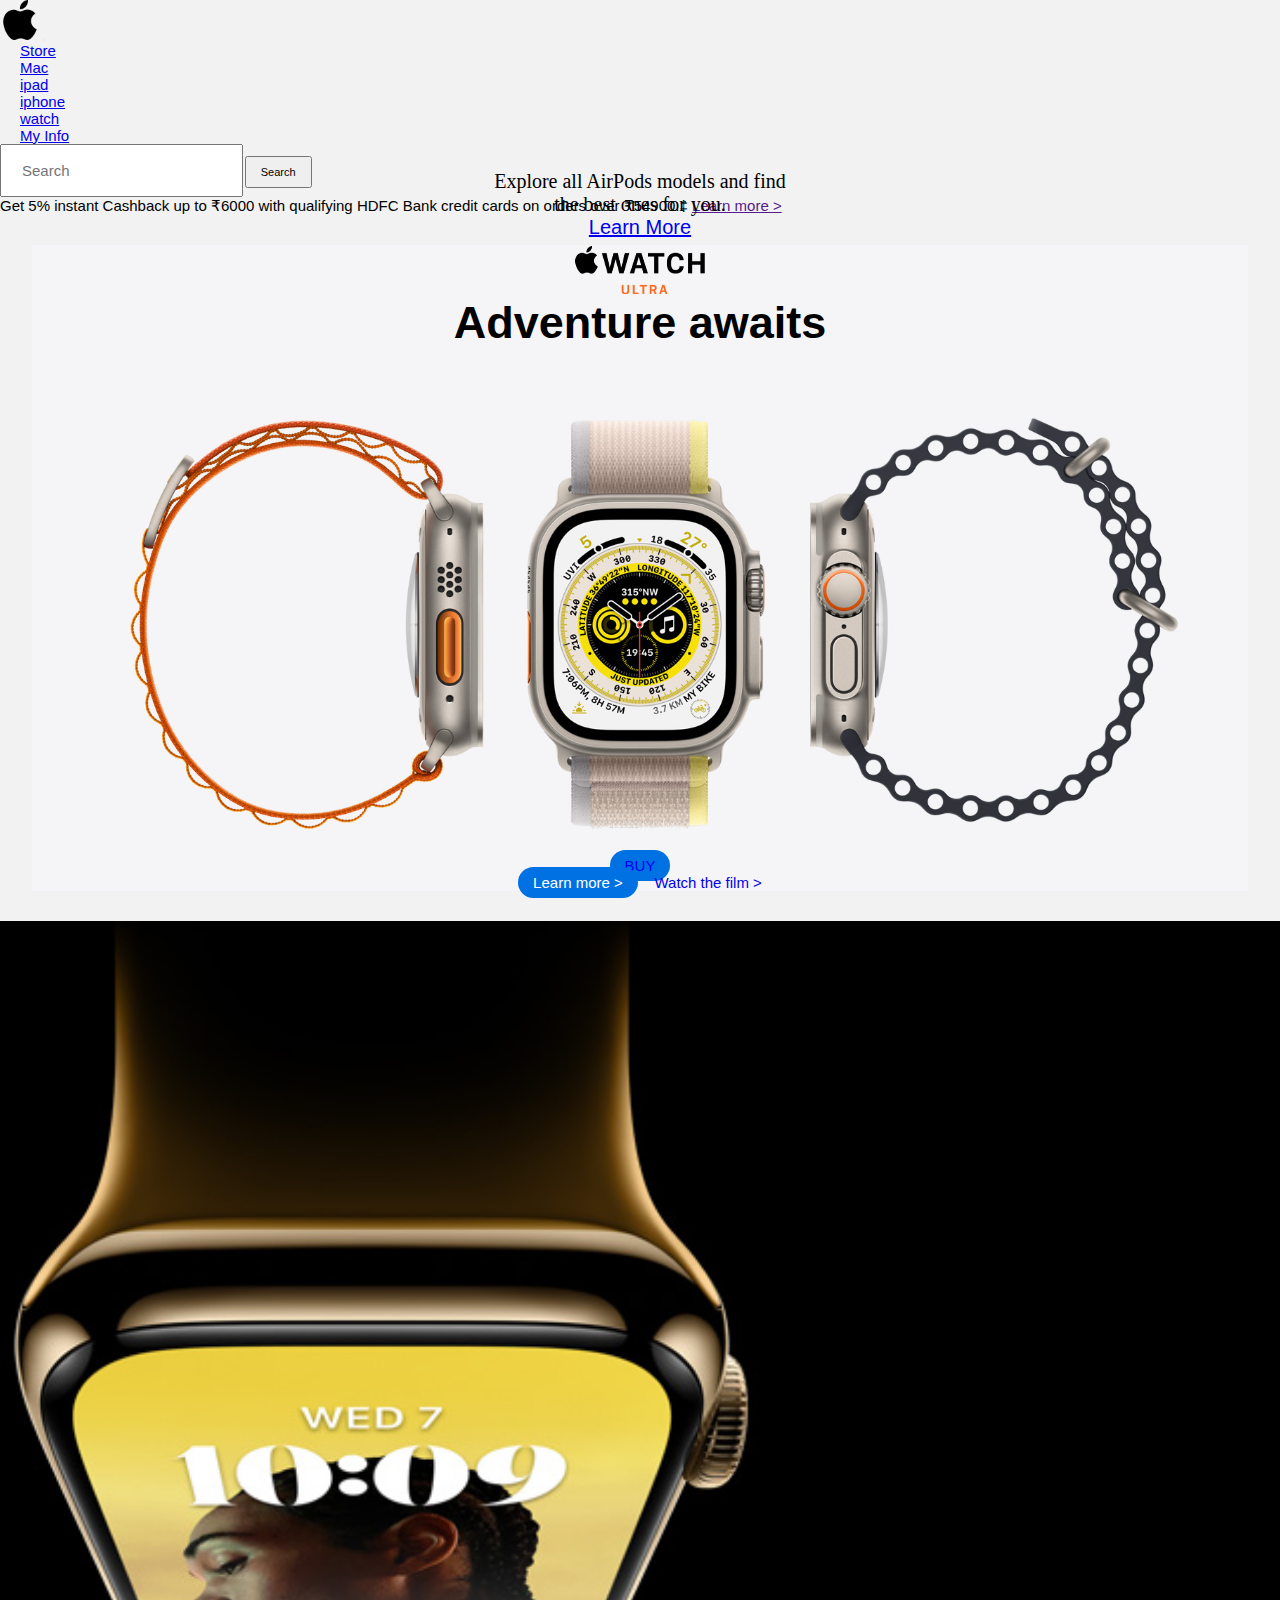
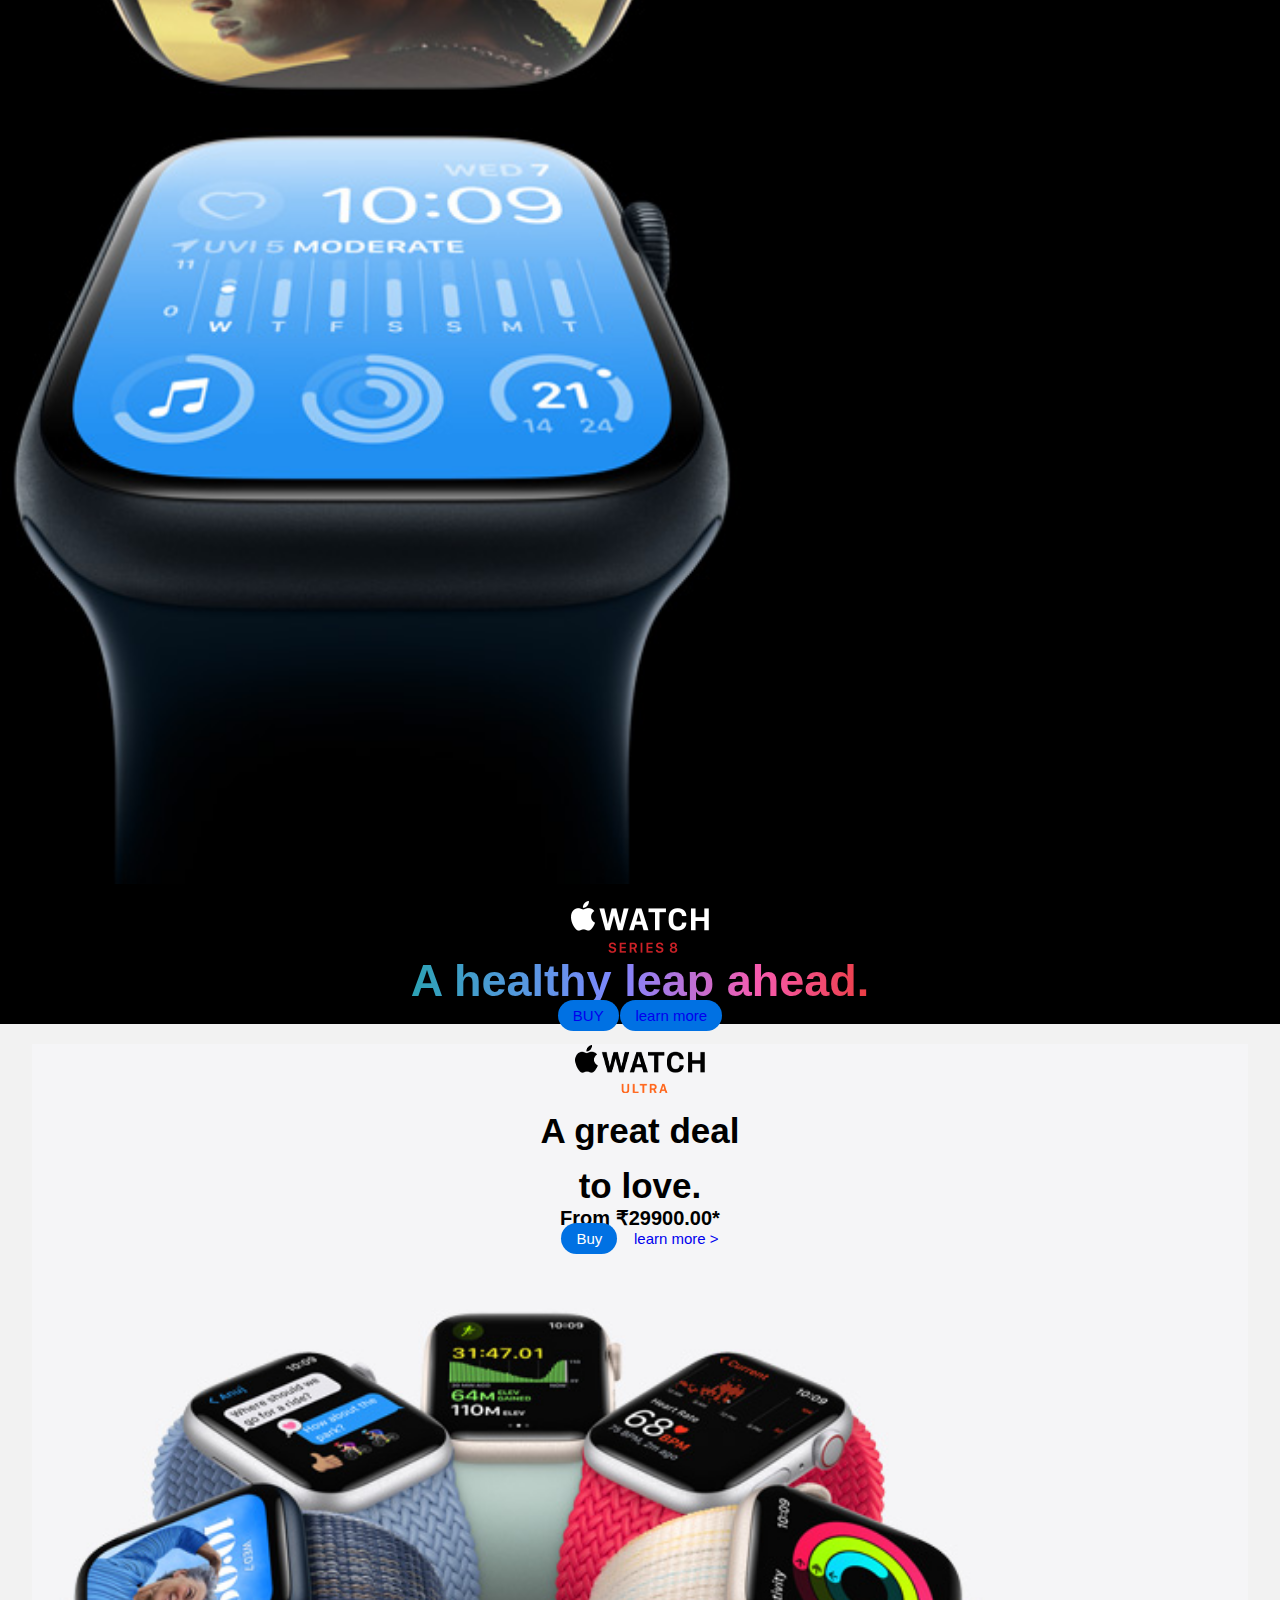
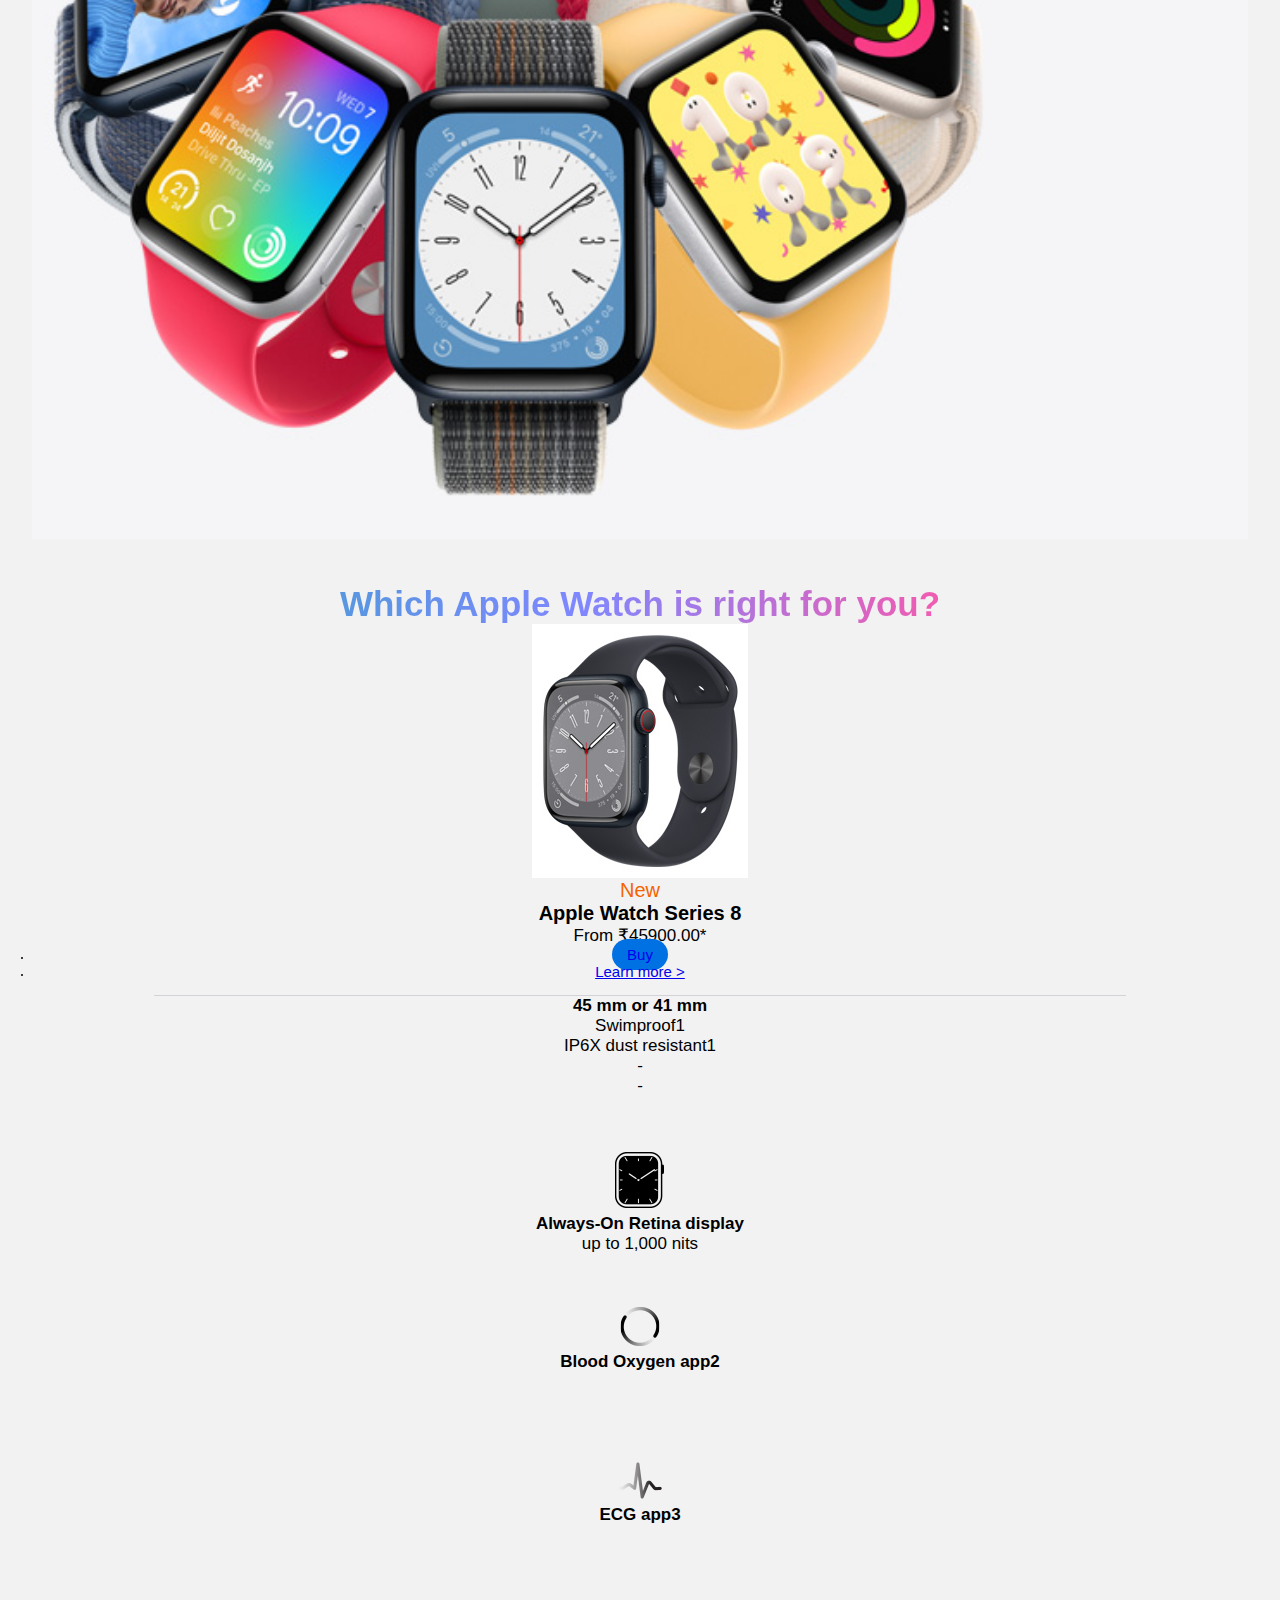
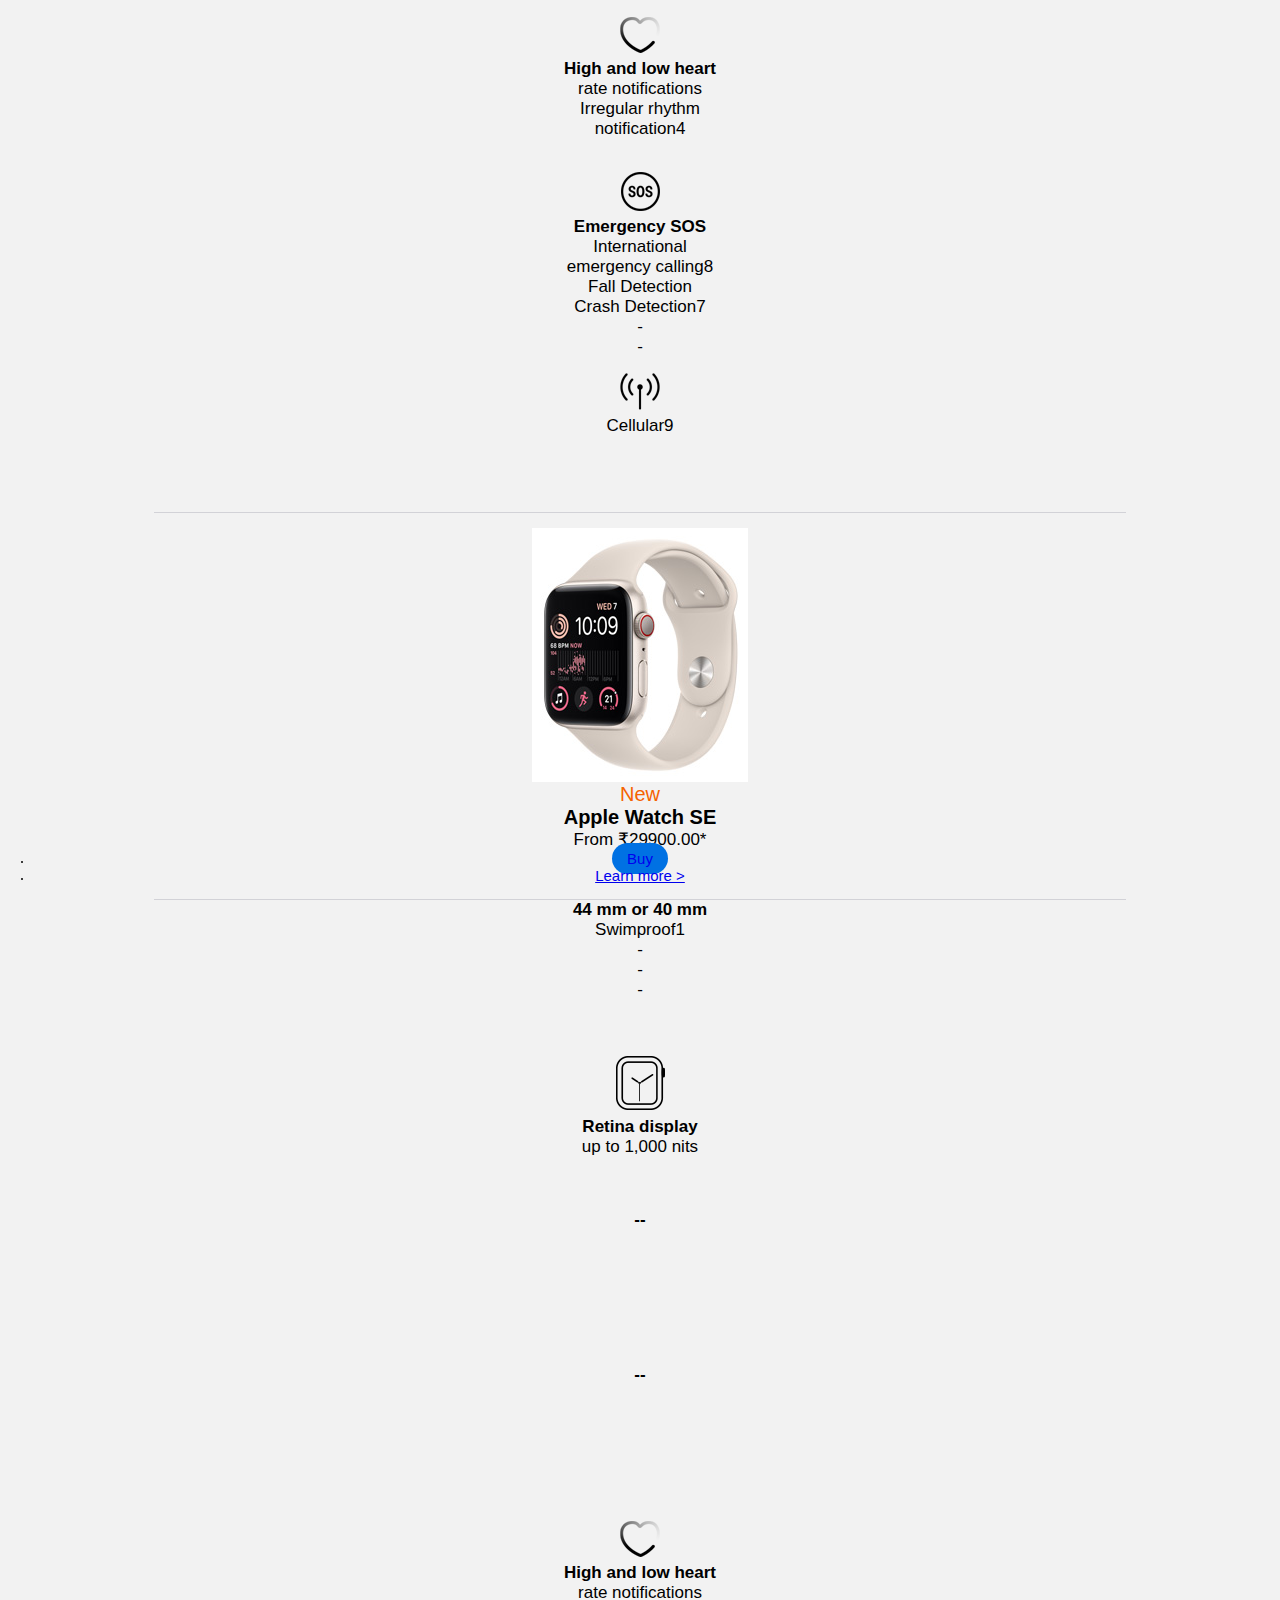
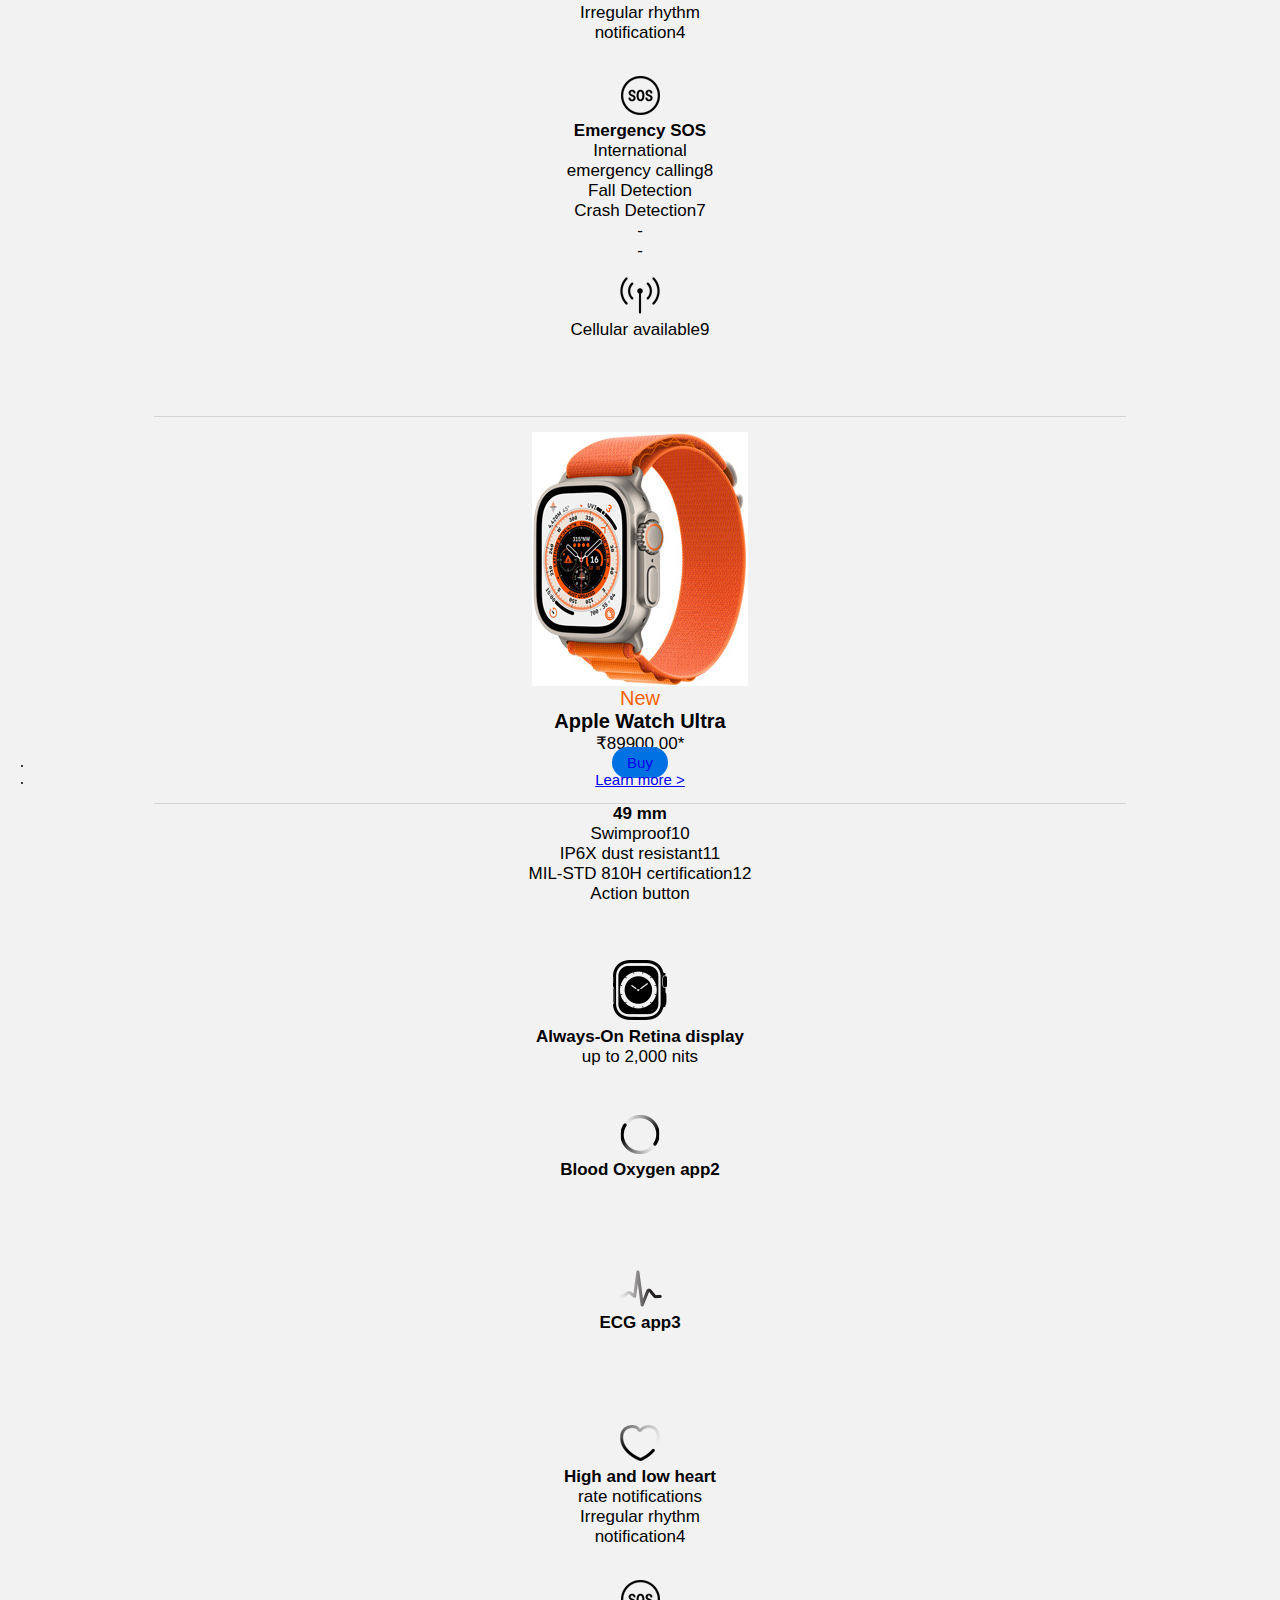
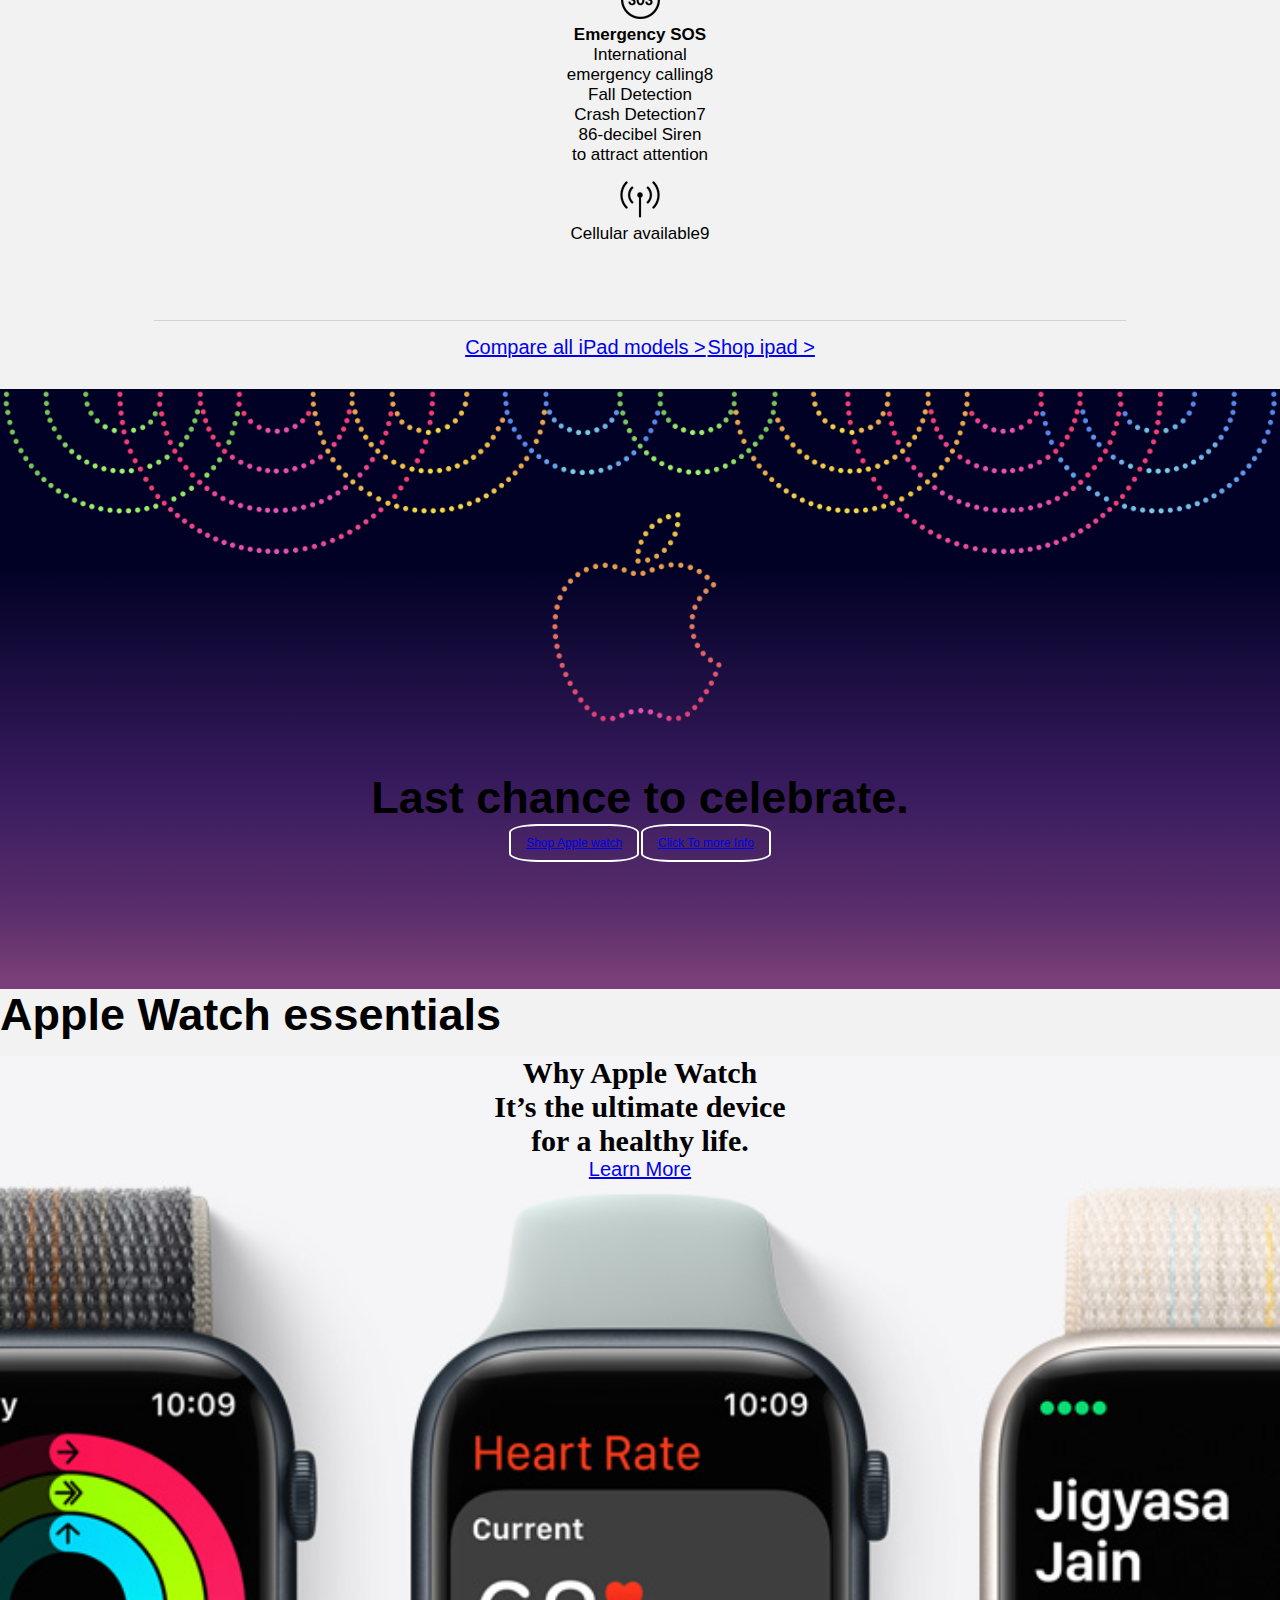
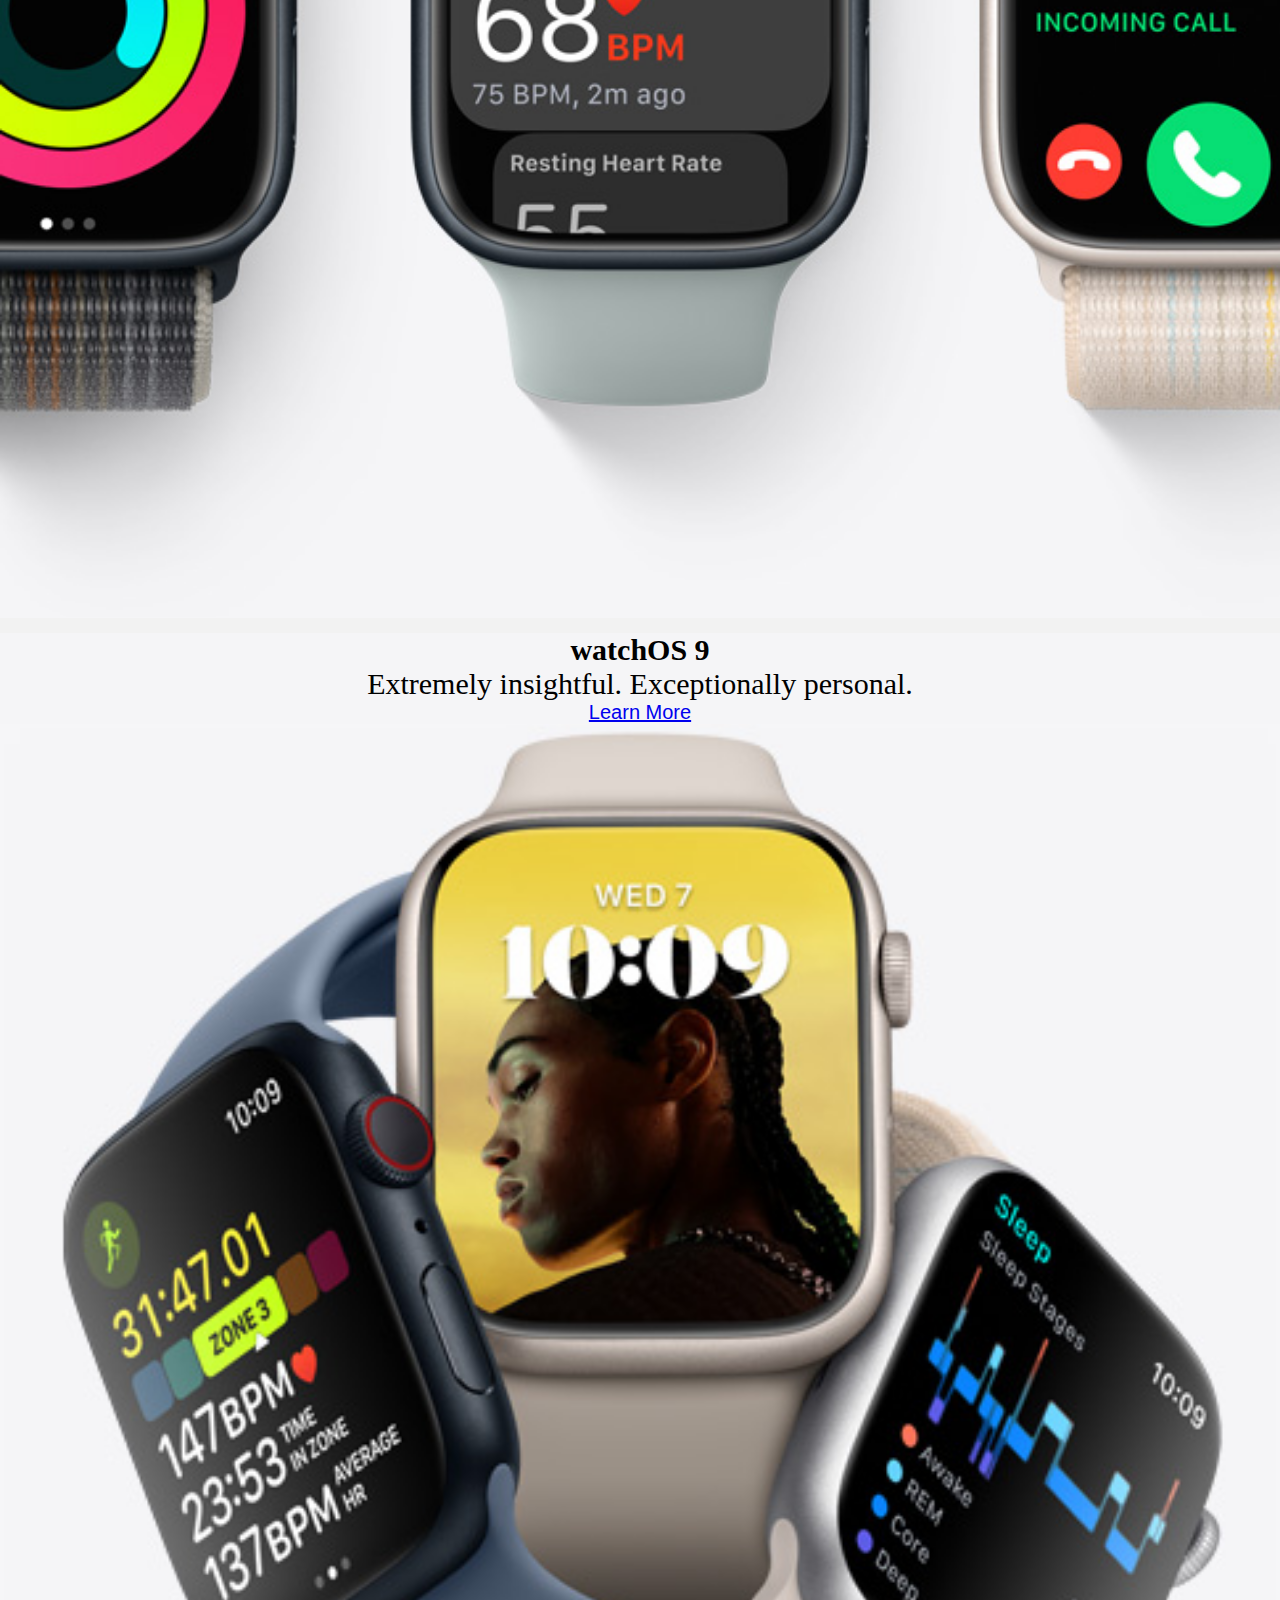
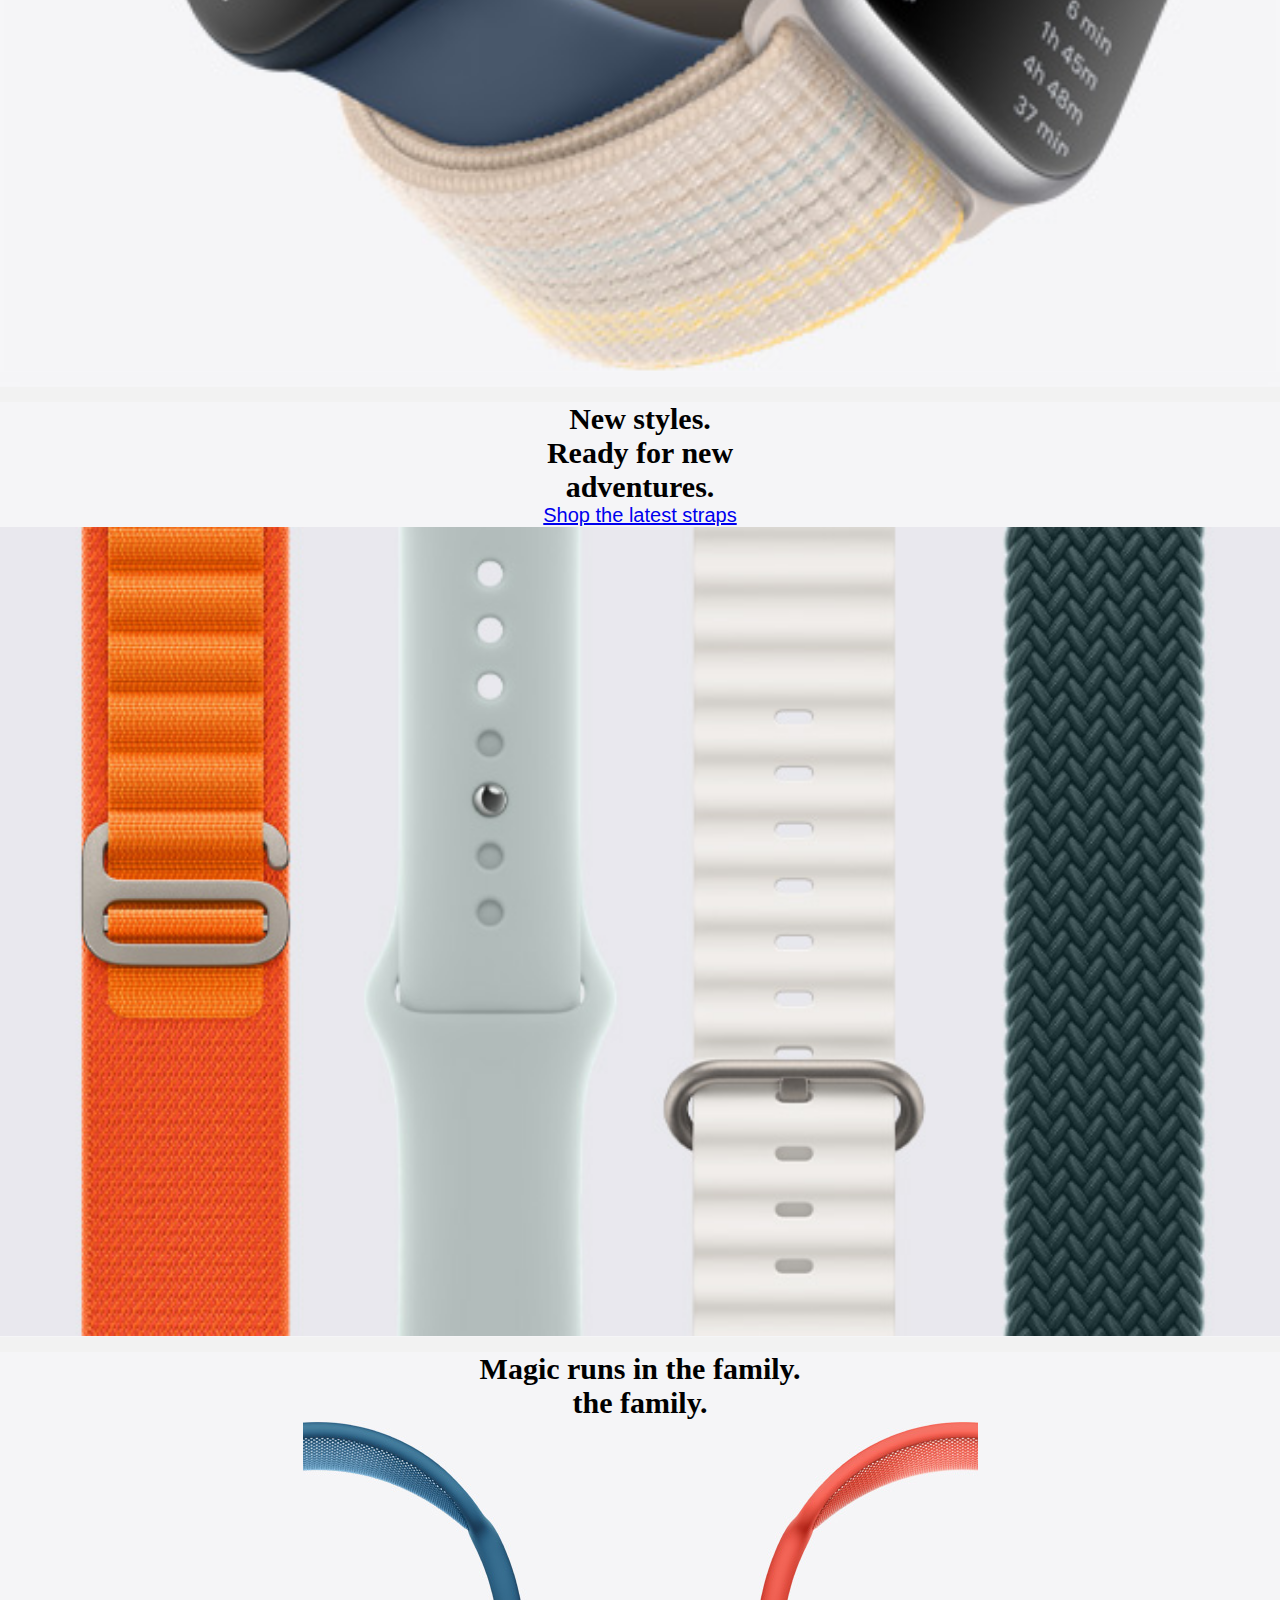
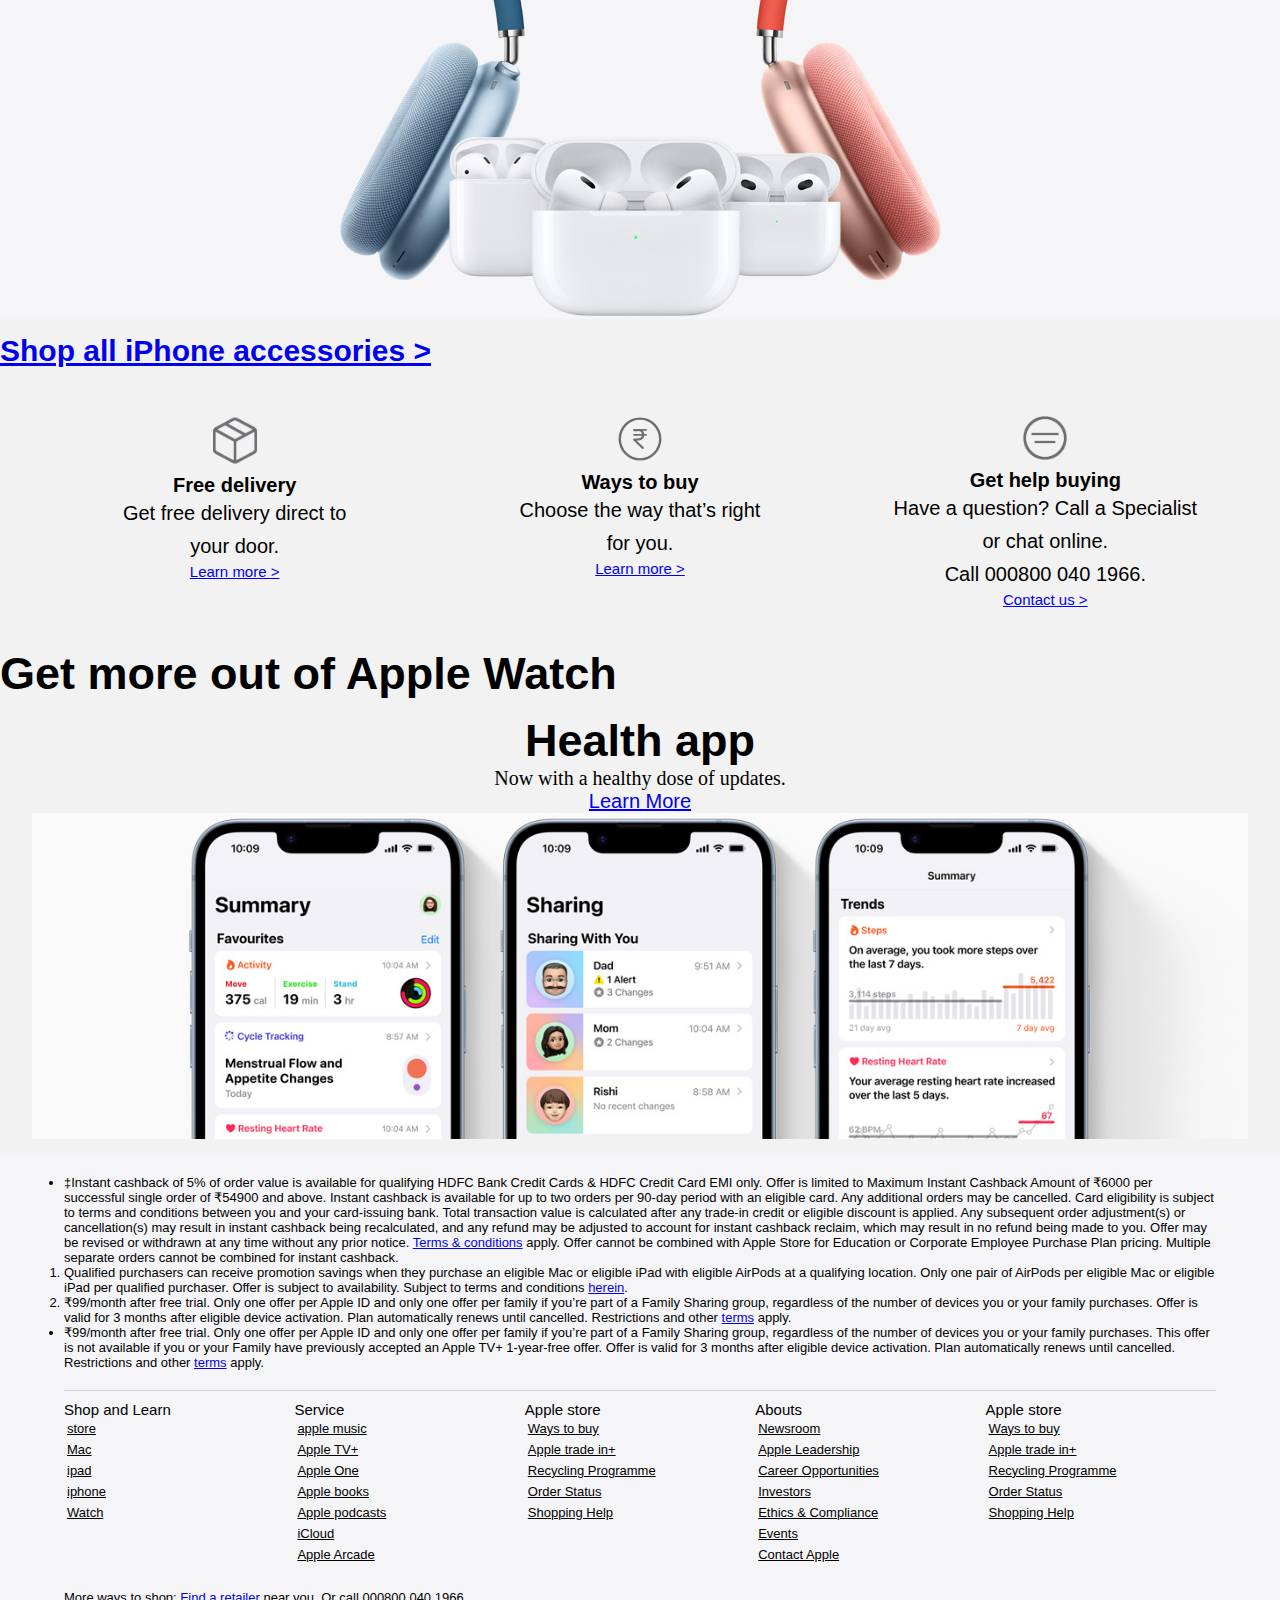
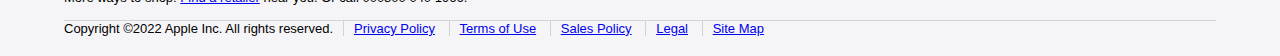
<file: watch.html>
<!DOCTYPE html>
<html lang="en">
<head>
    <meta charset="UTF-8">
    <meta http-equiv="X-UA-Compatible" content="IE=edge">
    <meta name="viewport" content="width=device-width, initial-scale=1.0">
    <title>Document</title>

    <link rel="stylesheet" href="https://cdn.jsdelivr.net/npm/bootstrap@4.6.1/dist/css/bootstrap.min.css" integrity="sha384-zCbKRCUGaJDkqS1kPbPd7TveP5iyJE0EjAuZQTgFLD2ylzuqKfdKlfG/eSrtxUkn" crossorigin="anonymous">
        <!-- The font styling ends here -->
    <link rel="stylesheet" href="./css/application.min.css">
</head>
<body>
    <header>
        <div class="main-head">
            <nav class="navbar  navbar-expand-lg navbar-light bg-light shadow">
                <div class="container">
                        <a class="navbar-brand" href="#"><img src="./images/iconmonstr-apple-os-1-240.png" width="40px" height="40px"></a>
                        <button class="navbar-toggler" type="button" data-toggle="collapse" data-target="#navbarNav" aria-controls="navbarNav" aria-expanded="false" aria-label="Toggle navigation">
                        <span class="navbar-toggler-icon"></span>
                        </button>
                        <div class="collapse navbar-collapse" id="navbarNav">
                          <div class="a-section d-flex">
                            <ul class="navbar-nav">
                              <li class="nav-item ">
                              <a class="nav-link active" href="index.html">Store</a>
                              </li>
                              <li class="nav-item">
                              <a class="nav-link active" href="./mac.html">Mac</a>
                              </li>
                              <li class="nav-item">
                              <a class="nav-link active" href="./ipad.html">ipad</a>
                              </li>
                              <li class="nav-item">
                              <a class="nav-link active" href="./iphone.html">iphone</a>
                              </li>
                              <li class="nav-item">
                                <a class="nav-link active" href="./watch.html">watch</a>
                                </li>
                                <li class="nav-item">
                                    <a class="nav-link active" href="./info.html">My Info</a>
                                </li>
                          </ul>
                          </div>
                        
                          <div class="b-section ml-4">
                            <form class="form-inline">
                                <input  class="form-control mr-sm-2 padding-4" type="search" placeholder="Search" aria-label="Search">
                                <button class="btn btn-outline-success my-2 my-sm-0" type="submit">Search</button>
                            </form>
                          </div>
                        </div>
                </div>
            </nav>
        </div>
    </header>

    <div class="fst-para  bg-light p-4 text-center">
        <p class="comman-font">Get 5% instant Cashback up to ₹6000 with qualifying HDFC Bank credit cards on orders over ₹54900.‡ <a href=""> Learn more ></a> </p>
      </div>


     <!-- ==================================
                Adventure awaits section start here
    =========================================-->

      <section>
           <div class="main-watch  comman-width-data">
                <div class="p-3">
                      <img src="./images/watch-apple/logo-watch-large.png" alt="" srcset="">
                      <h1 class="comman-fonts pt-1">Adventure awaits</h1>
                </div>

                <div>
                      <img class="img-watch" src="./images/watch-apple/apple-watch/hero-ultra-large.jpg" alt="" srcset="">
                </div>

                <div class="btn-iphone mt-5">
                        <a class="buy comman-font btn-ipad text-white ob-4" href="#">BUY</a>
                    <ul class="mt-4 pt-3">
                         <li><a class="buy comman-font btn-ipad " href="#">Learn more ></a></li>
                         <li><a  class="comman-font" href="#">Watch the film ></a></li>
                    </ul>
               </div>
           </div>
      </section>


      <!-- ==================================
            Adventure awaits section start here
    =========================================-->

      <section>
            <div class="row normal-color">
                <div class="text-center col-12 col-sm-6 col-lg-6">
                    <img class="img-watch-main" src="./images/watch-apple/apple-watch/tile-s8-large.jpg" alt="" srcset="">
                 </div>


                 <div class="text-center col-12 col-sm-6 col-lg-6 margin-auto center-all-data">
                    <div class="">
                        <img class="" src="./images/watch-apple/apple-watch/logo-watch-s8-large.png" alt="logo-watch" srcset="">
                    </div>
 
                    <div>
                         <h1 class="comman-fonts pt-1  pb-5 main-text">A healthy leap ahead.</h1>
                         <a class="buy comman-font btn-ipad text-white mr-5" href="#">BUY</a>
                         <a class="buy comman-font btn-ipad text-white " href="#">learn more</a>
                    </div>
 
                    <div class="mt-5">
                         <img  class="responsive-hide-img margin-auto" src="./images/watch-apple/apple-watch/tile-s8-small.jpg" alt="" srcset="">
                    </div>
                 
                </div>
            </div>
      </section>


       <!-- ==================================
            Adventure awaits section start here
    =========================================-->


         <section>
              <div class="great-deal-wapper back-color text-center p-4 icloud-comman row">
                  <div class="great-data  center-all-data col-12 col-lg-5">

                        <div>
                            <img class="pb-2" src="./images/watch-apple/logo-watch-large.png" alt="" srcset="">
                        </div>

                        <div>
                            <h1 class="headline p-0">A great deal</h1>
                            <h1 class="headline p-0">to love.</h1>
                            <h4 class="subhead pt-2"> From ₹29900.00*</h4>
                        </div>
                        
                         <div class="btn-iphone mt-3">
                             <ul class="mt-4">
                                 <li><a class="buy comman-font btn-ipad " href="#"> Buy</a></li>
                                 <li><a  class="comman-font" href="#">learn more ></a></li>
                             </ul>
                         </div>
                  </div>

                  <div class="great-img col-12 col-lg-7 ">
                        <img  class="comman-image tile-watch" src="./images/watch-apple/apple-watch/tile-watch-se-large.jpg" alt="" srcset="">
                  </div>
              </div>
         </section>


           <!-- ==================================
            Info watch section start here
    =========================================-->

         
         <section>
             <div class="bg-white comman-width-data">

                <div>
                    <h1 class="text-clip  headline m-5 text-center "> Which Apple Watch is right for you?</h1>
                </div>

                           <!-- ==================================
                                    Info watch section start here
                            =========================================--> 

                <div class="text-center row">
                    <div class="watch-1 col-12 col-lg-4">
                        
                        <div class="watch-series-8">
                            <img src="./images/watch-apple/info-apple/compare-s8-large-col-1.jpg" alt="watch-series-8" srcset="">

                            <!-- <div class="color-watch">
                                <div class="normal">0</div>
                                <div class="watch-color normal"></div>
                                <div class="normal watch-new-bg"></div>
                                <div class="normal watch-new"> </div>
                                <div  class="normal comman-watch-bg"></div>
                                <div class="normal normal-bg"></div>
                                <div class="normal bg-watch"></div>
                                <div class="normal back-wath"></div>
                            </div> -->

                            <p class="p-1 fs-3 subhead para-new">New</p>
                            <p class="subhead f-weight">Apple Watch Series 8</p>
                            <!-- <strong class="subhead">Apple Watch Series 8</strong> -->
                            <p class="price-watch">From ₹45900.00*</p>

                            <ul class="mt-4 list-unstyled text-center">
                                <li class="mt-4"><a class="buy comman-font  text-white btn-ipad " href="#"> Buy</a></li>
                                <li class="mt-4"><a  class="comman-font " href="#">Learn more ></a></li>
                            </ul>
                        </div>

                        <div class=" i-comman data-watch price-watch pt-3 w-comman margin-auto">
                            <p class="f-weight">45 mm or 41 mm</p>
                            <p>  Swimproof1</p>
                            <p> IP6X dust resistant1</p>
                            <p>-</p>
                            <p>-</p>
                        </div>

                        
                        <div class=" i-comman w-comman price-watch pt-3 margin-auto">
                            <img src="./images/watch-apple/info-apple/quicklook-display-large-col-1.png" alt="" srcset="">
                            <p class="f-weight">Always-On Retina display</p>
                            <p>  up to 1,000 nits</p>
                        </div>

                        <div class=" i-comman w-comman price-watch pt-3 margin-auto">
                            <img src="./images/watch-apple/info-apple/quicklook-large-col-1-3.png" alt="" srcset="">
                            <p class="f-weight">Blood Oxygen app2</p>
                        </div>

                        <div class=" i-comman price-watch w-comman pt-3 margin-auto">
                            <img src="./images/watch-apple/info-apple/quicklook-ecg-app-large-col-1-3.png" alt="" srcset="">
                            <p class="f-weight">ECG app3</p>
                        </div>


                        <div class=" i-comman price-watch pt-3 w-comman margin-auto">
                            <img src="./images/watch-apple/info-apple/quicklook-heart-rate-large.png" alt="" srcset="">
                            <p class="f-weight">High and low heart </p>
                            <p>rate notifications</p>
                            <p></p>
                            <p> Irregular rhythm</p>
                            <p>notification4</p>
                        </div>

                        <div class="sos-main price-watch pt-5 margin-auto">
                            <img src="./images/watch-apple/info-apple/quicklook-sos-large.png" alt="" srcset="">
                            <p class="f-weight pb-3">Emergency SOS</p>
                            <p>International </p>
                            <p class="pb-2">emergency calling8</p>
                            <p class="pb-2">Fall Detection</p>
                            <p>Crash Detection7</p>
                            <p>-</p>
                            <p>-</p>
                        </div>

                        <div class="i-comman w-comman border-bt price-watch pt-3 margin-auto">
                            <img src="./images/watch-apple/info-apple/quicklook-large-col-1-2-3.png" alt="" srcset="">
                            <p>Cellular9</p>
                        </div>

                    </div>

                               <!-- ==================================
                                    Info col-2 watch section start here
                            =========================================-->

                    <div class="watch-1  col-12 col-lg-4">
                        <div class="watch-series-8">
                            <img src="./images/watch-apple/info-apple/compare-se-large-col-2.jpg" alt="watch-series-8" srcset="">

                             <!-- <div class="color-watch">
                                <!-- <div class="text-center"> -->
                                    <!-- <div class="normal">0</div>
                                    <div class="watch-color normal"></div>
                                    <div class="normal watch-new-bg"></div>
                                    <div class="normal watch-new"> </div>
                                    <div  class="normal comman-watch-bg"></div>
                                    <div class="normal normal-bg"></div>
                                    <div class="normal bg-watch"></div>
                                    <div class="normal back-wath"></div> -->
                                <!-- </div> -->
                            <!-- </div> --> 

                            <p class="p-1 fs-3 subhead para-new">New</p>
                            <p class="subhead f-weight">Apple Watch SE</p>
                            <p class="price-watch">From ₹29900.00*</p>

                            <ul class="mt-4 list-unstyled text-center">
                                <li class="mt-4"><a class="buy comman-font  text-white btn-ipad " href="#"> Buy</a></li>
                                <li class="mt-4"><a  class="comman-font " href="#">Learn more ></a></li>
                            </ul>


                            <div class="w-comman i-comman pt-3 data-watch price-watch margin-auto">
                                <p class="f-weight">44 mm or 40 mm</p>
                                <p>  Swimproof1</p>
                                <p>-</p>
                                <p>-</p>
                                <p>-</p>
                            </div>

                            <div class="  i-comman w-comman pt-3 price-watch margin-auto">
                                <img src="./images/watch-apple/info-apple/quicklook-display-large-col-2.png" alt="" srcset="">
                                <p class="f-weight">Retina display</p>
                                <p>up to 1,000 nits</p>
                            </div>

                            <div class=" i-comman w-comman price-watch pt-3 margin-auto">
                                <p class="f-weight">--</p>
                            </div>

                            <div class=" i-comman comman-height pt-3 w-comman price-watch margin-auto">
                                <!-- <!-- <p class="f-weight">--</p> -->
                             
                                <p class="f-weight">--</p> 
                            </div>


                            <div class=" i-comman w-comman price-watch pt-3 margin-auto">
                                <img src="./images/watch-apple/info-apple/quicklook-heart-rate-large.png" alt="" srcset="">
                                <p class="f-weight">High and low heart </p>
                                <p>rate notifications</p>
                                <p></p>
                                <p> Irregular rhythm</p>
                                <p>notification4</p>
                            </div>


                            <div class="sos-main price-watch pt-5 margin-auto">
                                <img src="./images/watch-apple/info-apple/quicklook-sos-large.png" alt="" srcset="">
                                <p class="f-weight pb-3">Emergency SOS</p>
                                <p>International </p>
                                <p class="pb-2">emergency calling8</p>
                                <p class="pb-2">Fall Detection</p>
                                <p>Crash Detection7</p>
                                <p>-</p>
                                <p>-</p>
                            </div>


                            <div class="i-comman border-bt w-comman  price-watch pt-3 margin-auto">
                                <img src="./images/watch-apple/info-apple/quicklook-large-col-1-2-3.png" alt="" srcset="">
                                <p>Cellular available9</p>
                            </div>

                        </div>
                    </div>

                               <!-- ==================================
                                    Info col-3 watch section start here
                            =========================================-->

                    <div class="watch-1  col-12 col-lg-4">
                        <div class="watch-series-8 ">
                            <img src="./images/watch-apple/info-apple/compare-ultra-large-col-3.jpg" alt="watch-series-8" srcset="">

                            <!-- <div class="color-watch">
                                <div class="normal">0</div>
                                <div class="watch-color normal"></div>
                                <div class="normal watch-new-bg"></div>
                                <div class="normal watch-new"> </div>
                                <div  class="normal comman-watch-bg"></div>
                                <div class="normal normal-bg"></div>
                                <div class="normal bg-watch"></div>
                                <div class="normal back-wath"></div>
                            </div> -->

                            <p class="p-1 fs-3 subhead para-new">New</p>
                            <p class="subhead f-weight">Apple Watch Ultra</p>
                            <p class="price-watch">  ₹89900.00*</p>

                            <ul class="mt-4 list-unstyled text-center">
                                <li class="mt-4"><a class="buy comman-font  text-white btn-ipad " href="#"> Buy</a></li>
                                <li class="mt-4"><a  class="comman-font " href="#">Learn more ></a></li>
                            </ul>


                            <div class=" i-comman data-watch w-comman price-watch pt-3 margin-auto">
                                <p class="f-weight">49 mm</p>
                                <p>Swimproof10</p>
                                <p>IP6X dust resistant11</p>
                                <p>MIL-STD 810H certification12</p>
                                <p>Action button</p>
                            </div>


                            <div class=" i-comman w-comman price-watch pt-3 margin-auto">
                                <img src="./images/watch-apple/info-apple/quicklook-retina-display-large-col-3.png" alt="" srcset="">
                                <p class="f-weight">Always-On Retina display</p>
                                <p>up to 2,000 nits</p>
                            </div>

                            <div class="i-comman w-comman price-watch pt-3 margin-auto">
                                <img src="./images/watch-apple/info-apple/quicklook-large-col-1-3.png" alt="" srcset="">
                                <p class="f-weight">Blood Oxygen app2</p>
                            </div>

                            <div class="i-comman w-comman  price-watch pt-3 margin-auto">
                                <img src="./images/watch-apple/info-apple/quicklook-ecg-app-large-col-1-3.png" alt="" srcset="">
                                <p class="f-weight">ECG app3</p>
                            </div>


                            <div class="w-comman i-comman price-watch pt-3 margin-auto">
                                <img src="./images/watch-apple/info-apple/quicklook-heart-rate-large.png" alt="" srcset="">
                                <p class="f-weight">High and low heart </p>
                                <p>rate notifications</p>
                                <p></p>
                                <p> Irregular rhythm</p>
                                <p>notification4</p>
                            </div>

                            <div class="sos-main price-watch pt-5 margin-auto">
                                <img src="./images/watch-apple/info-apple/quicklook-sos-large.png" alt="" srcset="">
                                <p class="f-weight pb-3">Emergency SOS</p>
                                <p>International </p>
                                <p class="pb-2">emergency calling8</p>
                                <p class="pb-2">Fall Detection</p>
                                <p p class="pb-2">Crash Detection7</p>
                                <p>86-decibel Siren</p>
                                <p>to attract attention</p>
                            </div>


                            <div class=" border-bt i-comman w-comman  price-watch pt-3 margin-auto">
                                <img src="./images/watch-apple/info-apple/quicklook-large-col-1-2-3.png" alt="" srcset="">
                                <p>Cellular available9</p>
                            </div>
                        </div>
                    </div>
                 </div>


                 <div class="shop-ipad pb-5">
                    <a class="max-font mr-5" href="#">Compare all iPad models ></a>
                    <a class="max-font" href="#">Shop ipad ></a>
                 </div>
         
             </div>
         </section>



           <!-- ==================================
                get chance section start here
            =========================================-->

            <section>
                <div class="celebrate center-all-data">
                    <!-- using for background image -->
                    <h1 class="comman-fonts get-chance text-white">Last chance to celebrate.</h1>

                    <div>
                        <p class="text-white para-info-apple max-font"></p>
                        <p class="text-white para-info max-font"></p>
                    </div>

                    <div class="shop-btn p-5">
                        <button class="shop-apple  text-white mr-5 ">
                            <a class="text-decoration-none text-white" href="#">Shop Apple watch</a>
                        </button>

                        <button class="shop-apple  text-white">
                            <a class="text-decoration-none click-More text-white" href="#">Click To more Info</a>
                        </button>
                    </div>
                    
                </div>
            </section>

                             <!-- ==================================
                                    Why Apple Watch  section start here
                              =========================================-->

                              <div>
                                <h1 class="comman-fonts text-center m-5">Apple Watch essentials</h1>
                            </div>

               <section>
                  <div class="row">
                    <div class="main-watch col-11 col-lg-5 margin-auto text-center">
                        <div class="center-all-data p-4">
                            <h3 class="comman-size-font font-style">Why Apple Watch</h3>
                            <h1 class="comman-size-font font-style">It’s the ultimate device</h1>
                            <h1 class="comman-size-font font-style"> for a healthy life.</h1>

                            <a class="max-font text-decoration-none" href="#">Learn More</a>
                        </div>
                        <div>
                            <img class="back-size watch-img" 
                             src="./images/watch-apple/apple-product/tile-why-watch-large-col-1.jpg" 
                             alt="tile-why-watch" srcset="">
                        </div>
                    </div>


                    <div class="main-watch col-11 col-lg-5 margin-auto text-center">
                        <div class="center-all-data p-4">
                            <h3 class="comman-size-font font-style">watchOS 9</h3>
                            <p class="comman-size-font font-style">
                                Extremely insightful. Exceptionally personal.
                            </p>

                            <a class="max-font text-decoration-none" href="#">Learn More</a>
                        </div>
                        <div class="">
                            <img class="back-size watch-img"
                             src="./images/watch-apple/apple-product/tile-watchos-large.jpg" 
                             alt="tile-watchos" srcset="">
                        </div>
                    </div>
                  </div>
               </section>


               
                             <!-- ==================================
                                    Why Apple Watch  section start here
                              =========================================-->

               <section>
                <div class="row">
                  <div class="main-watch col-11 col-lg-5 margin-auto text-center">
                      <div class="center-all-data p-4 mb-4">
                          <h1 class="comman-size-font font-style">New styles.</h1>
                          <h1 class="comman-size-font font-style">Ready for new</h1>
                          <h1 class="comman-size-font font-style"> adventures.</h1>

                          <a class="max-font text-decoration-none" href="#">Shop the latest straps</a>
                      </div>
                      <div>
                          <img class="back-size watch-img" 
                           src="./images/watch-apple/apple-product/tile-bands-large-col-1.jpg" alt="Tiltle-bands">
                      </div>
                  </div>


                  <div class="main-watch col-11 col-lg-5 center-all-data margin-auto text-center">
                      <div class="center-all-data p-4">
                          <h3 class="comman-size-font font-style">Magic runs in the family.</h3>
                          <h3 class="comman-size-font font-style"> the family.</h3>

                      </div>

                      <div class="position-data text-center"> 
                        <p class="max-font comman-para font-style">
                                  Explore all AirPods models and find
                        </p>
                        <p class=" max-font comman-para font-style">
                                the best ones for you.
                        </p>
                         <a class="max-font text-decoration-none" href="#">Learn More</a>

                    </div>
                      <div class="back-img text-center">
                          <img class="back-size main-img-airpods watch-img"
                           src="./images/watch-apple/apple-product/airpods-large-col-2.jpg" alt="AirPods-img">
                         
                      </div>
                  </div>
                </div>
             </section>


                    <!-- ==================================
                       info contact start here
                    =========================================-->

                   

             <section>
                <h1 class="comman-size-font  m-5 text-center">
                   <a class="text-decoration-none" href="#">Shop all iPhone accessories ></a>
                </h1>
                   <div class="info-method">
                          <div class="delivery">
                                <img src="./images/ipad-img/camera/icon-delivery.png" alt="icon-delivery" srcset="">
                                 <h5>Free delivery</h5>
                                 <p>Get free delivery direct to </p>
                                 <p>your door.</p>
                                 <a href="#">Learn more ></a>
                         </div>
                         <div class="delivery buy">
                             <img src="./images/ipad-img/camera/icon-large.svg" alt="icon-large" srcset="">
                              <h5>Ways to buy</h5>
                              <p>Choose the way that’s right </p>
                              <p>for you.</p>
                              <a href="#">Learn more ></a>
                         </div>
                      <div class="delivery">
                         <img src="./images/ipad-img/camera/icon-engraving.png" alt="icon-ebgraving" srcset="">
                          <h5> Get help buying</h5>
                          <p> Have a question? Call a Specialist</p>
                          <p>or chat online.</p>
                          <p>Call 000800 040 1966.</p>
                          <a href="#">Contact us ></a>
                     </div>
               </div>
          </section>


          <div>
            <h1 class="comman-fonts text-center m-5">Get more out of Apple Watch</h1>
        </div>


             <!-- <div class="new-for-loop bg-white comman-width-data p-5 row mt-5">
          <!-- ==================================
               there are the data get by javascript for loop
         =========================================-->
            <!-- </div> -->


            
            <!-- <div class="new-for-loop bg-white comman-width-data p-5 row mt-5"> -->
                <!-- ==================================
                     there are the data get by javascript for loop
               =========================================-->
            <!-- </div>  -->


            <div class="text-center bg-white margin-auto comman-width-data">
                <div class="p-5"> 
                     <h1 class="comman-fonts text-center">
                         Health app
                    </h1>
                    <p class=" max-font comman-para font-style">
                        Now with a healthy dose of updates.
                    </p>
                   <a class="max-font text-decoration-none" href="#">Learn More</a>
                </div>

                <div>
                    <img class="back-size main-img-airpods" 
                    src="./images/watch-apple/apple-product/tile-health-large.jpg" 
                    alt="healht-title" style="height:auto;">
                </div>
            </div>

                  <!-- =================================
                footer section start here
            ===================================== -->


            <footer class="main-footer">
                <div class="foot-body">
                     <ul>
                       <li class="foot-note-0 main">‡Instant cashback of 5% of order value is available for
                          qualifying HDFC Bank Credit Cards &amp; HDFC Credit Card EMI only. Offer is
                          limited to Maximum Instant Cashback Amount of ₹6000 per successful single order
                          of ₹54900 and above. Instant cashback is available for up to two orders per 90-day
                           period with an eligible card. Any additional orders may be cancelled. Card eligibility
                            is subject to terms and conditions between you and your card-issuing bank. Total transaction 
                            value is calculated after any trade-in credit or eligible discount is applied. Any subsequent
                             order adjustment(s) or cancellation(s) may result in instant cashback being recalculated, and 
                             any refund may be adjusted to account for instant cashback reclaim, which may result in no refund 
                             being made to you. Offer may be revised or withdrawn at any time without any prior notice.
                              <a href="#">Terms &amp; conditions</a> apply. Offer cannot be combined with Apple&nbsp;Store
                              for Education or Corporate Employee Purchase Plan pricing. Multiple separate orders cannot be 
                              combined for instant cashback.
                        </li>
                    </ul> 
                     <ol>
                         <li class="footnote-1 main">
                            Qualified purchasers can receive promotion savings when they purchase an eligible Mac or eligible iPad 
                            with eligible AirPods at a qualifying location. Only one pair of AirPods per eligible Mac or eligible
                             iPad per qualified purchaser. Offer is subject to availability. Subject to terms and conditions 
                             <a href="#">herein</a>.
                        </li>
                        <li class="footnote-2 main">₹99/month after free trial. Only one offer per Apple ID and only one offer per family if you’re
                          part of a Family Sharing group, regardless of the number of devices you or your family purchases. Offer is valid for 3 months
                           after eligible device activation. Plan automatically renews until cancelled. Restrictions and other
                            <a href="#">terms</a>&nbsp;apply.</li>
                      
                   </ol>
                   <ul>
                      <li class="main last-line">₹99/month after free trial. Only one offer per Apple ID and only one offer per family if you’re part of a Family Sharing group, regardless of the number of devices you or your family purchases. This offer is not available if you or your Family have previously accepted an Apple TV+ 1-year-free offer. Offer is valid for 3 months after eligible device activation. Plan automatically renews until cancelled. Restrictions and other <a href="/in/promo/">terms</a>&nbsp;apply.</li>
                   </ul>
 
 
                   <nav class="foot-nav">
                        <div class="col-one">
                            <ul class="un-list">
                               <p class="heding-ft main">Shop and Learn</p>
                                  <li class="link-nav main">
                                      <a href="#">store</a>
                                  </li>
                                  <li class="link-nav main">
                                   <a href="#">Mac</a>
                               </li>
                               <li class="link-nav main">
                                 <a href="#">ipad</a>
                             </li>
                                <li class="link-nav main">
                                    <a href="#">iphone</a>
                                 </li>
                                 <li class="link-nav main">
                                     <a href="#">Watch</a>
                                 </li>
                            </ul>
                            <ul class="un-list">
                             <p class="heding-ft main">Service</p>
                                <li class="link-nav main">
                                    <a href="#">apple music</a>
                                </li>
                                <li class="link-nav main">
                                 <a href="#">Apple TV+</a>
                             </li>
                             <li class="link-nav main">
                               <a href="#">Apple One</a>
                           </li>
                              <li class="link-nav main">
                                  <a href="#">Apple books</a>
                               </li>
                               <li class="link-nav main">
                                   <a href="#">Apple podcasts</a>
                               </li>
                               <li class="link-nav main">
                                <a href="#">iCloud</a>
                            </li>
                            <li class="link-nav main">
                              <a href="#">Apple Arcade</a>
                          </li>
                          </ul>
                        </div>
 
                    <!-- col-2 start here -->
 
                        <div class="col-one col-two">
                         <ul class="un-list">
                            <p class="heding-ft main">Apple store</p>
                               <li class="link-nav main">
                                   <a href="#">Ways to buy</a>
                               </li>
                               <li class="link-nav main">
                                <a href="#">Apple trade in+</a>
                            </li>
                            <li class="link-nav main">
                              <a href="#">Recycling Programme</a>
                          </li>
                             <li class="link-nav main">
                                 <a href="#">Order Status</a>
                              </li>
                              <li class="link-nav main">
                                  <a href="#">Shopping Help</a>
                              </li>
                         </ul>
 
                         <ul class="un-list">
                           <p class="heding-ft main">Abouts</p>
                              <li class="link-nav main">
                                  <a href="#">Newsroom</a>
                              </li>
                              <li class="link-nav main">
                               <a href="#">Apple Leadership</a>
                           </li>
                           <li class="link-nav main">
                             <a href="#">Career Opportunities</a>
                         </li>
                            <li class="link-nav main">
                                <a href="#">Investors</a>
                             </li>
                             <li class="link-nav main">
                                 <a href="#"> Ethics & Compliance</a>
                             </li>
                             <li class="link-nav main">
                              <a href="#">Events</a>
                          </li>
                          <li class="link-nav main">
                            <a href="#">Contact Apple</a>
                        </li>
                        </ul>
                     </div>
 
 
                     <div class="col-last col-one">
                       <ul class="un-list">
                          <p class="heding-ft main">Apple store</p>
                             <li class="link-nav main">
                                 <a href="#">Ways to buy</a>
                             </li>
                             <li class="link-nav main">
                              <a href="#">Apple trade in+</a>
                          </li>
                          <li class="link-nav main">
                            <a href="#">Recycling Programme</a>
                        </li>
                           <li class="link-nav main">
                               <a href="#">Order Status</a>
                            </li>
                            <li class="link-nav main">
                                <a href="#">Shopping Help</a>
                            </li>
                       </ul>
                     </div>
                   </nav>
 
                   <div class="footer-contact foot-body1">
                     More ways to shop: <a href="#">Find a retailer</a> near you.
                      <span class="number">Or call 000800&nbsp;040&nbsp;1966.</span>
                   </div>
                </div>
 
                <div class="footer-main-last pt-3">
                <p class="copyright">
                  Copyright ©2022
                  Apple Inc. All rights reserved.
                </p> 
               
                 <div class="footer-links-last">
                   <a class="footer-link" href="#">Privacy Policy</a>
                   <a class="footer-link" href="#">Terms of Use</a>
                   <a class="footer-link" href="#">Sales Policy</a>
                   <a class="footer-link" href="#">Legal</a>
                   <a class="footer-link" href="#">Site Map</a>
                 </div>
               </div>      
           </footer>


      


              



            <script src="./js/apple.js"></script>


    <script src="https://cdn.jsdelivr.net/npm/jquery@3.5.1/dist/jquery.slim.min.js" integrity="sha384-DfXdz2htPH0lsSSs5nCTpuj/zy4C+OGpamoFVy38MVBnE+IbbVYUew+OrCXaRkfj" crossorigin="anonymous"></script>
    <script src="https://cdn.jsdelivr.net/npm/bootstrap@4.6.1/dist/js/bootstrap.bundle.min.js" integrity="sha384-fQybjgWLrvvRgtW6bFlB7jaZrFsaBXjsOMm/tB9LTS58ONXgqbR9W8oWht/amnpF" crossorigin="anonymous"></script>

</body>
</html>
</file>
<file: css/application.min.css>
html{font-family:SF Pro Text,SF Pro Icons,Helvetica Neue,Helvetica,Arial,sans-serif}.a-section{width:50%}.a-section .nav-link{font-size:1.5rem;margin-left:2rem}.form-control{padding:16px 20px;font-size:1.5rem}.btn{padding:8px 14px;font-size:1.1rem}.main-container .home-img-1{display:flex}.main-container .home-img-1 .data-1{width:50%;height:auto;background-color:#fff}.main-container .home-img-1 .data-1 .main-data h2{font-size:5.6rem;font-weight:600;letter-spacing:3px;font-family:SF Pro Display,SF Pro Icons,Helvetica Neue,Helvetica,Arial,sans-serif}.main-container .home-img-1 .data-1 .main-data h3{font-size:2.5rem;margin:10px 0}.main-container .home-img-1 .data-1 .main-data p{color:gray}.main-container .home-img-1 .data-1 .main-data .a-tag .link-1{padding-left:20px}@media (max-width:540px){.main-container .home-img-1 .data-1 .main-data h2{font-weight:500;font-size:4.2rem}}@media (max-width:415px){.main-container .home-img-1 .data-1 .main-data h2{font-weight:100;font-size:3.2rem}.main-container .home-img-1 .data-1 .main-data h3{font-size:2rem}.main-container .home-img-1 .data-1 .main-data .a-tag .link,.main-container .home-img-1 .data-1 .main-data p{font-size:1.5rem}}.main-container .img1{width:50%}.main-container .img1 img{width:100%;height:auto;background-size:cover}@media (max-width:991px){.main-container .home-img-1{display:block}.main-container .home-img-1 .data-1{width:100%;padding:30px}.main-container .home-img-1 .img1{width:70%;margin:0 auto}.main-container .home-img-1 .img1 img{width:100%}}.main-container .home-img-2{background-image:url(../images/home-imgs/hero_mbp13__f88jcbca0ve6_large-main-2-new-1.jpg);width:100%;height:730px;background-repeat:no-repeat;background-size:cover;background-position:bottom}.main-container .home-img-2 .data-2{width:100%;text-align:center;padding-top:6%}.main-container .home-img-2 .data-2 h2,.main-container .home-img-2 .data-2 h3{color:#fff;font-size:3.5rem}.main-container .home-img-2 .data-2 h3{font-size:3rem}.main-container .home-img-2 .data-2 p{font-size:2rem;color:gray}.main-container .home-img-2 .data-2 a{font-size:1.5rem;padding-left:10px}@media (max-width:1024px){.main-container .home-img-2{height:440px}.main-container .home-img-2 .data-2{width:100%;text-align:center;padding-top:2%}}@media (max-width:915px){.main-container .home-img-2{display:none}.main-container .responsive-img{background-image:url(../images/home-imgs/hero_mbp13__f88jcbca0ve6_small_2x-main-responsive.jpg);height:680px;display:block}}@media (max-width:820px){.main-container .responsive-img{height:600px}}@media (max-width:540px){.main-container .responsive-img{height:410px}.main-container .responsive-img .data-2 h2{font-size:2.5rem}.main-container .responsive-img .data-2 h3{font-size:2rem}.main-container .responsive-img .data-2 p{font-size:1.5rem;color:gray}.main-container .responsive-img .data-2 a{font-size:1.5rem;padding-left:10px}}@media (max-width:415px){.main-container .responsive-img{height:310px}}@media (max-width:375px){.main-container .responsive-img{height:280px}.main-container .responsive-img .data-2 h2{font-size:2rem}.main-container .responsive-img .data-2 h3{font-size:1.5rem}.main-container .responsive-img .data-2 p{font-size:1rem;color:gray}.main-container .responsive-img .data-2 a{font-size:1.2rem;padding-left:10px}}.home-img-3{background-image:url(../images/home-imgs/hero_iphone13_avail__gnqqkzuai6um_large-main-3-new.jpg);width:100%;height:530px;background-repeat:no-repeat;background-size:contain;text-align:center;background-position:bottom}.home-img-3 .data-3{width:100%;padding-top:5%}.home-img-3 .data-3 .iPhone-hedding{font-size:5rem}.home-img-3 .data-3 .super-para{font-size:2.5rem;margin:0}.home-img-3 .data-3 .a-tag{padding-top:15px}.home-img-3 .data-3 .a-tag a{font-size:1.5rem;padding-left:10px}@media (max-width:1920px){.home-img-3 .data-3{padding-top:2%}}@media (max-width:1024px){.home-img-3{height:423px}}@media (max-width:912px){.home-img-3{height:378px}.home-img-3 .data-3{padding-top:1%}}@media (max-width:820px){.home-img-3{height:320px;display:none}.responsive-img-3{background-image:url(../images/home-imgs/hero_iphone13_avail__gnqqkzuai6um_medium_2x-responsive.jpg);display:block;width:100%;height:482px;background-size:cover}}@media (max-width:540px){.responsive-img-3{background-image:url(../images/home-imgs/hero_iphone13_avail__gnqqkzuai6um_medium_2x-responsive.jpg);display:block;width:100%;height:482px;background-size:cover;display:none}.responsive-img-540{background-image:url(../images/home-imgs/hero_iphone13_avail__gnqqkzuai6um_small_2x-540.jpg);display:block;height:420px}}@media (max-width:415px){.responsive-img-540{height:310px}.responsive-img-540 .data-3 .iPhone-hedding{font-size:3rem}.responsive-img-540 .data-3 .super-para{font-size:2rem}}.main-shop-home{display:flex;margin:40px 0}.main-shop-home .iphone-phone{background-image:url(../images/section-2/promo_iphone13pro_avail__beadms4ldidu_large-new.jpg)}.main-shop-home .watch{background-image:url(../images/section-2/promo_watch_lte__djeaso7ukrsm_large.jpg)}.main-shop-home .ipad-img{background-image:url(../images/section-2/promo_ipadair_avail__ferd4bfpcdm6_large-ipad.jpg)}.main-shop-home .mac-img{background-image:url(../images/section-2/promo_macstudio_avail__byhwkp0o4gty_large.jpg)}.main-shop-home .cooking-img{background-image:url(../images/section-2/tile_arcade_cooking_mama__dasht2wtew02_large-img-5.jpg)}.main-shop-home .promo-img{background-image:url(../images/section-2/promo_physical__fyh9juzk5umy_large-img-6.jpg)}.main-shop-home .promo-img .split-wrapper{width:100%;padding-top:50%}.main-shop-home .promo-img .split-wrapper .logo{font-size:5rem}@media (max-width:1024px){.main-shop-home .responsive-size{height:460px}}@media (max-width:912px){.main-shop-home .responsive-size{height:360px}}@media (max-width:540px){.main-shop-home{display:block}.main-shop-home .responsive-size{height:340px;width:90%;margin-top:20px}}.main-footer{width:100%;background-color:#f5f5f7;padding:20px 0}.main-footer .foot-body{width:80%;margin:0 auto}.main-footer .foot-body .last-line{padding-bottom:20px}.main-footer .foot-body .foot-nav{width:100%;display:flex;padding:10px 0;border-top:.6px solid #d2d2d7}.main-footer .foot-body .foot-nav .col-one{width:40%;display:flex}.main-footer .foot-body .foot-nav .col-one .un-list{margin:0;width:100%}.main-footer .foot-body .foot-nav .col-one .un-list .heding-ft{font-size:1.5rem}.main-footer .foot-body .foot-nav .col-one .un-list .link-nav a{color:#000}.main-footer .foot-body .foot-nav .col-last{width:20%}@media (max-width:600px){.main-footer .foot-body .foot-nav .col-last{text-align:center}}@media (max-width:600px){.main-footer .foot-body .foot-nav{width:100%;display:block}.main-footer .foot-body .foot-nav .col-one{width:100%;margin:0 auto}.main-footer .foot-body .foot-nav .col-two{padding:20px 0}}@media (min-width:768px){.main-footer .foot-body{width:90%}}.main-footer .footer-contact{padding:15px 0;font-size:1.3rem}.footer-main-last{width:90%;margin:0 auto;display:flex;border-top:.6px solid #d2d2d7;font-size:1.3rem}.footer-main-last .footer-links-last .footer-link{border-left:.5px solid #d2d2d7;padding-left:10px;margin-left:10px}@media (max-width:600px){.footer-main-last{display:block}.footer-main-last .copyright{margin:15px}}.font-style{font-family:initial}.headline{font-size:3.5rem;padding-top:15px}.subhead{font-size:2rem}.comman-font{font-size:1.5rem}@media (max-width:540px){.comman-font{font-size:1rem}}.max-font{font-size:2rem}@media (max-width:740px){.max-font{font-size:1.5rem}}.comman-size-font{font-size:3rem}@media (max-width:600px){.comman-size-font{font-size:2rem}}.comman-fonts{font-size:4.5rem}@media (max-width:991px){.comman-fonts{font-size:3rem}}@media (max-width:600px){.comman-fonts{font-size:2rem}}@media (max-width:350px){.comman-fonts{font-size:1.5rem}}.cta-links{padding-top:10px}.cta-links .icon{font-size:2rem}.cta-links .icon-after{padding-right:10px}@media (max-width:991px){.headline{font-size:2.5rem}.subhead{font-size:2rem}}@media (max-width:820px){.headline{font-size:2.5rem}.subhead{font-size:1.5rem}.cta-links{padding-top:10px}}.price-watch{font-size:1.7rem}.normal-color{background:#000!important}.back-color{background-color:#f5f5f7}.watch-color{background-color:#c4c4c4!important}.watch-new-bg{background-color:#d4cdc9!important}.watch-new{background-color:#c71048!important}.comman-watch-bg{background-color:#565452!important}.bg-watch{background-color:#e4cdb5!important}.normal-bg{background-color:#e2e3e4!important}.back-watch{background-color:#18364f!important}.para-new{color:#f56300;font-size:2rem;margin:0}.pro-ipad-data{border-bottom:1px solid #d2d2d7;padding-bottom:20px}.headline-new{color:#fff}.img-size{width:40%;height:560px;background-size:cover;background-repeat:no-repeat;text-align:center;background-position:bottom;margin:0 auto;border-radius:10px}.main{font-size:1.3rem}.link-nav{list-style:none;padding:3px}.air-head{line-height:1.07143;font-weight:600;letter-spacing:-.005em;font-family:SF Pro Display,SF Pro Icons,Helvetica Neue,Helvetica,Arial,sans-serif;font-size:5rem;padding:5px 0}@media (max-width:820px){.air-head{font-size:3.5rem}}@media (max-width:540px){.air-head{font-weight:400;font-size:2rem;font-family:Courier New,Courier,monospace}}.back-size{width:100%;height:167px;background-repeat:no-repeat;background-position:bottom}@media (max-width:415px){.back-size{display:none;display:block;width:90%;height:120px;background-repeat:no-repeat;background-position:bottom;margin:0 auto}}.new{font-size:1.5rem}@media (max-width:912px){.new{font-size:1.2rem}}.center-all-data{display:flex;align-items:center;justify-content:center;text-align:center;flex-direction:column}.bussines-common{background-size:cover;background-repeat:no-repeat;width:100%;height:600px;color:#fff;font-family:SF Pro Display,SF Pro Icons,Helvetica Neue,Helvetica,Arial,sans-serif}@media (min-width:1400px){.bussines-common{height:790px}}@media (max-width:1024px){.bussines-common{height:420px}}@media (max-width:540px){.bussines-common{height:280px}}@media (max-width:600px){.bus-font{font-size:1.5rem}}.btn-ipad{padding:7px 15px;background-color:#0071e3;border-radius:29px;border:none;outline:none;text-decoration:none}.btn-ipad a{color:#fff;font-size:1.5rem}@media (max-width:415px){.btn-ipad{font-size:1rem}}.center-data-ipad{display:flex;flex-direction:column;justify-content:center;align-items:center}.comman-data h1{color:#1d1d1f;font-weight:600;font-size:5.6rem;font-family:SF Pro Display,SF Pro Icons,Helvetica Neue,Helvetica,Arial,sans-serif}.comman-data p{font-size:2rem}.comman-data .price-para{margin:20px 0}.comman-data .more{font-size:1.5rem;margin:10px 0}@media (max-width:1024px){.comman-data h1{font-size:4rem}}@media (max-width:912px){.comman-data{height:414px;width:90%}.comman-data h1{margin:0}}.comman-width-data{width:95%;margin:30px auto;text-align:center}.comman-image{width:100%;background-size:cover;margin-top:20px}.ipad-hedding{padding:50px 0;font-weight:600;font-family:SF Pro Display,SF Pro Icons,Helvetica Neue,Helvetica,Arial,sans-serif}.why-ipad-comman{width:45%;margin:0 auto}.icloud-comman{width:95%;margin:20px auto}.icloud-learn{padding-top:10px}.i-comman{height:100px;margin-top:30px}.w-comman{height:140px!important}.btn-iphone ul li{list-style:none;display:inline-block;row-gap:20px;font-family:unset}.btn-iphone ul li a{text-decoration:none}.btn-iphone ul li .buy{color:#fff;margin-right:15px}.margin-auto{margin:15px auto}.iphone-comman{width:43%}.iphone-comman-col{width:35%}.iphone-4 .iphone-see{width:92.5%}.main-text,.text-clip{background-image:linear-gradient(90deg,#2ca2b4,#5598de 24%,#7f87ff 45%,#f65aad 76%,#ec3d43)}.main-text,.text-clip,.text-light-text{-webkit-background-clip:text;color:transparent}.text-light-text{background-image:linear-gradient(90deg,#1e3791,#2948b1 40%,#3153c6 55%,#385fda 60%)}.border-com{border-bottom:1px solid #d2d2d7}.outline-btn{content:"";position:absolute;z-index:-1;top:0;right:0;bottom:0;left:0;padding:2px;border-radius:30px;background:linear-gradient(0deg,#e355b2,#f04f6e,#ed6565,#eb8a59,#eb8a59);-webkit-mask:linear-gradient(#fff,#fff 0) content-box,linear-gradient(#fff,#fff 0);mask:linear-gradient(#fff,#fff 0) content-box,linear-gradient(#fff,#fff 0);-webkit-mask:linear-gradient(#fff 0 0) content-box,linear-gradient(#fff 0 0);mask:linear-gradient(#fff 0 0) content-box,linear-gradient(#fff 0 0);-webkit-mask-composite:xor;mask-composite:exclude}*{margin:0;padding:0}html{font-size:62.5%;background-color:#f2f2f2}html P{margin:0;padding:0}body{overflow-x:hidden}.main-container .mac-book-air .img{width:40%;margin:0 auto}.main-container .mac-book-air .img img{width:100%;background-size:cover}.main-container .mac-book-air .data-mac-book{margin:30px 0}.main-container .mac-book-air .data-mac-book .dont-copy{font-size:2.3rem;font-weight:500}.main-container .mac-book-air .data-mac-book .pricing{font-size:1.5em;color:gray}.main-container .mac-book-air .data-mac-book .button-mac{margin-top:20px}.main-container .mac-book-air .data-mac-book .button-mac .view-pricing{color:#fff;font-size:1.8rem;padding:4px 25px;border-radius:29px;border:1px solid #fff;background-color:#0071e3;margin-right:15px}.main-container .mac-book-air .data-mac-book .button-mac a{font-size:1.8rem}.main-container .mac-book-air .data-mac-book .available-para{padding:10px 0}@media (max-width:540px){.main-container .mac-book-air .data-mac-book .air-head{font-weight:400;font-size:3.5rem;font-family:Courier New,Courier,monospace}.main-container .mac-book-air .data-mac-book .dont-copy{font-size:2rem;font-weight:400}.main-container .mac-book-air .data-mac-book .button-mac .view-pricing,.main-container .mac-book-air .data-mac-book .button-mac a{font-size:1.3rem}}@media (max-width:540px){.main-container .mac-book-air .img{width:60%}.main-container .mac-book-air .img img{width:100%}}.shoping-containt{width:90%;margin:0 auto;background-color:#fafafa}.shoping-containt .heading{text-align:center;margin-top:30px}.shoping-containt .heading .air-head{font-weight:500}.shoping-containt .not-book{text-align:center;margin:50px 0 10px}.shoping-containt .not-book a{text-decoration:none;display:inline-block;margin-left:30px;font-size:2.5rem;border-bottom:1px solid gray;color:#000}.shoping-containt .product-body{display:flex;width:100%}.shoping-containt .product-body .main-row-one{width:50%;display:flex}.shoping-containt .product-body .main-row-one .row-one{width:50%;text-align:center;padding:10px 0}.shoping-containt .product-body .main-row-one .row-one .img-mac{background-image:url(../images/mac-img/product-img/compare_mba__fchj615oz0yi_large.png)}.shoping-containt .product-body .main-row-one .row-one .img-mac-2{background-image:url(../images/mac-img/product-img/col-2/compare_mbam2__bdesjk99hf4i_large-col-2.png)}.shoping-containt .product-body .main-row-one .row-one .img-row-3{background-image:url(../images/mac-img/product-img/compare_mba__fchj615oz0yi_large.png)}.shoping-containt .product-body .main-row-one .row-one .img-row-4{background-image:url(../images/mac-img/product-img/col-4/compare_mbp14_and_16__f2dhysusb5im_large.png)}.shoping-containt .product-body .main-row-one .row-one .not-heding{font-size:2.4rem;margin:10px 0}.shoping-containt .product-body .main-row-one .row-one .noot-chip,.shoping-containt .product-body .main-row-one .row-one .note-para{color:gray}.shoping-containt .product-body .main-row-one .row-one .para-btn{margin:15px 0}.shoping-containt .product-body .main-row-one .row-one .para-btn p{margin:10px 0}.shoping-containt .product-body .main-row-one .row-one .para-btn p .noot-buy{background-color:#0071e3;padding:8px 15px;color:#fff;border-radius:15px;font-size:1.2rem}.shoping-containt .product-body .main-row-one .row-one .para-btn p .noot-Learn{margin-top:5px}.shoping-containt .product-body .main-row-one .row-one a{text-decoration:none}.shoping-containt .product-body .main-row-one .row-one .new-1{color:#f56300}.shoping-containt .product-body .main-row-one .row-one .info-display{margin:0 auto;border-top:1px solid gray;padding:30px 0;width:90%}.shoping-containt .product-body .main-row-one .row-one .info-display .disply-hedding{font-size:2.3rem;font-weight:600}.shoping-containt .product-body .main-row-one .row-one .info-display .info-para{font-size:1.5rem}.shoping-containt .product-body .main-row-one .row-one .chip-last .apple-chip{padding-top:5px}.shoping-containt .product-body .main-row-one .row-one .main-cpu{margin-top:50px}.shoping-containt .product-body .main-row-one .row-one .main-cpu h2{font-weight:550;font-family:SF Pro Display,SF Pro Icons,Helvetica Neue,Helvetica,Arial,sans-serif}.shoping-containt .product-body .main-row-one .row-one .col-chip{padding-top:60px}.shoping-containt .product-body .main-row-one .row-one .chip-last{margin-top:28px}.shoping-containt .product-body .main-row-one .row-one .new-gpu{margin-top:50px}.shoping-containt .product-body .main-row-one .row-one .new-memory{margin-top:54px}.shoping-containt .product-body .main-row-one .row-one .new-memory-last{margin-top:40px}.shoping-containt .product-body .main-row-one .row-one .touch{padding-bottom:20px}.shoping-containt .product-body .main-row-one .row-one .touch .para-touch{width:80%;margin:0 auto;border-bottom:1px solid gray;padding-bottom:40px}@media (max-width:415px){.shoping-containt .product-body .main-row-one .row-one .img-mac,.shoping-containt .product-body .main-row-one .row-one .img-mac img,.shoping-containt .product-body .main-row-one .row-one .img-row-3,.shoping-containt .product-body .main-row-one .row-one .img-row-3 img,.shoping-containt .product-body .main-row-one .row-one .img-row-4,.shoping-containt .product-body .main-row-one .row-one .img-row-4 img{display:none}.shoping-containt .product-body .main-row-one .row-one .img-mac,.shoping-containt .product-body .main-row-one .row-one .img-row-3{background-image:url(../images/mac-img/product-img/compare_mba__fchj615oz0yi_small_2x-respomsive-1-3.png);display:block}.shoping-containt .product-body .main-row-one .row-one .img-row-2{background-image:url(../images/mac-img/product-img/col-2/compare_mbam2__bdesjk99hf4i_small_2x-responsive.png);display:block}.shoping-containt .product-body .main-row-one .row-one .img-row-4{background-image:url(../images/mac-img/product-img/col-4/compare_mbp14_and_16__f2dhysusb5im_small_2x-responsive.png);display:block;height:144px}}@media (max-width:1024px){.shoping-containt{width:100%}.shoping-containt .product-body{display:block}.shoping-containt .product-body .main-row-one{width:90%;margin:0 auto}.shoping-containt .product-body .main-row-one .row-one .img-apple-chip{margin-top:0}.shoping-containt .product-body .main-row-one .row-one .cpu-top{padding-top:32px}.shoping-containt .product-body .main-row-one .row-one .col-chip{padding-top:30px}}@media (max-width:540px){.shoping-containt{width:100%}.shoping-containt .product-body .main-row-one .row-one .responsive-chip{padding-top:52px}.shoping-containt .product-body .main-row-one .row-one .info-display .disply-hedding{font-size:2rem}}@media (max-width:415px){.shoping-containt{width:100%}.shoping-containt .product-body .main-row-one{display:block}.shoping-containt .product-body .main-row-one .row-one{width:80%;margin:0 auto}}.main-mac-models{width:100%;text-align:center;margin:20px 0;padding:40px 0}.main-mac-models a{font-size:2rem}.main-mac-models .shop-mac{padding-left:40px}@media (max-width:415px){.main-mac-models{width:80%;text-align:center;margin:20px auto}.main-mac-models a{font-size:1.5rem}}.shop-education{width:95%;margin:0 auto;padding:20px 0;background:#f2f2f2;display:flex}.shop-education .banner-data{width:40%;display:flex;flex-direction:column;justify-content:center;padding-left:50px;margin:0 auto}.shop-education .banner-data .banner-university{font-size:4rem}.shop-education .banner-data .discount-headline{font-size:3rem;padding:10px 0}.shop-education .banner-data .airpods-plus{font-size:2rem;color:#ca2266;padding:15px 0}.shop-education .banner-data .shop-btn{font-size:1.8rem}.shop-education .banner-image{background-image:url(../images/mac-img/education-discount/bts22_gc_familypage_mac__ewtz77ni2p6q_large.jpg);width:50%;height:600px;background-repeat:no-repeat;margin:0 auto;background-size:cover}@media (min-width:1920px){.shop-education .banner-image{display:none;display:block;background-image:url(../images/mac-img/education-discount/bts22_gc_familypage_mac__ewtz77ni2p6q_large_2x-responsive-1920px.jpg);width:50%;height:790px}.shop-education .banner-data .banner-university{font-size:5rem}.shop-education .banner-data .discount-headline{font-size:4rem}.shop-education .banner-data .airpods-plus{font-size:3rem}.shop-education .banner-data .shop-btn{font-size:2.8rem}}@media (max-width:1024px){.shop-education .banner-image{display:none;display:block;background-image:url(../images/mac-img/education-discount/bts22_gc_familypage_mac__ewtz77ni2p6q_medium_2x-responsive-1024px.jpg);width:50%;height:490px}.shop-education .banner-data .banner-university{font-size:3.5rem}.shop-education .banner-data .discount-headline{font-size:2.5rem}.shop-education .banner-data .airpods-plus,.shop-education .banner-data .shop-btn{font-size:2rem}}@media (max-width:1024px){.shop-education .banner-data .banner-university{font-size:3rem}}@media (max-width:768px){.shop-education .banner-data{width:50%;margin:0;padding-left:27px}}@media (max-width:540px){.shop-education{width:95%;display:block}.shop-education .banner-data{width:80%;text-align:center;margin:0 auto;padding-bottom:30px}.shop-education .banner-image{display:none;display:block;background-image:url(../images/mac-img/education-discount/bts22_gc_familypage_mac__ewtz77ni2p6q_small_2x-responsive-540px.jpg);width:80%;height:320px;background-position:bottom}}@media (max-width:540px) and (max-width:393px){.shop-education .banner-data .banner-university{font-size:2.5rem}.shop-education .banner-data .discount-headline{font-size:2rem}.shop-education .banner-data .airpods-plus,.shop-education .banner-data .shop-btn{font-size:1.5rem}.shop-education .banner-image{height:280px}}.main-mac-explore{width:95%;margin:30px auto;padding:20px 0;background:#f2f2f2;text-align:center}.main-mac-explore .data-exolore{margin-top:20px}.main-mac-explore .data-exolore .data-hrdding{font-size:3rem}.main-mac-explore .data-exolore .hedline-explore{font-size:4rem;font-weight:600}.main-mac-explore .button-explore button{padding:8px 13px;margin:10px 0;border-radius:20px;background-color:#0071e3;border:1px solid #f2f2f2}.main-mac-explore .button-explore button a{font-size:1.5rem;color:#fff;text-decoration:none}.main-mac-explore .image-explore{margin-top:20px}.main-mac-explore .image-explore img{width:100%;background-size:cover}@media (max-width:540px){.main-mac-explore .data-exolore .data-hrdding{font-size:2rem}.main-mac-explore .data-exolore .hedline-explore{font-size:3rem}.main-mac-explore .button-explore button a{font-size:1rem}}.info-method{width:95%;margin:40px auto;display:flex}.info-method .delivery{width:33%;margin:0 auto;text-align:center}.info-method .delivery img{max-width:44px}.info-method .delivery h5,.info-method .delivery p{font-size:2rem}.info-method .delivery p{padding:5px 0}.info-method .delivery a{font-size:1.5rem}@media (max-width:991px){.info-method .delivery h5{font-size:2rem}.info-method .delivery p{font-size:1.5rem}}@media (max-width:540px){.info-method{display:block;text-align:center}.info-method .delivery{margin:20px auto;width:80%}}.just-heding{width:80%;margin:30px auto;text-align:center}.just-heding h1{font-size:5rem;font-weight:600}@media (max-width:820px){.just-heding h1{font-size:4rem}}@media (max-width:540px){.just-heding h1{font-size:3.5rem}}.incredible-main{margin:0 auto;display:flex}.incredible-main .main{text-align:center;width:45%;padding:20px 0;margin:0 auto;background-color:#fafafa;border-radius:10px}.incredible-main .main .img-power{width:100%;text-align:center}.incredible-main .main .img-power h5{font-size:2.5rem}.incredible-main .main .img-power h1{font-size:4rem;font-weight:600}.incredible-main .main .img-power a{font-size:1.5rem;margin-top:10px}.incredible-main .main .mac-img{padding-top:30px}.incredible-main .main .mac-img img{width:100%;background-size:cover}.incredible-main .main .mac-img .power-img{width:80%}@media (max-width:820px){.incredible-main .main .img-power h5{font-size:2rem}.incredible-main .main .img-power h1{font-size:2.5rem}.incredible-main .main .img-power a{font-size:1.5rem}}@media (max-width:540px){.incredible-main{display:block}.incredible-main .main{text-align:center;width:80%;margin-top:20px}}.main-smarter{width:95%;margin:30px auto;display:flex}.main-smarter .smarter{width:40%;flex-direction:column;background-color:#fafafa}.main-smarter .smarter h4{font-size:2rem}.main-smarter .smarter h1{font-size:4rem}@media (max-width:820px){.main-smarter .smarter h1{font-size:3rem}}.main-smarter .smarter a{font-size:1.5rem}@media (min-width:1280px){.main-smarter .smarter h1{font-size:4rem}.main-smarter .smarter h4{font-size:3rem}.main-smarter .smarter a{font-size:2.5rem}}.main-smarter .smarter-img{width:60%}.main-smarter .smarter-img img{width:100%;background-repeat:no-repeat}@media (max-width:540px){.main-smarter{display:block}.main-smarter .smarter{width:100%;padding:30px 0}.main-smarter .smarter-img{width:100%}.main-smarter .smarter-img img{padding:0 auto}}.virtual-body{width:95%;margin:20px auto;background:#000;display:flex;border-radius:10px}.virtual-body .info-virtual{width:40%;margin:10px;color:#fff;font-family:SF Pro Display,SF Pro Icons,Helvetica Neue,Helvetica,Arial,sans-serif}.virtual-body .info-virtual h3,.virtual-body .info-virtual p{font-size:2rem;font-weight:500}.virtual-body .info-virtual h1{font-size:3.5rem;font-weight:600}.virtual-body .info-virtual a{font-size:2rem;padding-top:20px}@media (max-width:912px){.virtual-body .info-virtual h1{font-size:2.5rem}.virtual-body .info-virtual h3,.virtual-body .info-virtual p{font-size:1.7rem}.virtual-body .info-virtual a{font-size:1.5rem;padding-top:10px}}.virtual-body .virtual-image{width:60%}.virtual-body .virtual-image img{width:100%}@media (max-width:600px){.virtual-body .virtual-image img{display:none}}.virtual-body .virtual-image .responsive-600px{display:none}@media (max-width:600px){.virtual-body,.virtual-body .virtual-image .responsive-600px{display:block}.virtual-body .info-virtual h1{font-size:2rem}.virtual-body .virtual-image{width:100%;padding:20px 0}.virtual-body .virtual-image .responsive-600px{width:100%}.virtual-body .info-virtual{width:100%;padding-top:20px}}.promo-body{width:95%;margin:30px auto;background-color:#fafafa}.promo-body .promo-main{width:90%;display:flex;margin:0 auto}.promo-body .promo-main .promo-img{text-align:center;width:50%;padding:50px 0}.promo-body .promo-main .promo-img img{width:70%}.promo-body .promo-main .promo-img .arcade-img{width:100%}.promo-body .promo-main .promo-data{width:50%;text-align:center}.promo-body .promo-main .promo-data img{padding-bottom:5px;width:60%}.promo-body .promo-main .promo-data p,.promo-body .promo-main .promo-data span{font-size:3rem}@media (max-width:912px){.promo-body .promo-main .promo-data p,.promo-body .promo-main .promo-data span{font-size:2.5rem}}.promo-body .promo-main .promo-data .links-inline{margin-top:10px}.promo-body .promo-main .promo-data .links-inline li{display:inline-block}.promo-body .promo-main .promo-data .links-inline li a{font-size:2rem;padding-left:20px}@media (max-width:738px){.promo-body .promo-main{display:block}.promo-body .promo-main .promo-img{text-align:center;width:100%}.promo-body .promo-main .promo-img img{width:50%}.promo-body .promo-main .promo-data{width:100%;text-align:center}.promo-body .promo-main .promo-data p,.promo-body .promo-main .promo-data span{font-size:2rem}.promo-body .promo-main .promo-data img{width:40%;padding-bottom:30px}}.business-body{width:95%;margin:30px auto;background-color:#fafafa}.business-body .bussines{background-image:url(../images/mac-img/last-business-section/business__dhhbnntkcwuq_large.jpg)}@media (max-width:800px){.business-body .bussines{background-image:url(../images/mac-img/last-business-section/business-large-responsive.jpg)}}.business-body .bus-img-last{background-image:url(../images/mac-img/last-business-section/education-img-2.jpg)}@media (max-width:800px){.business-body .bus-img-last{background-image:url(../images/mac-img/last-business-section/education-img-2-responsive.jpg)}}.business-body h1{font-size:4.5rem;font-weight:600}@media (max-width:1024px){.business-body h1{font-size:3.5rem}}.business-body p{font-size:2rem}.business-body ul li{list-style:none;margin-top:10px}.business-body ul li a{font-size:2rem;color:#fff}@media (max-width:600px){.business-body h1{font-size:2rem}.business-body p,.business-body ul li a{font-size:1.5rem}}.ipad-main-body{width:100%;background-color:#000;color:#f0f8ff;padding:30px 0}.ipad-main-body .ipad-main{width:80%;margin:25px auto;display:flex;align-items:center;justify-content:center}.ipad-main-body .ipad-main .ipad-air{width:40%;text-align:center}.ipad-main-body .ipad-main .ipad-air .new{color:#ff4500}.ipad-main-body .ipad-main .ipad-air h1{font-family:SF Pro Display,SF Pro Icons,Helvetica Neue,Helvetica,Arial,sans-serif}.ipad-main-body .ipad-main .ipad-air h2{font-size:2rem}.ipad-main-body .ipad-main .ipad-air .ipad-price{margin-bottom:20px}.ipad-main-body .ipad-main .ipad-img{width:60%;text-align:center}.ipad-main-body .ipad-main .ipad-img img{width:70%;background-size:cover}@media (max-width:740px){.ipad-main-body .ipad-main{display:block;text-align:center}.ipad-main-body .ipad-main .ipad-air{width:100%}.ipad-main-body .ipad-main .ipad-img{width:80%;margin:40px auto}.ipad-main-body .ipad-main .ipad-img img{width:100%}}.ipad-main-body .fst-para{padding:20px;background-color:#1d1d1f}.main-ipad-pro{width:100%;margin:50px 0;text-align:center}.main-ipad-pro .ipad-pro-img{background-image:url(../images/ipad-img/ipads/ipad-pro-hero.jpg);width:90%;float:right;height:698px;color:#1d1d1f;font-size:2rem}@media (max-width:1024px){.main-ipad-pro .ipad-pro-img{background-image:url(../images/ipad-img/ipads/ipad-pro-hero-responsive-1024px.jpg);height:474px}}@media (max-width:740px){.main-ipad-pro .ipad-pro-img{display:none}}.main-ipad-pro .img-responsive,.main-ipad-pro .responsive-ipad-pro{display:none}@media (max-width:740px){.main-ipad-pro .img-responsive,.main-ipad-pro .responsive-ipad-pro{display:block}.main-ipad-pro .img-responsive img,.main-ipad-pro .responsive-ipad-pro img{width:70%;float:right;margin-top:20px}.main-ipad-pro .img-responsive .ipad-headding,.main-ipad-pro .responsive-ipad-pro .ipad-headding{font-size:4rem}.main-ipad-pro .img-responsive .ipad-para,.main-ipad-pro .responsive-ipad-pro .ipad-para{font-size:1.5rem}.main-ipad-pro .img-responsive .price-para,.main-ipad-pro .responsive-ipad-pro .price-para{font-size:1.5rem;margin:10px 0}}@media (max-width:415px){.main-ipad-pro .img-responsive .ipad-headding,.main-ipad-pro .responsive-ipad-pro .ipad-headding{font-size:2.5rem}}.large-ipad-body{display:flex}.large-ipad-body .large-ipad-data{width:50%;text-align:center}.large-ipad-body .img-large{width:50%}.large-ipad-body .img-large .large-responsive{display:none}.large-ipad-body .img-large img{width:84%;background-size:cover}@media (max-width:740px){.large-ipad-body{display:block}.large-ipad-body .img-large,.large-ipad-body .large-ipad-data{width:100%}.large-ipad-body .img-large .large-responsive,.large-ipad-body .large-ipad-data .large-responsive{display:block}.large-ipad-body .img-main{display:none}}.main-ipad-mini{display:flex}.main-ipad-mini .ipad-mini-img{width:50%}.main-ipad-mini .ipad-mini-img img{width:100%;background-size:cover}.main-ipad-mini .ipad-mini{width:50%}@media (max-width:740px){.main-ipad-mini{display:block}.main-ipad-mini .ipad-mini-img{width:70%;margin:0 auto}.main-ipad-mini .ipad-mini{width:100%}}.main-ipad-shoping{box-shadow:3px 3px 5px gray;width:95%;margin:20px auto;background-color:#fafafa;padding-bottom:20px}.main-ipad-shoping .ipad-headding{text-align:center;padding:20px 0;margin-bottom:20px}.main-ipad-shoping .shoping-body{display:flex}.main-ipad-shoping .shoping-body .row-ipad-pro{display:flex;width:90%}.main-ipad-shoping .shoping-body .row-ipad-pro .img-pro{width:32%;text-align:center;padding-bottom:25px;margin:0 auto}.main-ipad-shoping .shoping-body .row-ipad-pro .img-pro img{width:80%;background-size:cover}.main-ipad-shoping .shoping-body .row-ipad-pro .img-pro .iphone-14{width:92%}.main-ipad-shoping .shoping-body .row-ipad-pro .img-pro .col-3-iphone{width:85%}.main-ipad-shoping .shoping-body .row-ipad-pro .img-pro .iphone-see{width:77%}.main-ipad-shoping .shoping-body .row-ipad-pro .img-pro .shoping-hedding{font-size:2.5rem;margin-top:15px}.main-ipad-shoping .shoping-body .row-ipad-pro .img-pro p{padding-top:5px;font-size:1.3rem}.main-ipad-shoping .shoping-body .row-ipad-pro .img-pro p .btn-ipad{color:#fafafa}.main-ipad-shoping .shoping-body .row-ipad-pro .img-pro .btn-shop{margin:10px 0}.main-ipad-shoping .shoping-body .row-ipad-pro .img-pro .main-display{font-size:1.5rem;margin-top:10px;height:125px}.main-ipad-shoping .shoping-body .row-ipad-pro .img-pro .main-display .para-hedline{font-size:1.9rem;font-weight:500}.main-ipad-shoping .shoping-body .row-ipad-pro .img-pro .m-chip-comman{height:90px;margin-top:20px}.main-ipad-shoping .shoping-body .row-ipad-pro .img-pro .m-chip-comman img{width:38px}.main-ipad-shoping .shoping-body .row-ipad-pro .img-pro .comman-height{height:170px}.main-ipad-shoping .shoping-body .row-ipad-pro .img-pro .ultra-camera{margin-top:26px}.main-ipad-shoping .shoping-body .row-ipad-pro .img-pro .pencil img{width:62px;height:6px}.main-ipad-shoping .shoping-body .row-ipad-pro .Keyboard{height:150px;border-bottom:1px solid #d2d2d7}.main-ipad-shoping .shoping-body .row-ipad-pro .Keyboard img{width:26%}.main-ipad-shoping .shoping-body .row-ipad-pro .Keyboard .magic-img{width:35%}@media (max-width:1024px){.main-ipad-shoping .shoping-body .row-ipad-pro .Keyboard{margin-top:30px}}.main-ipad-shoping .shoping-body .row-ipad-pro .ipad{width:31%}.main-ipad-shoping .shoping-body .row-ipad-pro .main-ipad{width:39%}@media (max-width:600px){.main-ipad-shoping .shoping-body .row-ipad-pro .main-ipad{width:50%}}@media (max-width:991px){.main-ipad-shoping .shoping-body .row-ipad-pro{margin:0 auto;padding:20px 0}}@media (max-width:600px){.main-ipad-shoping .shoping-body .row-ipad-pro{display:block}}@media (max-width:600px){.main-ipad-shoping .shoping-body .row-ipad-pro .comman-width-ipad{width:50%}}@media (max-width:390px){.main-ipad-shoping .shoping-body .row-ipad-pro .comman-width-ipad{width:70%}}@media (max-width:991px){.main-ipad-shoping .shoping-body{display:block}}.main-ipad-shoping .shop-ipad{text-align:center;padding:30px 0}.main-ipad-shoping .shop-ipad a{font-size:2rem;margin-left:2.2rem}@media (max-width:420px){.main-ipad-shoping .shop-ipad a{font-size:1.3rem}}.ipados-main{width:90%;margin:30px auto;text-align:center}.ipados-main .ipados-data{padding:30px 0}.ipados-main .ipados-data p{padding:10px 0}.ipados-main .ipados-img img{width:100%;background-size:cover}.ipad-keybord-main{width:95%;display:flex;padding:20px 0}.ipad-keybord-main .pencil-apple img{margin:0}.ipad-keybord-main .pencil-apple p{margin:8px 0}.ipad-keybord-main .pencil-apple a{font-size:1.8rem;padding-left:10px}.ipad-keybord-main .pencil-apple .apple-data{height:210px}@media (max-width:768px){.ipad-keybord-main{display:block}.ipad-keybord-main .pencil-apple{width:90%;margin-top:30px}}.why-ipad{display:flex}@media (max-width:768px){.why-ipad{display:block}.why-ipad h1{font-size:3rem}}.why-ipad .why-ipad-data{width:50%;margin:0 auto}.why-ipad .why-ipad-data .hedding-why-ipad{font-size:4.5rem;font-weight:600;padding-bottom:8px}.why-ipad .why-ipad-data a{padding-top:8px}@media (max-width:820px){.why-ipad .why-ipad-data .hedding-why-ipad{font-size:3rem}}@media (max-width:912px){.why-ipad img{width:90%}}.iPad-os{background-image:url(../images/ipad-img/pencil/ipados15-new-img.jpg);width:95%;height:500px;background-size:cover;background-repeat:no-repeat;margin:20px auto;color:#fff;font-family:initial}.iPad-os h1{font-size:3.5rem;font-weight:700}.iPad-os p{padding:10px 0}.iPad-os a,.iPad-os p{font-size:2rem}@media (max-width:768px){.iPad-os{background-image:url(../images/ipad-img/pencil/ipados15-new-responsive.jpg)}}@media (max-width:540px){.iPad-os h1{font-size:3rem}.iPad-os p{font-size:1.5rem}}.icloud{text-align:center}.icloud .icloud-data .icloud-hedding{padding-bottom:15px}.icloud .icloud-data p{font-weight:600}.icloud .icloud-img{width:60%;margin:0 auto}.icloud .icloud-img img{margin-top:30px;width:100%;background-size:cover}.today-apple-main{padding:5% 0;display:flex;background-color:#000}.today-apple-main .today-data{text-align:center;color:#fff}.today-apple-main .today-data h1{font-family:SF Pro Display,SF Pro Icons,Helvetica Neue,Helvetica,Arial,sans-serif;font-weight:600}.today-apple-main .today-img{margin:0}.today-apple-main .today-img img{background-size:cover;width:100%}@media (max-width:640px){.today-apple-main{display:block}.today-apple-main .today-data,.today-apple-main .today-img{width:80%;margin:0 auto}}.education-ipad-apple{display:flex;text-align:center}.education-ipad-apple .education-img{background-image:url(../images/ipad-img/pencil/ipad-for-education.jpg);font-weight:600;font-family:inherit}.education-ipad-apple .education-img h1{margin-top:3%}.education-ipad-apple .apple-at-work{background-image:url(../images/ipad-img/pencil/ipad-for-business.jpg);font-weight:600;font-family:inherit}.education-ipad-apple .apple-at-work h1,.education-ipad-apple .apple-at-work p{margin-top:3%}@media (max-width:768px){.education-ipad-apple{display:block}.education-ipad-apple .apple-at-work,.education-ipad-apple .education-img{width:70%;margin-bottom:40px}}@media (max-width:768px) and (max-width:540px){.education-ipad-apple .apple-at-work,.education-ipad-apple .education-img{width:90%;height:440px}}@media (max-width:768px) and (max-width:415px){.education-ipad-apple .apple-at-work,.education-ipad-apple .education-img{height:340px}}body{background-color:#f2f2f2}.iphone-main .iphone-14-data{font-weight:600}@media (max-width:600px){.iphone-main .iphone-14-data h1{font-size:3rem}.iphone-main .iphone-14-data p{font-size:1.5rem}}.iphone-main .iphone-img{width:100%;margin:0 auto}.iphone-main .iphone-img img{width:60%;background-size:cover}.iphone-main .iphone-img .i-respocive{display:none}@media (max-width:740px){.iphone-main .iphone-img img{display:none}.iphone-main .iphone-img .i-respocive{display:block;margin:0 auto}.iphone-main .iphone-img .i-respocive-new{width:90%}}.new-iphone-main{display:flex;background-color:#fbfbfd}.new-iphone-main .new-iphone-data .p-new{color:#ff4500}.new-iphone-main .new-iphone-img img{width:80%;background-size:cover}@media (max-width:600px){.new-iphone-main{display:block}.new-iphone-main .new-iphone-img{margin-top:30px}}.why-to-iphone{background-color:#f2f2f2}.why-to-iphone .main-credit{display:flex}.why-to-iphone .main-credit .comman-credit{width:50%;margin:0 auto}.why-to-iphone .main-credit .comman-credit img{width:70%}@media (max-width:640px){.why-to-iphone .main-credit{display:block}.why-to-iphone .main-credit .comman-credit{width:90%;margin-bottom:30px}.why-to-iphone .main-credit .comman-credit img{width:60%}}.iphone-best{background-image:url(../images/iphone-img/comman-imgaes/why-apple-large.jpg);height:560px;background-repeat:no-repeat;background-size:cover}@media (max-width:1024px){.iphone-best{background-image:url(../images/iphone-img/comman-imgaes/why-apple-medium-2x.jpg);height:680px}}@media (max-width:1024px) and (max-width:912px){.iphone-best{height:610px}}@media (max-width:1024px) and (max-width:820px){.iphone-best{height:550px}}@media (max-width:1024px) and (max-width:768px){.iphone-best{height:510px}}@media (max-width:1024px) and (max-width:730px){.iphone-best{display:none}}@media (min-width:1280px){.iphone-best{background-image:url(../images/iphone-img/comman-imgaes/why-apple-large-2x.jpg);height:520px}}@media (min-width:1280px) and (min-width:1700px){.iphone-best{height:650px}}.best-responsive{display:none}@media (max-width:730px){.best-responsive{display:block}.best-responsive .iphone-data{background-color:#fff}.best-responsive .comman-back{height:187px;background-repeat:no-repeat;background-size:cover}.best-responsive .top-responsive{background-image:url(../images/iphone-img/comman-imgaes/why-apple-top-small_2x.jpg)}.best-responsive .bottom-responsive{background-image:url(../images/iphone-img/comman-imgaes/why-apple-bottom-small-2x.jpg)}}@media (max-width:575px){.mage-safe-body .para-a{padding-bottom:20px}}.mage-safe-body .responsive-air{display:none}@media (max-width:600px){.mage-safe-body .air-image{display:none}.mage-safe-body .responsive-air{display:block}}.mage-safe-body .mag-img img{width:100%;background-size:cover}body{margin:0;padding:0;font-size:62%}.main-watch{background-color:#f5f5f7}.main-watch .img-watch{background-repeat:no-repeat;background-size:cover;width:100%}.img-watch-main{width:60%}@media (max-width:578px){.img-watch-main{display:none}}.responsive-hide-img{display:none}@media (max-width:578px){.responsive-hide-img{display:block;width:70%}}.tile-watch{width:80%}.sos-main{height:fit-content}.border-bt{border-bottom:1px solid #d2d2d7!important;width:80%}.normal{height:15px;width:15px;border-radius:50%;background-color:#000;margin:4px}.color-watch{margin:0 auto;display:flex;width:46%}.data-watch{width:80%;border-top:1px solid #d2d2d7}.f-weight{font-weight:600}.celebrate{background-image:url(../images/watch-apple/apple-new/diwali-large-2x.png);width:100%;background-size:cover;background-repeat:no-repeat;height:60rem;background-position:bottom}.celebrate .get-chance{margin-top:20%}@media (max-width:1024px){.celebrate .get-chance{margin-top:32%}}@media (max-width:700px){.celebrate .get-chance{margin-top:55%}}.celebrate .shop-apple{background-color:transparent;outline:none;padding:10px 15px;border-radius:22%;font-size:1.2rem;border:2px solid #fff}.watch-img{height:auto}@media (max-width:1024px){.watch-img{width:80%}}.main-img-airpods{position:relative}.position-data{position:absolute;z-index:1;top:110px}@media (min-width:1280px){.position-data{top:170px}}@media (max-width:600px){.position-data{top:70px}}.back-main-img{max-width:100%;background-size:cover;background-repeat:no-repeat;height:52rem;background-image:url(../images/info-page-img/coffee-mug-with-code.jpg)}@media (min-width:1280px){.back-main-img{height:50.7rem}}@media (min-width:1500px){.back-main-img{height:60.7rem}}@media (min-width:1900px){.back-main-img{height:70.6rem}}@media (max-width:1084px){.back-main-img{height:43rem}}@media (max-width:991px){.back-main-img{height:100vh}}@media (max-width:768px){.back-main-img{height:600px}}@media (max-width:600px){.back-main-img{height:400px}}@media (max-width:494px){.back-main-img{height:320px}}.info-data{text-align:inherit!important;align-items:baseline!important}.info-data .info-front{border-top:2px solid #54a5e7;width:60%}@media (max-width:991px){.info-data{padding:60px}}@media (min-width:1280px){.info-data{padding:60px!important}}.comman-info{background:linear-gradient(-60deg,#9038ce,#ec43ef,#9038ce,#ec43ef);background-size:300%;background-clip:text;-webkit-background-clip:text;color:transparent}
</file>
